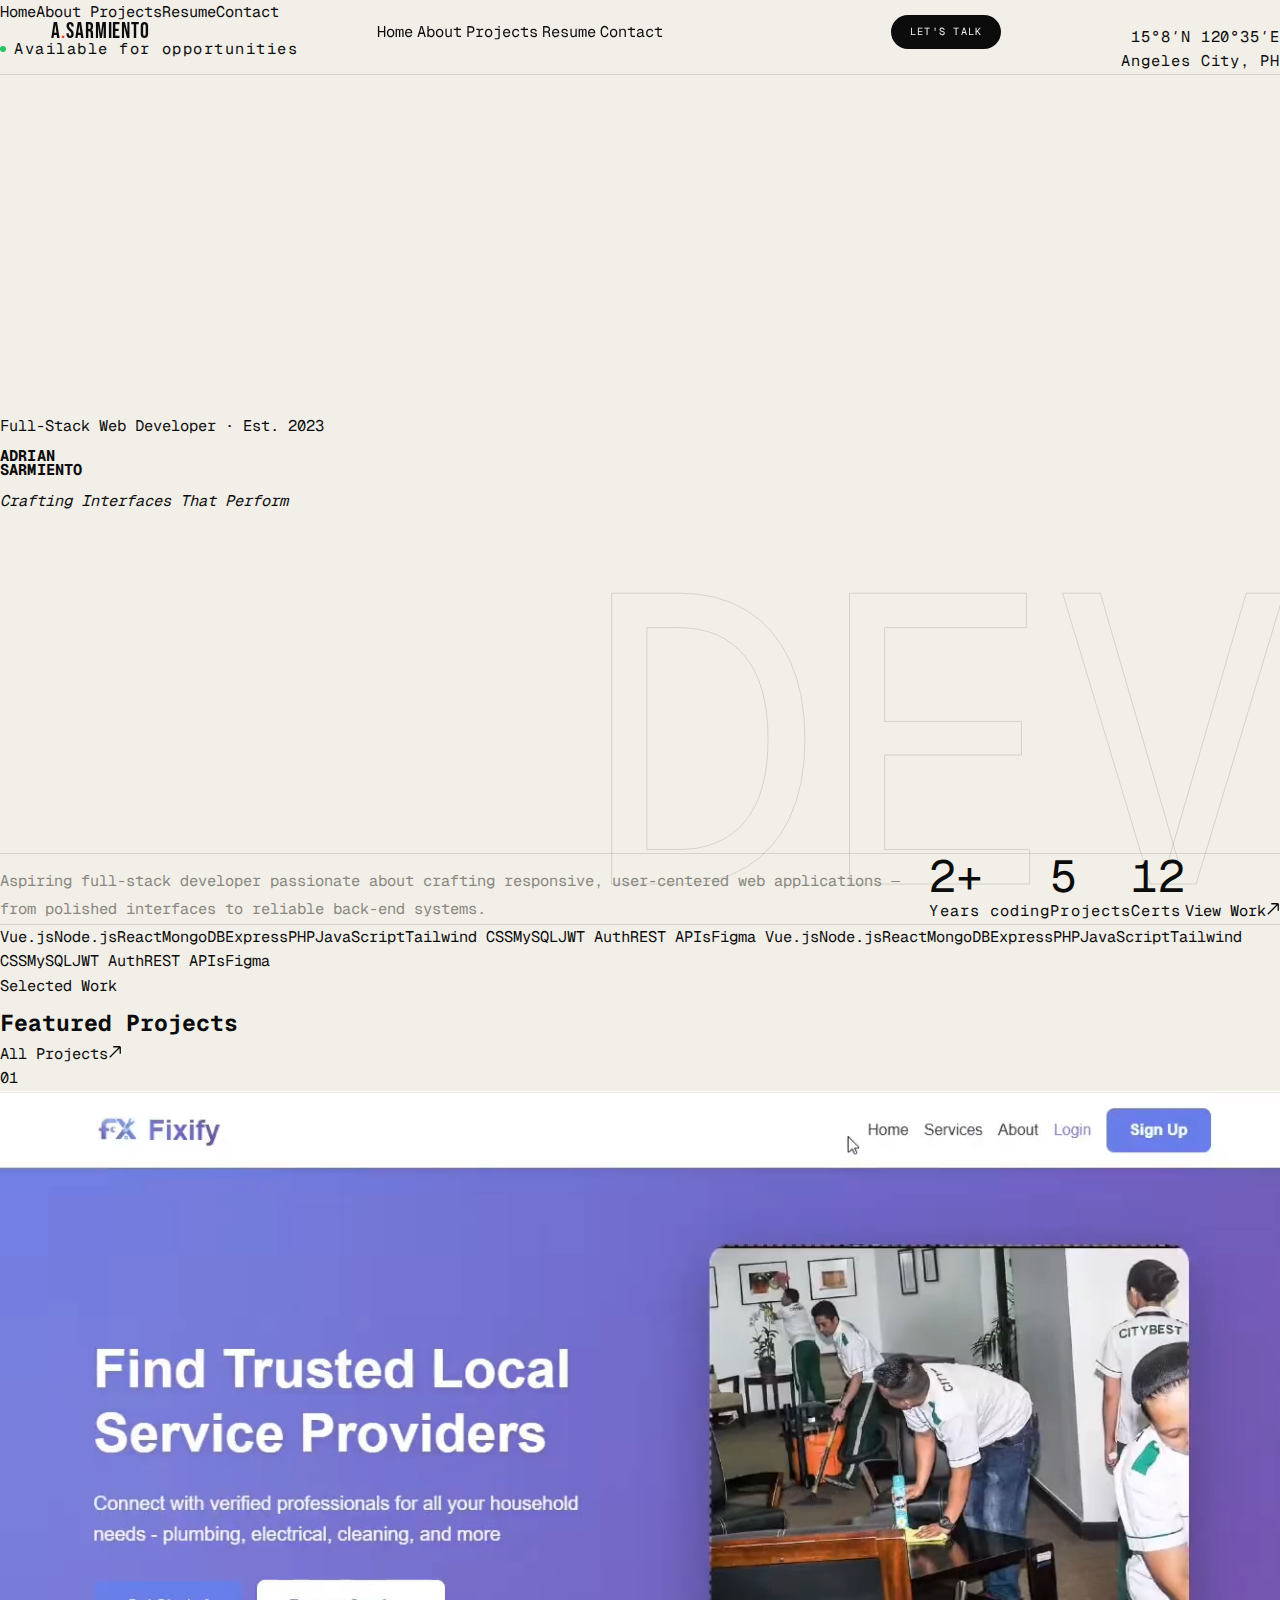
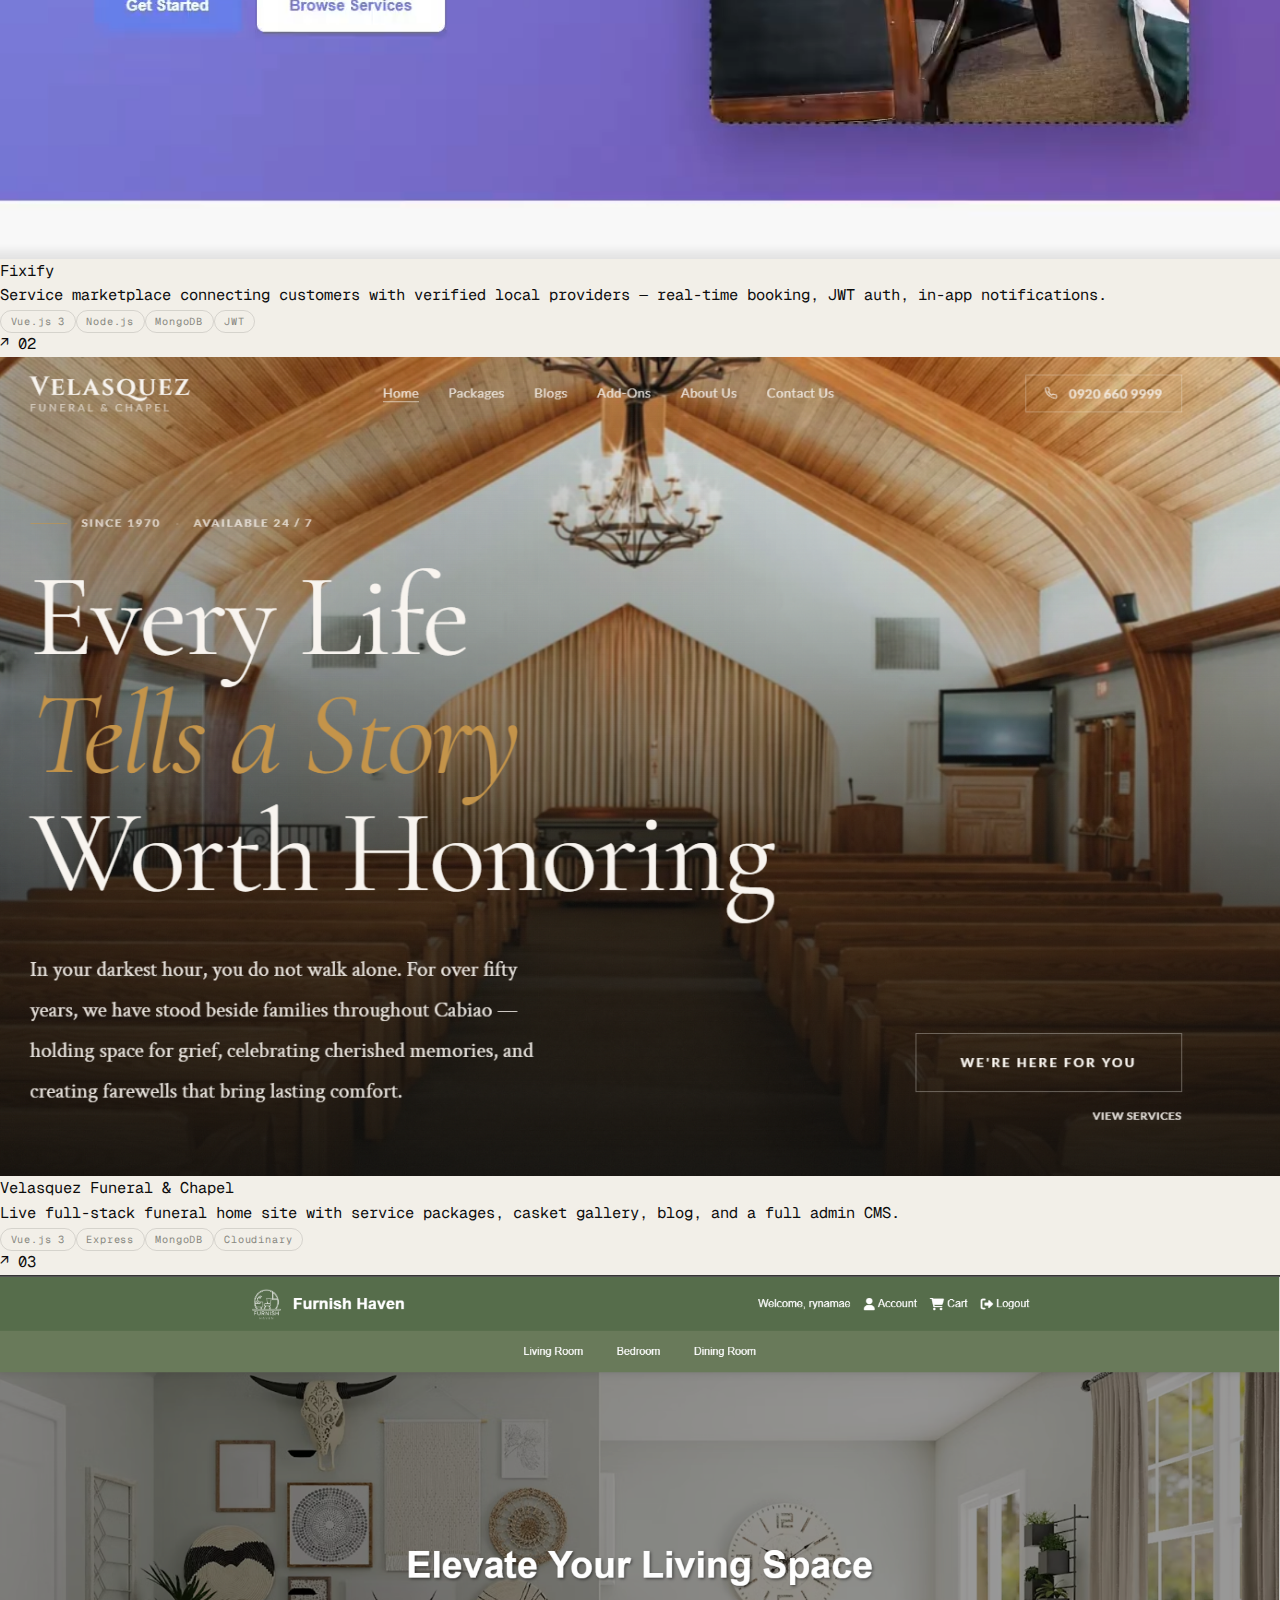
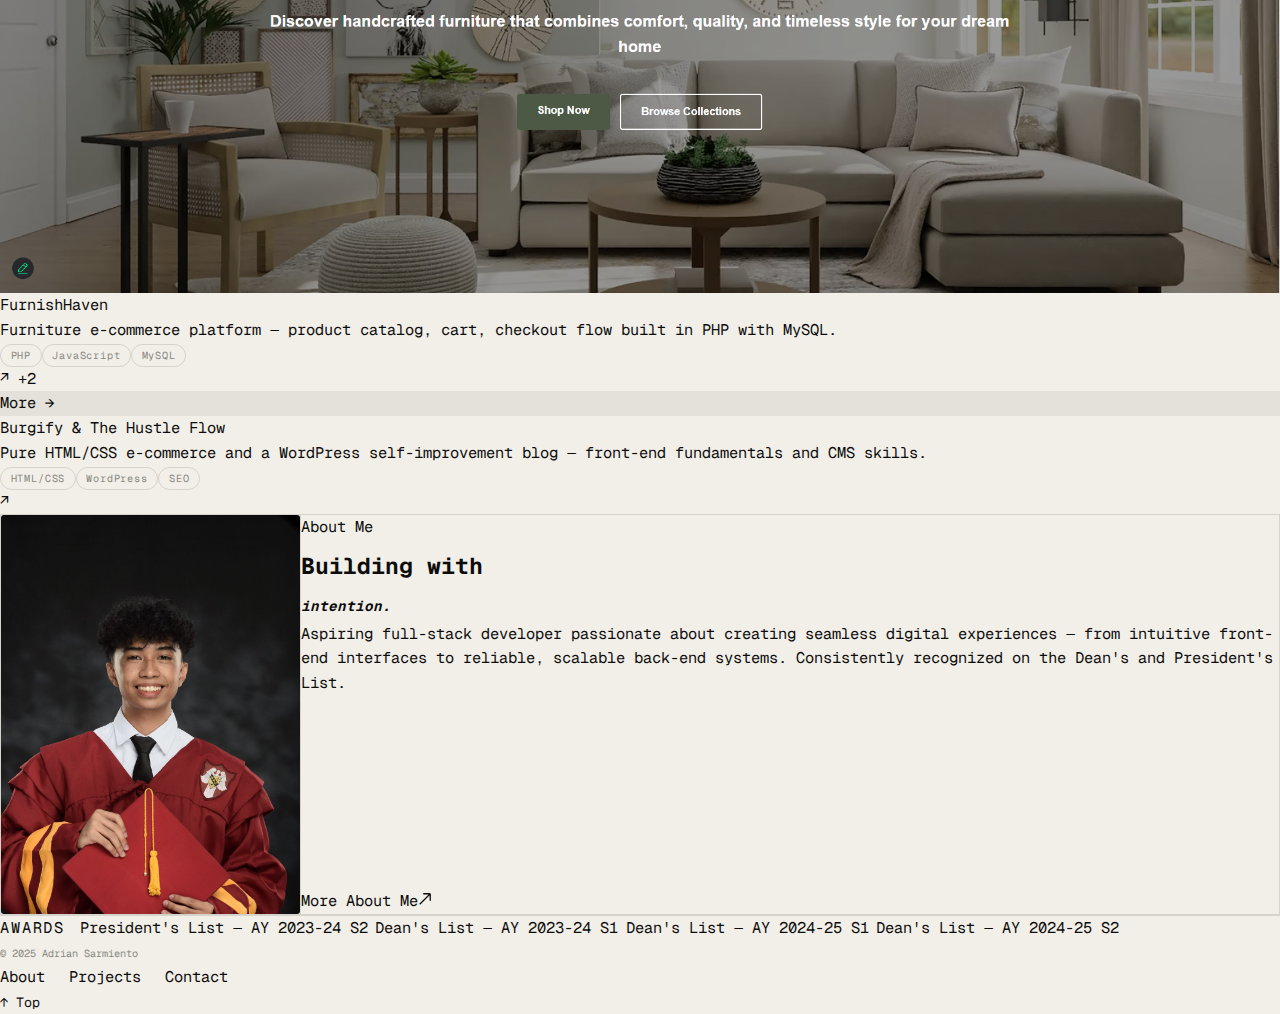
<file: index.html>
<!DOCTYPE html>
<html lang="en">
<head>
<meta charset="UTF-8"><meta name="viewport" content="width=device-width,initial-scale=1">
<title>Adrian Sarmiento — Full-Stack Web Developer</title>
<meta name="description" content="Aspiring full-stack developer from Angeles City, PH. Building responsive, user-centered web applications.">
<link rel="stylesheet" href="style.css">
<style>
/* ── Hero (home-only) ──────────────────────────────────────── */
.hero{
  min-height:100vh;
  display:flex;flex-direction:column;
  /* top padding = nav height + breathing room */
  padding-top:calc(var(--nav-h) + var(--sp-2));
  padding-bottom:var(--sp-3);
  border-bottom:1px solid var(--line);
  position:relative;overflow:hidden;
}
/* Ghost watermark — absolutely positioned, purely decorative, z-index 0 */
.hero-ghost{
  position:absolute;
  right:-.02em;bottom:-.05em;
  font-family:var(--f-display);
  font-size:clamp(25vw,32vw,38vw);
  line-height:1;letter-spacing:-.02em;
  color:transparent;
  -webkit-text-stroke:1px var(--line);
  pointer-events:none;user-select:none;
  z-index:0;
}
.hero .c{position:relative;z-index:1;flex:1;display:flex;flex-direction:column;justify-content:space-between;gap:var(--sp-3)}
/* top meta bar */
.hero-meta{display:flex;justify-content:space-between;align-items:center;padding-bottom:var(--sp-2);border-bottom:1px solid var(--line)}
.hero-status{display:flex;align-items:center;gap:.5rem;font-family:var(--f-mono);font-size:var(--t-2xs);letter-spacing:.1em;color:var(--ash2)}
.dot-live{width:6px;height:6px;background:#22c55e;border-radius:50%;animation:live 2.5s ease-in-out infinite;flex-shrink:0}
@keyframes live{0%,100%{opacity:1;transform:scale(1)}50%{opacity:.3;transform:scale(.55)}}
.hero-coords{font-family:var(--f-mono);font-size:var(--t-2xs);color:var(--ash2);text-align:right;letter-spacing:.06em;line-height:1.6}
/* name */
.hero-name{font-family:var(--f-display);font-size:var(--t-4xl);line-height:.88;letter-spacing:.01em;text-transform:uppercase}
.hero-name em{font-family:var(--f-serif);font-style:italic;font-size:.58em;color:var(--ash2);text-transform:none;letter-spacing:0;vertical-align:.06em}
/* bottom row */
.hero-foot{display:grid;grid-template-columns:1fr auto auto;gap:var(--sp-3);align-items:end;padding-top:var(--sp-2);border-top:1px solid var(--line)}
.hero-desc{font-family:var(--f-mono);font-size:var(--t-sm);color:var(--ash);line-height:1.85}
.hero-stats{display:flex;gap:var(--sp-3);flex-shrink:0}
.stat-n{font-family:var(--f-display);font-size:clamp(2rem,3.5vw,3rem);line-height:1;display:block}
.stat-l{font-family:var(--f-mono);font-size:var(--t-2xs);color:var(--ash2);letter-spacing:.07em}
/* about block (home teaser) */
.about-block{display:grid;grid-template-columns:300px 1fr;border:1px solid var(--line)}
.about-img-col{border-right:1px solid var(--line);padding:var(--sp-3)}
.about-img{width:100%;aspect-ratio:3/4;background:var(--cream);border-radius:3px;position:relative;overflow:hidden}
.about-img-lbl{position:absolute;bottom:.75rem;left:.75rem;font-family:var(--mono);font-size:var(--t-2xs);color:rgba(255,255,255,.75);letter-spacing:.06em;z-index:2;text-shadow:0 1px 4px rgba(0,0,0,.4)}
.about-txt-col{padding:var(--sp-3);display:flex;flex-direction:column;justify-content:space-between;gap:var(--sp-3)}
.awards-strip{display:flex;flex-wrap:wrap;gap:.45rem;align-items:center;padding:var(--sp-2) 0;border-top:1px solid var(--line)}
.awards-lbl{font-family:var(--f-mono);font-size:var(--t-2xs);color:var(--ash2);letter-spacing:.12em;text-transform:uppercase;margin-right:.5rem}
@media(max-width:900px){
  .hero-name{font-size:clamp(3.5rem,17vw,8rem)}
  .hero-foot{grid-template-columns:1fr;gap:var(--sp-2)}
  .about-block{grid-template-columns:1fr}
  .about-img-col{border-right:none;border-bottom:1px solid var(--line)}
  .about-img{aspect-ratio:16/9}
}
</style>
</head>
<body>
<div class="cursor" aria-hidden="true"></div>
<div class="progress" aria-hidden="true"></div>
<nav class="nav" aria-label="Main navigation">
  <div class="nav-inner">
    <a href="index.html" class="nav-logo">A<span>.</span>SARMIENTO</a>
    <ul class="nav-links" role="list">
      <li><a href="index.html"    class="nav-a">Home</a></li>
      <li><a href="about.html"    class="nav-a">About</a></li>
      <li><a href="projects.html" class="nav-a">Projects</a></li>
      <li><a href="resume.html"   class="nav-a">Resume</a></li>
      <li><a href="contact.html"  class="nav-a">Contact</a></li>
    </ul>
    <a href="contact.html" class="nav-cta">Let's Talk</a>
    <button class="hbg" id="hbg" aria-label="Toggle menu" aria-expanded="false"><span></span><span></span><span></span></button>
  </div>
</nav>
<div class="drawer" id="drw" role="dialog" aria-label="Mobile menu">
  <a href="index.html">Home</a><a href="about.html">About</a>
  <a href="projects.html">Projects</a><a href="resume.html">Resume</a><a href="contact.html">Contact</a>
</div>

<!-- ── HERO ─────────────────────────────────────────────────── -->
<section class="hero" aria-label="Introduction">
  <div class="hero-ghost" aria-hidden="true">DEV</div>
  <div class="c">

    <div class="hero-meta">
      <span class="hero-status"><span class="dot-live"></span>Available for opportunities</span>
      <span class="hero-coords">15°8′N 120°35′E<br>Angeles City, PH</span>
    </div>

    <div>
      <p class="lbl rv" style="margin-bottom:.75rem">Full-Stack Web Developer · Est. 2023</p>
      <h1 class="hero-name rv d-1">Adrian<br>Sarmiento</h1>
      <p class="rv d-2" style="font-family:var(--f-serif);font-style:italic;font-size:var(--t-lg);color:var(--ash2);margin-top:.75rem;">Crafting Interfaces That Perform</p>
    </div>

    <div class="hero-foot">
      <p class="hero-desc rv">Aspiring full-stack developer passionate about crafting responsive, user-centered web applications — from polished interfaces to reliable back-end systems.</p>
      <div class="hero-stats rv d-2">
        <div><span class="stat-n">2+</span><span class="stat-l">Years coding</span></div>
        <div><span class="stat-n">5</span><span class="stat-l">Projects</span></div>
        <div><span class="stat-n">12</span><span class="stat-l">Certs</span></div>
      </div>
      <div class="rv d-3">
        <a href="projects.html" class="btn btn-k"><span>View Work</span><svg class="ic" width="14" height="14" viewBox="0 0 16 16" fill="none" stroke="currentColor" stroke-width="1.5" aria-hidden="true"><path d="M2 14L14 2M14 2H6M14 2v8"/></svg></a>
      </div>
    </div>

  </div>
</section>

<!-- ── TICKER ───────────────────────────────────────────────── -->
<div class="ticker" aria-hidden="true"><div class="ticker-t">
  <span class="ticker-i"><span class="ticker-d"></span>Vue.js</span><span class="ticker-i"><span class="ticker-d"></span>Node.js</span><span class="ticker-i"><span class="ticker-d"></span>React</span><span class="ticker-i"><span class="ticker-d"></span>MongoDB</span><span class="ticker-i"><span class="ticker-d"></span>Express</span><span class="ticker-i"><span class="ticker-d"></span>PHP</span><span class="ticker-i"><span class="ticker-d"></span>JavaScript</span><span class="ticker-i"><span class="ticker-d"></span>Tailwind CSS</span><span class="ticker-i"><span class="ticker-d"></span>MySQL</span><span class="ticker-i"><span class="ticker-d"></span>JWT Auth</span><span class="ticker-i"><span class="ticker-d"></span>REST APIs</span><span class="ticker-i"><span class="ticker-d"></span>Figma</span>
  <span class="ticker-i"><span class="ticker-d"></span>Vue.js</span><span class="ticker-i"><span class="ticker-d"></span>Node.js</span><span class="ticker-i"><span class="ticker-d"></span>React</span><span class="ticker-i"><span class="ticker-d"></span>MongoDB</span><span class="ticker-i"><span class="ticker-d"></span>Express</span><span class="ticker-i"><span class="ticker-d"></span>PHP</span><span class="ticker-i"><span class="ticker-d"></span>JavaScript</span><span class="ticker-i"><span class="ticker-d"></span>Tailwind CSS</span><span class="ticker-i"><span class="ticker-d"></span>MySQL</span><span class="ticker-i"><span class="ticker-d"></span>JWT Auth</span><span class="ticker-i"><span class="ticker-d"></span>REST APIs</span><span class="ticker-i"><span class="ticker-d"></span>Figma</span>
</div></div>

<!-- ── FEATURED PROJECTS ────────────────────────────────────── -->
<section class="s ruled-b"><div class="c">
  <div class="sh">
    <div><p class="lbl rv" style="margin-bottom:.4rem">Selected Work</p><h2 class="d2 rv d-1">Featured Projects</h2></div>
    <a href="projects.html" class="btn btn-o rv d-1"><span>All Projects</span><svg class="ic" width="14" height="14" viewBox="0 0 16 16" fill="none" stroke="currentColor" stroke-width="1.5"><path d="M2 14L14 2M14 2H6M14 2v8"/></svg></a>
  </div>
  <a href="projects.html#fixify" class="prow rv"><span class="pn">01</span><div class="ptmb">
  <img src="images/thumb-fixify.jpg" alt="Fixify" 
       style="width:100%;height:100%;object-fit:cover;">
</div><div class="pi"><div class="ptitle">Fixify</div><p class="pdesc">Service marketplace connecting customers with verified local providers — real-time booking, JWT auth, in-app notifications.</p><div class="tags"><span class="tag">Vue.js 3</span><span class="tag">Node.js</span><span class="tag">MongoDB</span><span class="tag">JWT</span></div></div><span class="parr">↗</span></a>
  <a href="projects.html#velasquez" class="prow rv d-1"><span class="pn">02</span><div class="ptmb">
  <img src="images/thumb-velasquez.jpg" alt="Velasquez Funeral &amp; Chapel" 
       style="width:100%;height:100%;object-fit:cover;">
</div><div class="pi"><div class="ptitle">Velasquez Funeral &amp; Chapel</div><p class="pdesc">Live full-stack funeral home site with service packages, casket gallery, blog, and a full admin CMS.</p><div class="tags"><span class="tag">Vue.js 3</span><span class="tag">Express</span><span class="tag">MongoDB</span><span class="tag">Cloudinary</span></div></div><span class="parr">↗</span></a>
  <a href="projects.html#furnishhaven" class="prow rv d-2"><span class="pn">03</span><div class="ptmb">
  <img src="images/thumb-furnishhaven.jpg" alt="FurnishHaven" 
       style="width:100%;height:100%;object-fit:cover;">
</div><div class="pi"><div class="ptitle">FurnishHaven</div><p class="pdesc">Furniture e-commerce platform — product catalog, cart, checkout flow built in PHP with MySQL.</p><div class="tags"><span class="tag">PHP</span><span class="tag">JavaScript</span><span class="tag">MySQL</span></div></div><span class="parr">↗</span></a>
  <a href="projects.html" class="prow rv d-3"><span class="pn" style="font-size:var(--t-lg);color:var(--ash2)">+2</span><div class="ptmb" style="background:var(--ghost)"><div class="ph" style="background:transparent;color:var(--ash2)">More →</div></div><div class="pi"><div class="ptitle" style="color:var(--ash2)">Burgify &amp; The Hustle Flow</div><p class="pdesc" style="color:var(--ash2)">Pure HTML/CSS e-commerce and a WordPress self-improvement blog — front-end fundamentals and CMS skills.</p><div class="tags"><span class="tag">HTML/CSS</span><span class="tag">WordPress</span><span class="tag">SEO</span></div></div><span class="parr" style="color:var(--ash2)">↗</span></a>
</div></section>

<!-- ── ABOUT TEASER ─────────────────────────────────────────── -->
<section class="s"><div class="c">
  <div class="about-block">
    <div class="about-img-col">
      <div class="about-img" role="img" aria-label="Profile photo of Adrian Sarmiento">
        <!-- Replace the img tag below with your photo -->
        <img src="images/profile.png" alt="Adrian Sarmiento"
             style="position:absolute;inset:0;width:100%;height:100%;object-fit:cover;object-position:center top;"
             onerror="this.style.display='none'">
        <!-- Fallback shown only if image is missing -->
        <div class="ph" style="position:absolute;inset:0;z-index:-1">
          <svg width="36" height="36" viewBox="0 0 24 24" fill="none" stroke="currentColor" stroke-width="1" opacity="0.2"><circle cx="12" cy="8" r="5"/><path d="M3 21a9 9 0 0 1 18 0"/></svg>
          Add profile.jpg to images/
        </div>
      </div>
    </div>
    <div class="about-txt-col">
      <div>
        <p class="lbl rv" style="margin-bottom:.5rem">About Me</p>
        <h2 class="d2 rv d-1" style="margin-bottom:var(--sp-2)">Building with<br><span style="font-family:var(--f-serif);font-style:italic;text-transform:none;font-size:.62em;letter-spacing:0">intention.</span></h2>
        <p class="body rv d-2">Aspiring full-stack developer passionate about creating seamless digital experiences — from intuitive front-end interfaces to reliable, scalable back-end systems. Consistently recognized on the Dean's and President's List.</p>
      </div>
      <div class="rv d-3"><a href="about.html" class="btn btn-o"><span>More About Me</span><svg class="ic" width="14" height="14" viewBox="0 0 16 16" fill="none" stroke="currentColor" stroke-width="1.5"><path d="M2 14L14 2M14 2H6M14 2v8"/></svg></a></div>
    </div>
  </div>
  <div class="awards-strip rv">
    <span class="awards-lbl">Awards</span>
    <span class="aw aw-hi">President's List — AY 2023-24 S2</span>
    <span class="aw">Dean's List — AY 2023-24 S1</span>
    <span class="aw">Dean's List — AY 2024-25 S1</span>
    <span class="aw">Dean's List — AY 2024-25 S2</span>
  </div>
</div></section>

<footer class="footer"><div class="c"><div class="footer-r">
  <span class="footer-copy">© 2025 Adrian Sarmiento</span>
  <div class="footer-links">
    <a href="about.html"    class="footer-a">About</a>
    <a href="projects.html" class="footer-a">Projects</a>
    <a href="contact.html"  class="footer-a">Contact</a>
  </div>
</div></div></footer>
<button class="btt" id="btt" aria-label="Back to top">↑ Top</button>
<script src="main.js"></script>
</body></html>
</file>
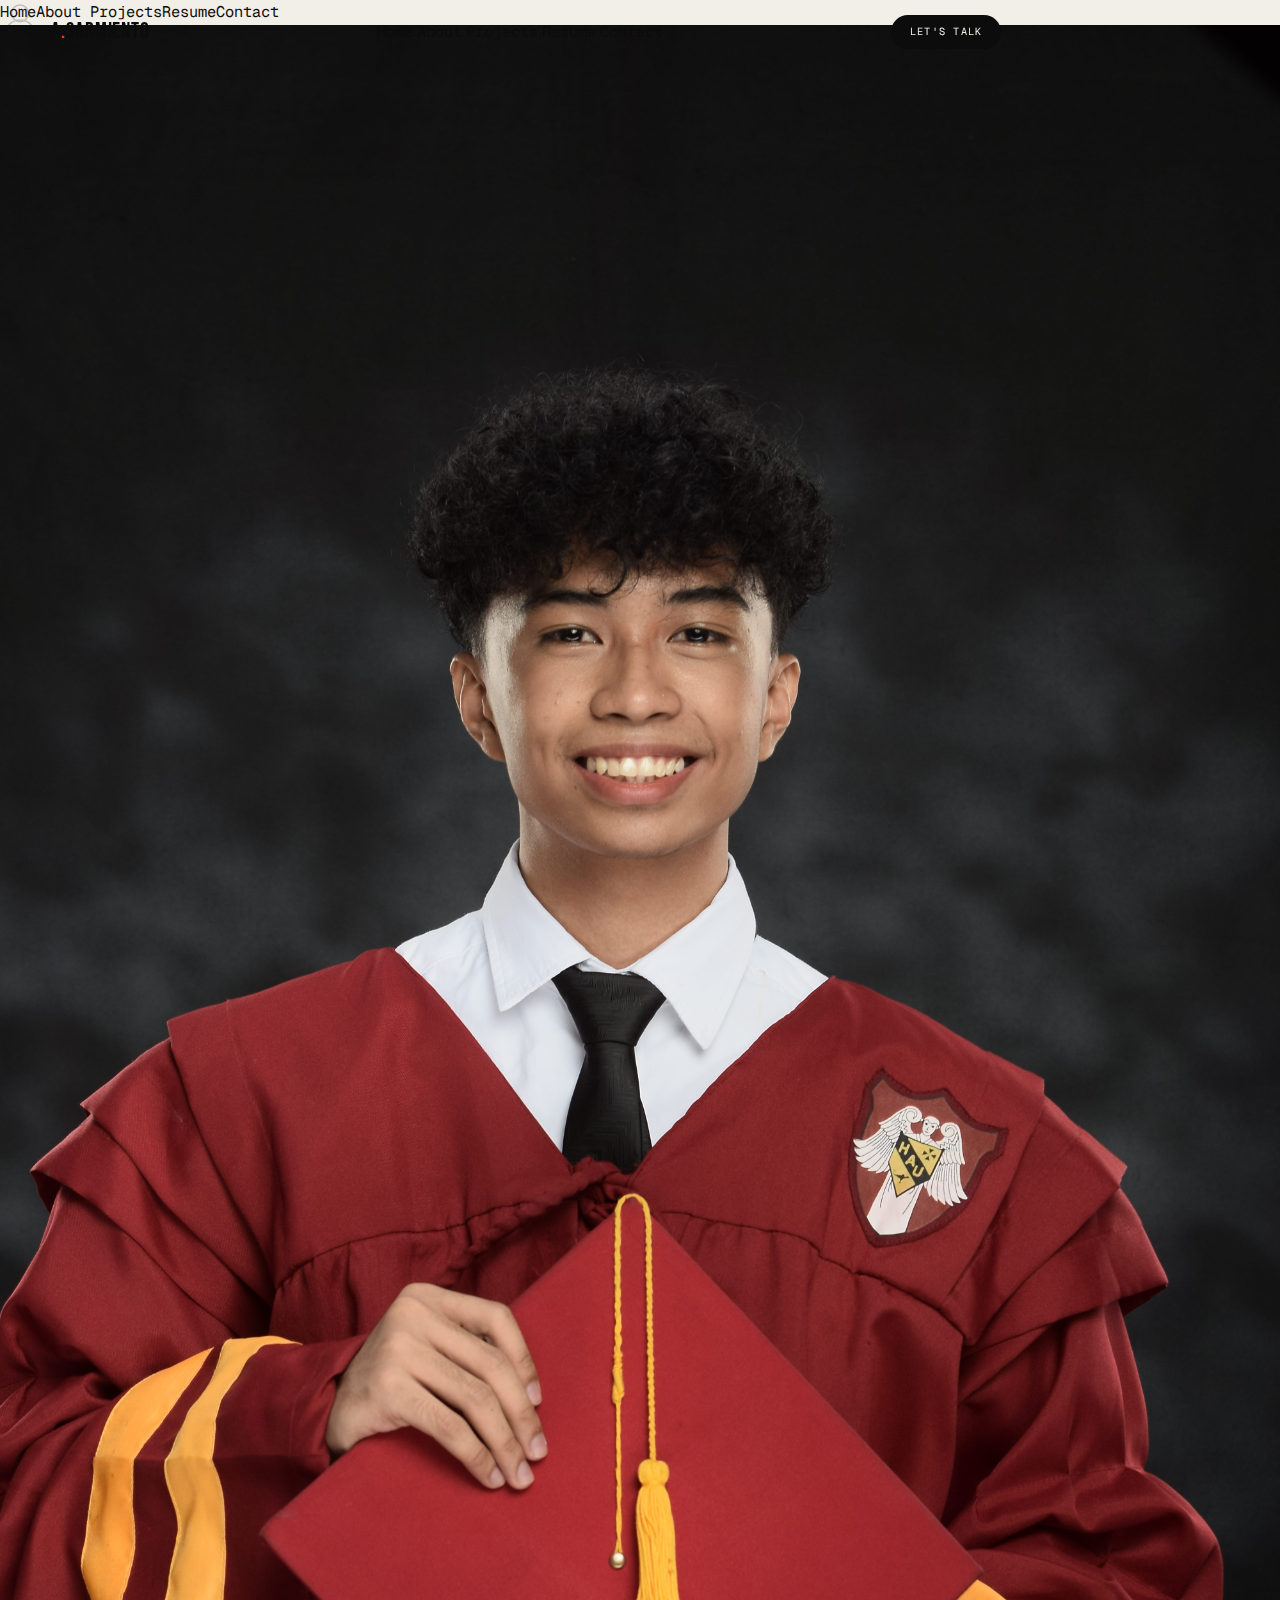
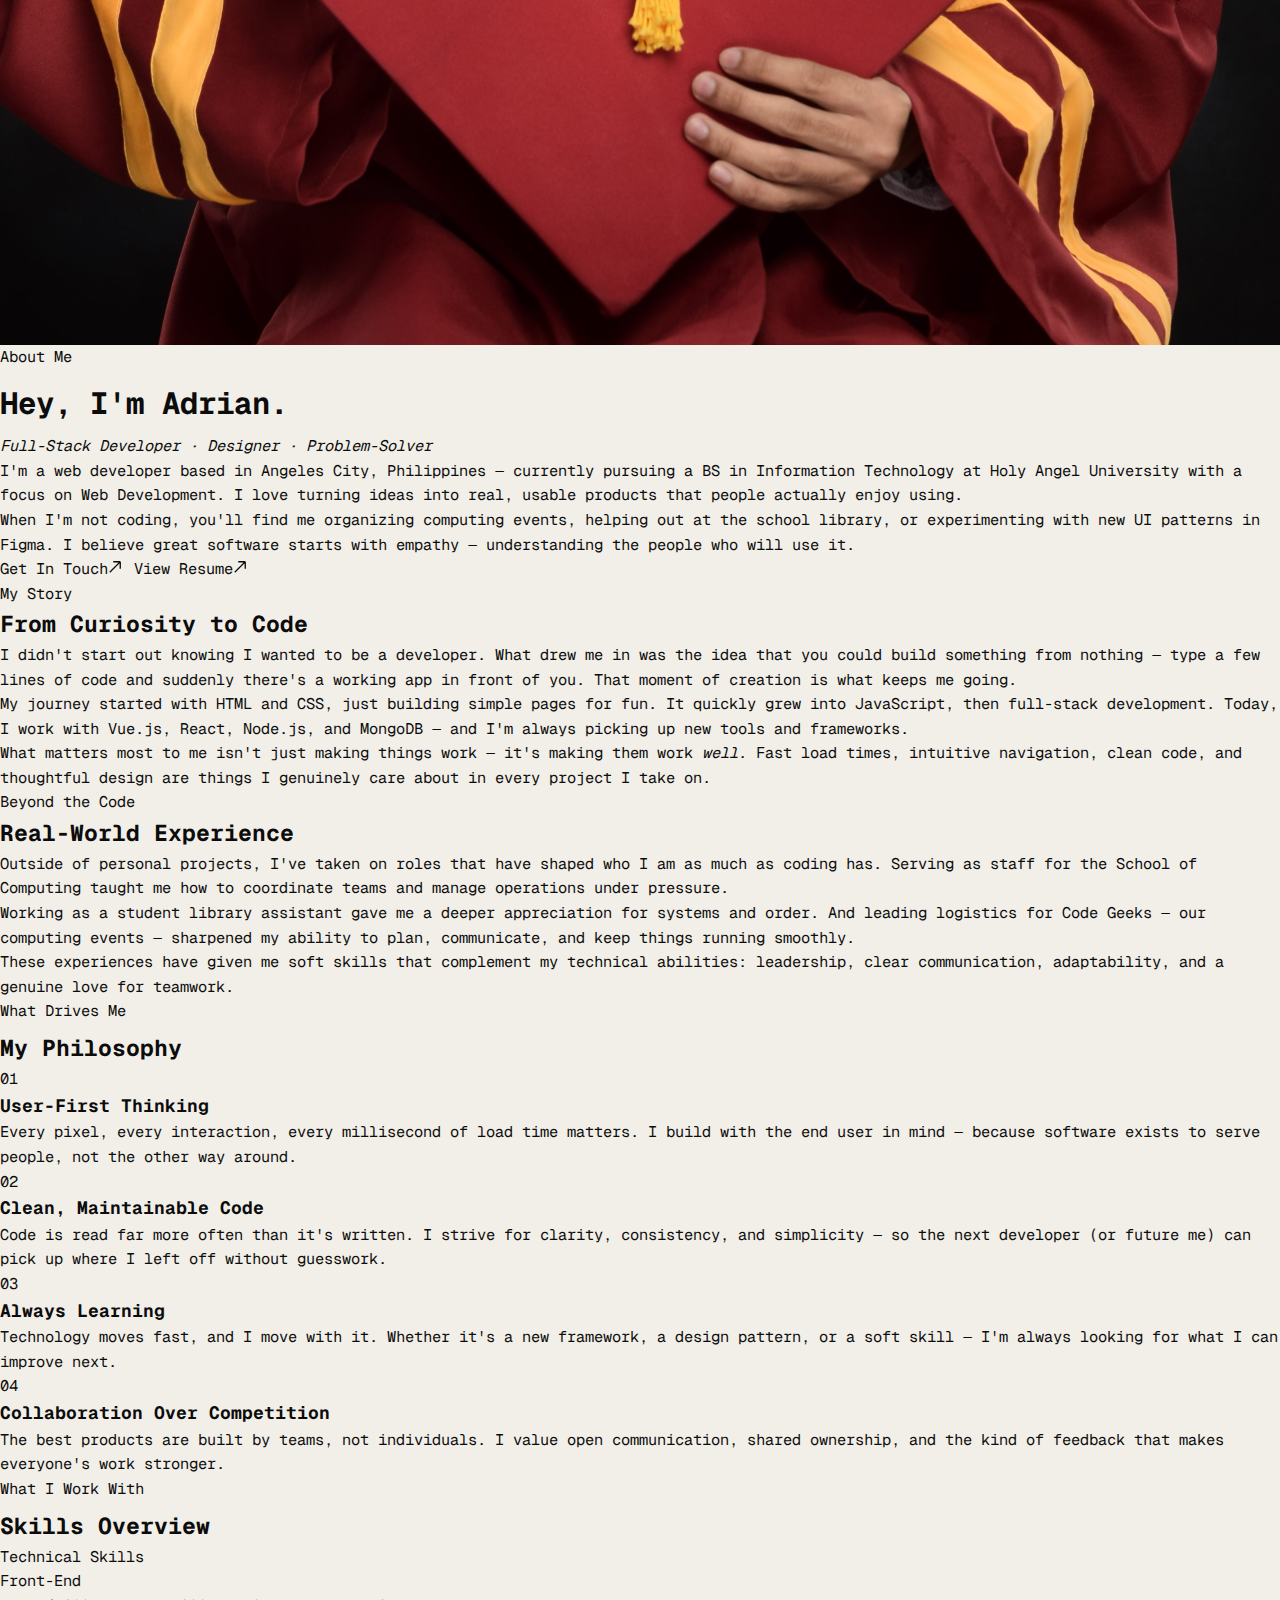
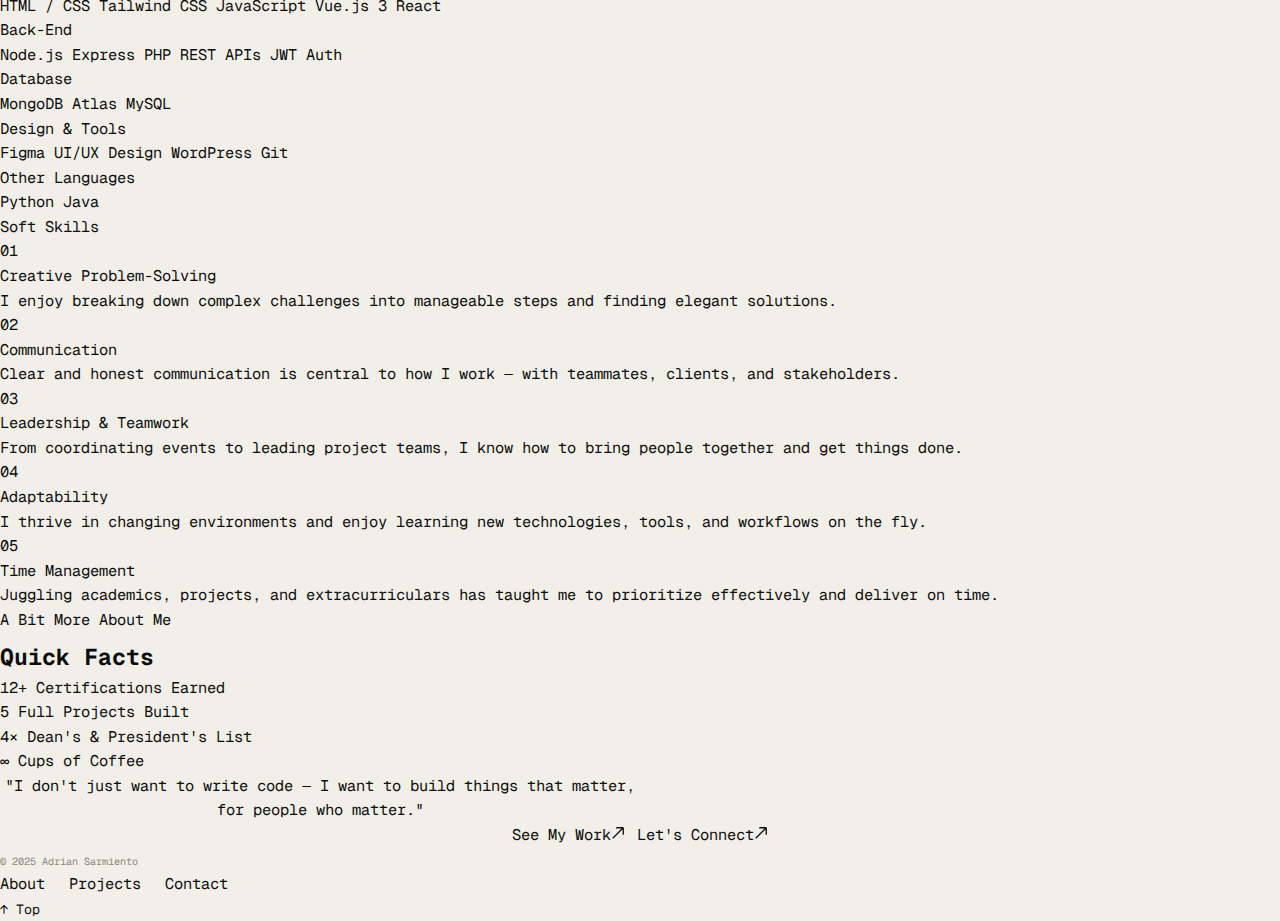
<file: about.html>
<!DOCTYPE html>
<html lang="en">
<head>
<meta charset="UTF-8"><meta name="viewport" content="width=device-width,initial-scale=1">
<title>About — Adrian Sarmiento</title>
<link rel="stylesheet" href="style.css">
</head>
<body>
<div class="cursor" aria-hidden="true"></div>
<div class="progress" aria-hidden="true"></div>
<nav class="nav" aria-label="Main navigation">
  <div class="nav-inner">
    <a href="index.html" class="nav-logo">A<span>.</span>SARMIENTO</a>
    <ul class="nav-links" role="list">
      <li><a href="index.html"    class="nav-a">Home</a></li>
      <li><a href="about.html"    class="nav-a">About</a></li>
      <li><a href="projects.html" class="nav-a">Projects</a></li>
      <li><a href="resume.html"   class="nav-a">Resume</a></li>
      <li><a href="contact.html"  class="nav-a">Contact</a></li>
    </ul>
    <a href="contact.html" class="nav-cta">Let's Talk</a>
    <button class="hbg" id="hbg" aria-label="Toggle menu" aria-expanded="false"><span></span><span></span><span></span></button>
  </div>
</nav>
<div class="drawer" id="drw" role="dialog" aria-label="Mobile menu">
  <a href="index.html">Home</a><a href="about.html">About</a>
  <a href="projects.html">Projects</a><a href="resume.html">Resume</a><a href="contact.html">Contact</a>
</div>

<!-- ── PAGE HERO ────────────────────────────────────────────── -->
<header class="s-page ruled-b">
  <div class="c">
    <div class="about-hero">
      <!-- Photo -->
      <div class="about-photo rv" role="img" aria-label="Profile photo of Adrian Sarmiento">
        <img src="images/profile.png" alt="Adrian Sarmiento">
        <div class="ph" style="position:absolute;inset:0;z-index:-1">
          <svg width="40" height="40" viewBox="0 0 24 24" fill="none" stroke="currentColor" stroke-width="1" opacity="0.2"><circle cx="12" cy="8" r="5"/><path d="M3 21a9 9 0 0 1 18 0"/></svg>
          Add profile.jpg to images/
        </div>
      </div>
      <!-- Intro text -->
      <div class="about-intro">
        <p class="lbl rv" style="margin-bottom:.6rem">About Me</p>
        <h1 class="d2 rv d-1" style="margin-bottom:.4rem">Hey, I'm Adrian.</h1>
        <p class="rv d-2" style="font-family:var(--f-serif);font-style:italic;font-size:var(--t-lg);color:var(--ash2);margin-bottom:var(--sp-2)">Full-Stack Developer · Designer · Problem-Solver</p>
        <p class="body rv d-3" style="margin-bottom:var(--sp-2)">I'm a web developer based in Angeles City, Philippines — currently pursuing a BS in Information Technology at Holy Angel University with a focus on Web Development. I love turning ideas into real, usable products that people actually enjoy using.</p>
        <p class="body rv d-4">When I'm not coding, you'll find me organizing computing events, helping out at the school library, or experimenting with new UI patterns in Figma. I believe great software starts with empathy — understanding the people who will use it.</p>
        <div class="rv d-5" style="display:flex;gap:.75rem;flex-wrap:wrap;margin-top:var(--sp-2)">
          <a href="contact.html" class="btn btn-k"><span>Get In Touch</span><svg class="ic" width="14" height="14" viewBox="0 0 16 16" fill="none" stroke="currentColor" stroke-width="1.5"><path d="M2 14L14 2M14 2H6M14 2v8"/></svg></a>
          <a href="resume.html" class="btn btn-o"><span>View Resume</span><svg class="ic" width="14" height="14" viewBox="0 0 16 16" fill="none" stroke="currentColor" stroke-width="1.5"><path d="M2 14L14 2M14 2H6M14 2v8"/></svg></a>
        </div>
      </div>
    </div>
  </div>
</header>

<!-- ── MY STORY ───────────────────────────────────────────────── -->
<section class="s ruled-b"><div class="c">
  <div class="g2">
    <div>
      <p class="lbl rv" style="margin-bottom:var(--sp-2)">My Story</p>
      <h2 class="d1 rv d-1" style="margin-bottom:var(--sp-2)">From Curiosity to Code</h2>
      <p class="body rv d-2" style="margin-bottom:var(--sp-2)">I didn't start out knowing I wanted to be a developer. What drew me in was the idea that you could build something from nothing — type a few lines of code and suddenly there's a working app in front of you. That moment of creation is what keeps me going.</p>
      <p class="body rv d-3" style="margin-bottom:var(--sp-2)">My journey started with HTML and CSS, just building simple pages for fun. It quickly grew into JavaScript, then full-stack development. Today, I work with Vue.js, React, Node.js, and MongoDB — and I'm always picking up new tools and frameworks.</p>
      <p class="body rv d-4">What matters most to me isn't just making things work — it's making them work <em>well</em>. Fast load times, intuitive navigation, clean code, and thoughtful design are things I genuinely care about in every project I take on.</p>
    </div>
    <div>
      <p class="lbl rv" style="margin-bottom:var(--sp-2)">Beyond the Code</p>
      <h2 class="d1 rv d-1" style="margin-bottom:var(--sp-2)">Real-World Experience</h2>
      <p class="body rv d-2" style="margin-bottom:var(--sp-2)">Outside of personal projects, I've taken on roles that have shaped who I am as much as coding has. Serving as staff for the School of Computing taught me how to coordinate teams and manage operations under pressure.</p>
      <p class="body rv d-3" style="margin-bottom:var(--sp-2)">Working as a student library assistant gave me a deeper appreciation for systems and order. And leading logistics for Code Geeks — our computing events — sharpened my ability to plan, communicate, and keep things running smoothly.</p>
      <p class="body rv d-4">These experiences have given me soft skills that complement my technical abilities: leadership, clear communication, adaptability, and a genuine love for teamwork.</p>
    </div>
  </div>
</div></section>

<!-- ── PHILOSOPHY ─────────────────────────────────────────────── -->
<section class="s ruled-b"><div class="c">
  <div class="sh"><div><p class="lbl rv" style="margin-bottom:.4rem">What Drives Me</p><h2 class="d2 rv d-1">My Philosophy</h2></div></div>
  <div class="about-philosophy">
    <div class="philosophy-card rv d-1">
      <span class="philosophy-icon">01</span>
      <h3 class="philosophy-title">User-First Thinking</h3>
      <p class="philosophy-text">Every pixel, every interaction, every millisecond of load time matters. I build with the end user in mind — because software exists to serve people, not the other way around.</p>
    </div>
    <div class="philosophy-card rv d-2">
      <span class="philosophy-icon">02</span>
      <h3 class="philosophy-title">Clean, Maintainable Code</h3>
      <p class="philosophy-text">Code is read far more often than it's written. I strive for clarity, consistency, and simplicity — so the next developer (or future me) can pick up where I left off without guesswork.</p>
    </div>
    <div class="philosophy-card rv d-3">
      <span class="philosophy-icon">03</span>
      <h3 class="philosophy-title">Always Learning</h3>
      <p class="philosophy-text">Technology moves fast, and I move with it. Whether it's a new framework, a design pattern, or a soft skill — I'm always looking for what I can improve next.</p>
    </div>
    <div class="philosophy-card rv d-4">
      <span class="philosophy-icon">04</span>
      <h3 class="philosophy-title">Collaboration Over Competition</h3>
      <p class="philosophy-text">The best products are built by teams, not individuals. I value open communication, shared ownership, and the kind of feedback that makes everyone's work stronger.</p>
    </div>
  </div>
</div></section>

<!-- ── SKILLS OVERVIEW ───────────────────────────────────────── -->
<section class="s ruled-b"><div class="c">
  <div class="sh"><div><p class="lbl rv" style="margin-bottom:.4rem">What I Work With</p><h2 class="d2 rv d-1">Skills Overview</h2></div></div>
  <div class="g2">
    <!-- Technical Skills -->
    <div>
      <p class="lbl rv" style="margin-bottom:var(--sp-2)">Technical Skills</p>
      <div class="about-skills-group rv d-1">
        <div class="about-skill-cat">
          <span class="about-skill-cat-label">Front-End</span>
          <div class="skill-pills">
            <span class="skill-pill">HTML / CSS</span>
            <span class="skill-pill">Tailwind CSS</span>
            <span class="skill-pill">JavaScript</span>
            <span class="skill-pill">Vue.js 3</span>
            <span class="skill-pill">React</span>
          </div>
        </div>
        <div class="about-skill-cat">
          <span class="about-skill-cat-label">Back-End</span>
          <div class="skill-pills">
            <span class="skill-pill">Node.js</span>
            <span class="skill-pill">Express</span>
            <span class="skill-pill">PHP</span>
            <span class="skill-pill">REST APIs</span>
            <span class="skill-pill">JWT Auth</span>
          </div>
        </div>
        <div class="about-skill-cat">
          <span class="about-skill-cat-label">Database</span>
          <div class="skill-pills">
            <span class="skill-pill">MongoDB Atlas</span>
            <span class="skill-pill">MySQL</span>
          </div>
        </div>
        <div class="about-skill-cat">
          <span class="about-skill-cat-label">Design &amp; Tools</span>
          <div class="skill-pills">
            <span class="skill-pill">Figma</span>
            <span class="skill-pill">UI/UX Design</span>
            <span class="skill-pill">WordPress</span>
            <span class="skill-pill">Git</span>
          </div>
        </div>
        <div class="about-skill-cat">
          <span class="about-skill-cat-label">Other Languages</span>
          <div class="skill-pills">
            <span class="skill-pill">Python</span>
            <span class="skill-pill">Java</span>
          </div>
        </div>
      </div>
    </div>
    <!-- Soft Skills -->
    <div>
      <p class="lbl rv" style="margin-bottom:var(--sp-2)">Soft Skills</p>
      <div class="about-soft-skills rv d-2">
        <div class="soft-skill-item">
          <div class="soft-skill-icon">01</div>
          <div>
            <div class="soft-skill-name">Creative Problem-Solving</div>
            <p class="soft-skill-text">I enjoy breaking down complex challenges into manageable steps and finding elegant solutions.</p>
          </div>
        </div>
        <div class="soft-skill-item">
          <div class="soft-skill-icon">02</div>
          <div>
            <div class="soft-skill-name">Communication</div>
            <p class="soft-skill-text">Clear and honest communication is central to how I work — with teammates, clients, and stakeholders.</p>
          </div>
        </div>
        <div class="soft-skill-item">
          <div class="soft-skill-icon">03</div>
          <div>
            <div class="soft-skill-name">Leadership &amp; Teamwork</div>
            <p class="soft-skill-text">From coordinating events to leading project teams, I know how to bring people together and get things done.</p>
          </div>
        </div>
        <div class="soft-skill-item">
          <div class="soft-skill-icon">04</div>
          <div>
            <div class="soft-skill-name">Adaptability</div>
            <p class="soft-skill-text">I thrive in changing environments and enjoy learning new technologies, tools, and workflows on the fly.</p>
          </div>
        </div>
        <div class="soft-skill-item">
          <div class="soft-skill-icon">05</div>
          <div>
            <div class="soft-skill-name">Time Management</div>
            <p class="soft-skill-text">Juggling academics, projects, and extracurriculars has taught me to prioritize effectively and deliver on time.</p>
          </div>
        </div>
      </div>
    </div>
  </div>
</div></section>

<!-- ── FUN FACTS / PERSONAL TOUCH ────────────────────────────── -->
<section class="s"><div class="c">
  <div class="sh"><div><p class="lbl rv" style="margin-bottom:.4rem">A Bit More About Me</p><h2 class="d2 rv d-1">Quick Facts</h2></div></div>
  <div class="about-facts rv d-2">
    <div class="about-fact">
      <span class="about-fact-num">12+</span>
      <span class="about-fact-label">Certifications Earned</span>
    </div>
    <div class="about-fact">
      <span class="about-fact-num">5</span>
      <span class="about-fact-label">Full Projects Built</span>
    </div>
    <div class="about-fact">
      <span class="about-fact-num">4×</span>
      <span class="about-fact-label">Dean's &amp; President's List</span>
    </div>
    <div class="about-fact">
      <span class="about-fact-num">∞</span>
      <span class="about-fact-label">Cups of Coffee</span>
    </div>
  </div>
  <div style="text-align:center;margin-top:var(--sp-3)">
    <p class="si rv d-3" style="max-width:640px;margin:0 auto var(--sp-2)">"I don't just want to write code — I want to build things that matter, for people who matter."</p>
    <div class="rv d-4" style="display:flex;gap:.75rem;flex-wrap:wrap;justify-content:center">
      <a href="projects.html" class="btn btn-k"><span>See My Work</span><svg class="ic" width="14" height="14" viewBox="0 0 16 16" fill="none" stroke="currentColor" stroke-width="1.5"><path d="M2 14L14 2M14 2H6M14 2v8"/></svg></a>
      <a href="contact.html" class="btn btn-o"><span>Let's Connect</span><svg class="ic" width="14" height="14" viewBox="0 0 16 16" fill="none" stroke="currentColor" stroke-width="1.5"><path d="M2 14L14 2M14 2H6M14 2v8"/></svg></a>
    </div>
  </div>
</div></section>
<footer class="footer"><div class="c"><div class="footer-r">
  <span class="footer-copy">© 2025 Adrian Sarmiento</span>
  <div class="footer-links">
    <a href="about.html"    class="footer-a">About</a>
    <a href="projects.html" class="footer-a">Projects</a>
    <a href="contact.html"  class="footer-a">Contact</a>
  </div>
</div></div></footer>
<button class="btt" id="btt" aria-label="Back to top">↑ Top</button>
<script src="main.js"></script>
</body></html>
</file>
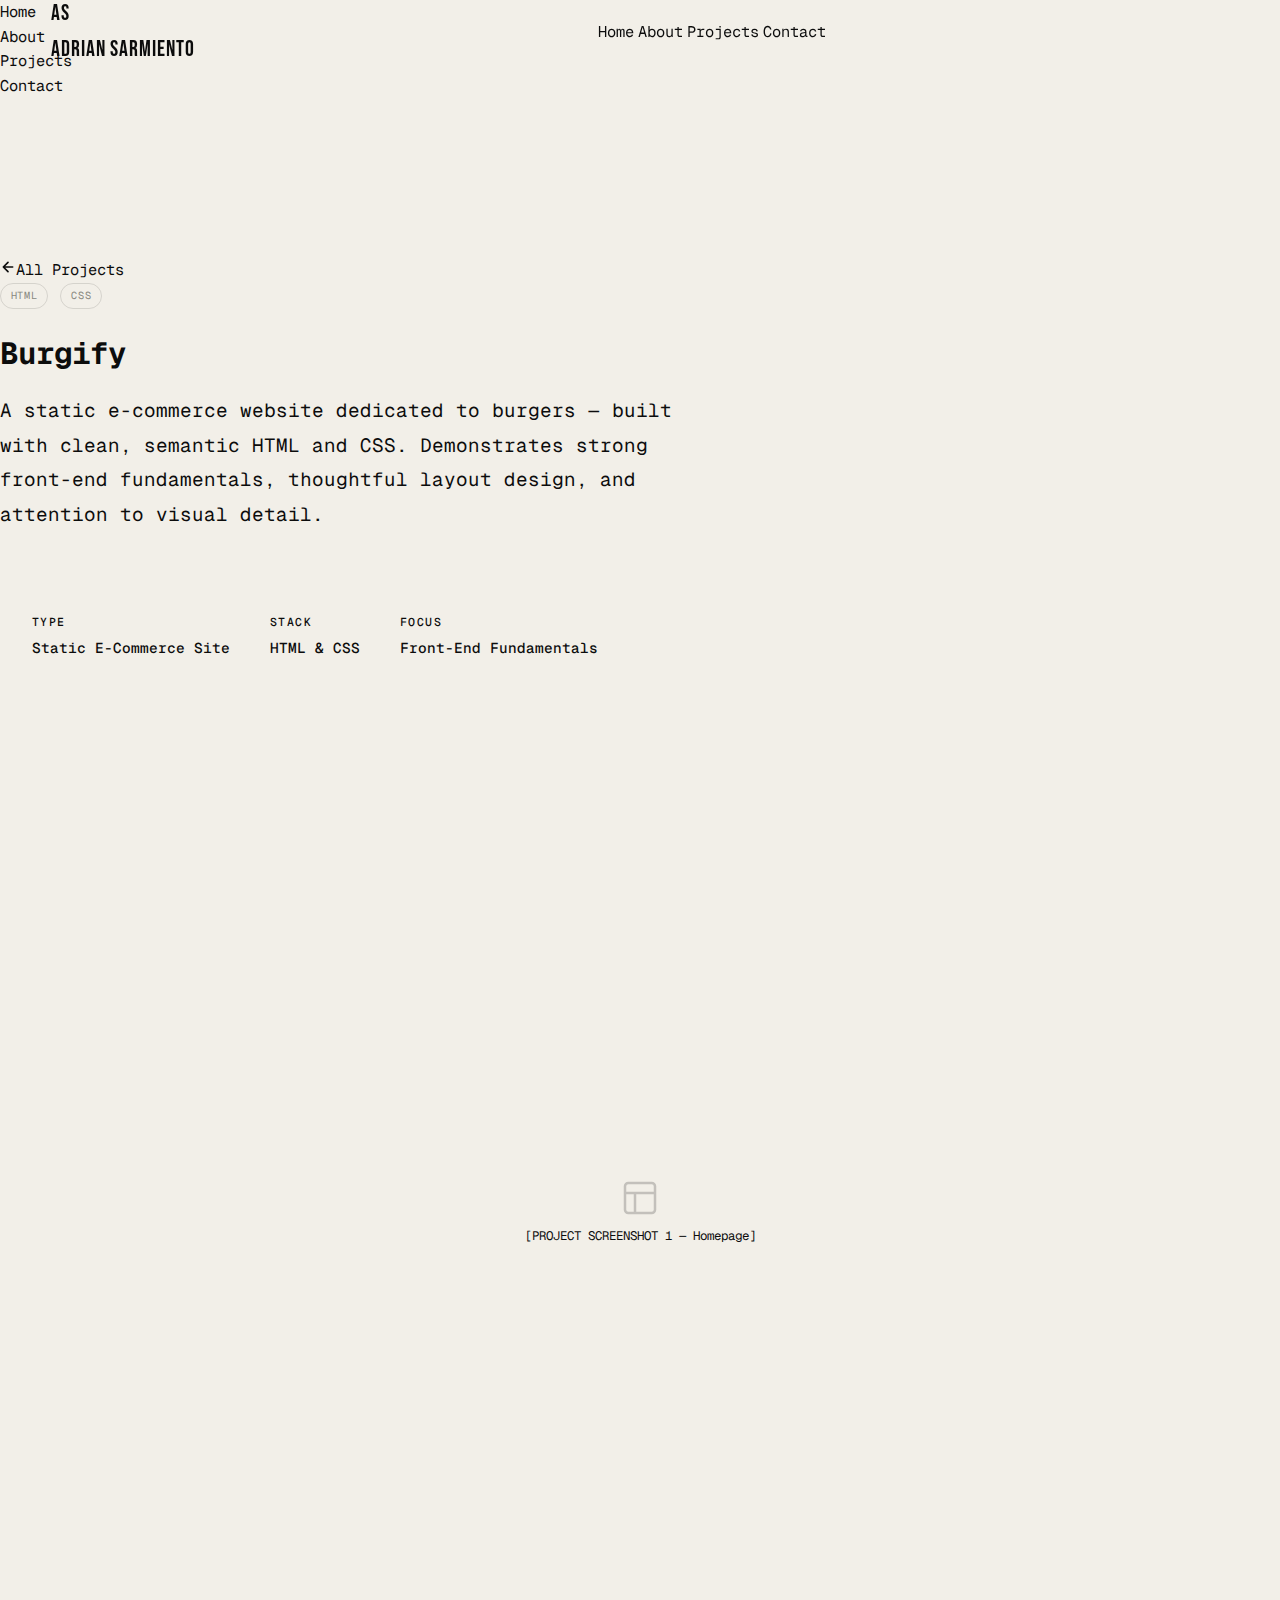
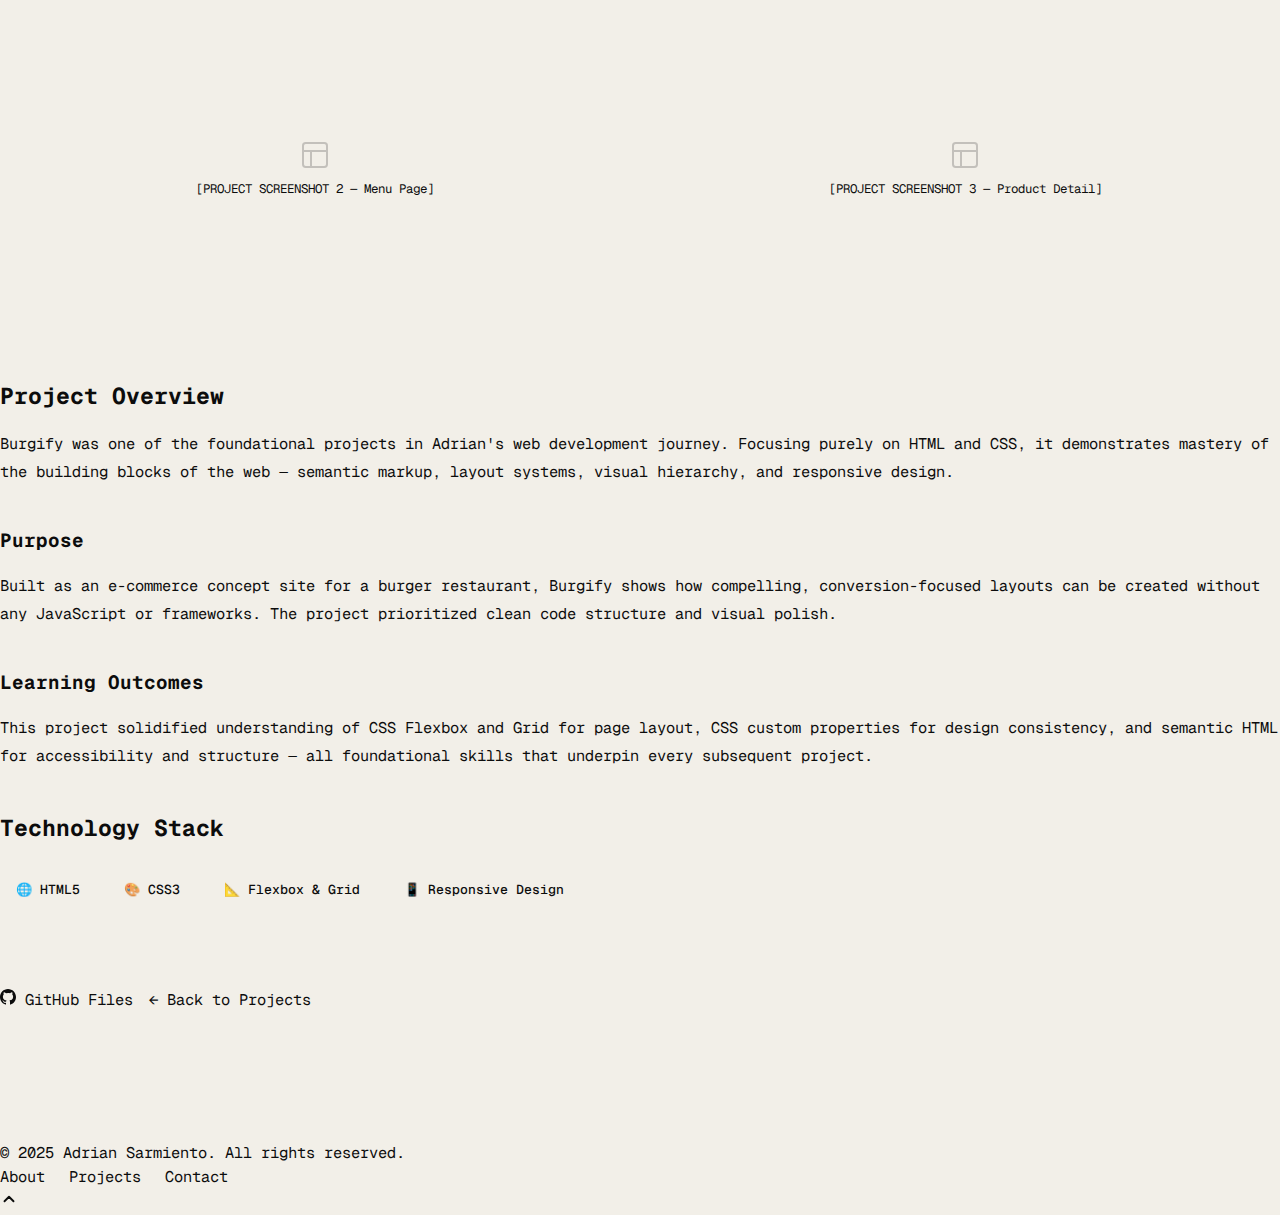
<file: project-burgify.html>
<!DOCTYPE html>
<html lang="en" data-theme="dark">
<head>
  <meta charset="UTF-8" />
  <meta name="viewport" content="width=device-width, initial-scale=1.0" />
  <title>Burgify — Adrian Sarmiento</title>
  <meta name="description" content="Burgify: A static HTML and CSS e-commerce website for burgers, showcasing front-end fundamentals and clean layout design." />
  <link rel="stylesheet" href="style.css" />
  <style>
    .project-detail-hero { padding: 10rem 0 5rem; position: relative; overflow: hidden; }
    .project-detail-hero::before { content: ''; position: absolute; top: 0; left: 0; right: 0; height: 70%; background: radial-gradient(ellipse 60% 70% at 50% 0%, var(--accent-2-glow), transparent); pointer-events: none; }
    .project-meta { display: flex; flex-wrap: wrap; gap: 2.5rem; margin: 3rem 0; padding: 2rem; background: var(--bg-card); border: 1px solid var(--border); border-radius: var(--radius-lg); }
    .meta-item-label { font-size: 0.72rem; font-weight: 500; letter-spacing: 0.12em; text-transform: uppercase; color: var(--text-muted); margin-bottom: 0.35rem; }
    .meta-item-value { font-size: 0.9rem; font-weight: 500; }
    .screenshot-grid { display: grid; grid-template-columns: 1fr 1fr; gap: 1.25rem; margin: 2rem 0; }
    .screenshot-grid .wide { grid-column: 1 / -1; }
    .screenshot { border-radius: var(--radius-md); aspect-ratio: 16/9; background: var(--bg-secondary); border: 1px solid var(--border); display: flex; flex-direction: column; align-items: center; justify-content: center; color: var(--text-muted); font-size: 0.78rem; gap: 0.5rem; }
    .tech-stack { display: flex; flex-wrap: wrap; gap: 0.75rem; margin: 1.5rem 0; }
    .tech-pill { display: inline-flex; align-items: center; gap: 0.4rem; padding: 0.5rem 1rem; background: var(--bg-card); border: 1px solid var(--border); border-radius: 100px; font-size: 0.82rem; font-weight: 500; color: var(--text-secondary); }
    .action-bar { display: flex; gap: 1rem; flex-wrap: wrap; margin-top: 3rem; padding-top: 2rem; border-top: 1px solid var(--border); }
    .prose p { color: var(--text-secondary); line-height: 1.8; margin-bottom: 1rem; }
    .prose h3 { font-size: 1.2rem; margin: 2.5rem 0 1rem; }
    @media (max-width: 768px) { .screenshot-grid { grid-template-columns: 1fr; } }
  </style>
</head>
<body>
<nav class="nav" role="navigation" aria-label="Main navigation">
  <div class="container nav-inner">
    <a href="index.html" class="nav-logo" aria-label="Adrian Sarmiento Home">
      <div class="nav-logo-mark" aria-hidden="true">AS</div>Adrian Sarmiento
    </a>
    <ul class="nav-links" role="list">
      <li><a href="index.html">Home</a></li>
      <li><a href="about.html">About</a></li>
      <li><a href="projects.html">Projects</a></li>
      <li><a href="contact.html">Contact</a></li>
    </ul>
    <div class="nav-actions">
      <button class="theme-toggle" id="themeToggle" aria-label="Toggle theme"></button>
      <button class="hamburger" id="hamburger" aria-label="Toggle mobile menu" aria-expanded="false" aria-controls="mobileMenu"><span></span><span></span><span></span></button>
    </div>
  </div>
</nav>
<div class="mobile-menu" id="mobileMenu" role="dialog" aria-label="Mobile navigation">
  <ul>
    <li><a href="index.html">Home</a></li><li><a href="about.html">About</a></li>
    <li><a href="projects.html">Projects</a></li><li><a href="contact.html">Contact</a></li>
  </ul>
</div>

<main>
  <section class="project-detail-hero">
    <div class="container">
      <a href="projects.html" class="back-btn"><svg width="16" height="16" viewBox="0 0 24 24" fill="none" stroke="currentColor" stroke-width="2.5" stroke-linecap="round" stroke-linejoin="round" aria-hidden="true"><path d="M19 12H5M12 19l-7-7 7-7"/></svg>All Projects</a>
      <div class="reveal" style="max-width:760px;">
        <div style="display:flex;gap:0.75rem;flex-wrap:wrap;margin-bottom:1.25rem;">
          <span class="tag">HTML</span><span class="tag-purple tag">CSS</span>
        </div>
        <h1 style="margin-bottom:1rem;">Burgify</h1>
        <p style="color:var(--text-secondary);font-size:clamp(1rem,1.8vw,1.2rem);max-width:60ch;line-height:1.8;">
          A static e-commerce website dedicated to burgers — built with clean, semantic HTML and CSS. Demonstrates strong front-end fundamentals, thoughtful layout design, and attention to visual detail.
        </p>
      </div>
      <div class="project-meta reveal reveal-delay-1">
        <div class="meta-item"><div class="meta-item-label">Type</div><div class="meta-item-value">Static E-Commerce Site</div></div>
        <div class="meta-item"><div class="meta-item-label">Stack</div><div class="meta-item-value">HTML &amp; CSS</div></div>
        <div class="meta-item"><div class="meta-item-label">Focus</div><div class="meta-item-value">Front-End Fundamentals</div></div>
      </div>
    </div>
  </section>

  <section class="section" style="padding-top:0;">
    <div class="container">
      <div class="screenshot-grid reveal">
        <div class="screenshot wide" role="img" aria-label="Burgify homepage screenshot placeholder">
          <svg width="40" height="40" viewBox="0 0 24 24" fill="none" stroke="currentColor" stroke-width="1.5" opacity="0.2" aria-hidden="true"><rect x="3" y="3" width="18" height="18" rx="2"/><path d="M3 9h18M9 21V9"/></svg>
          [PROJECT SCREENSHOT 1 — Homepage]
        </div>
        <div class="screenshot" role="img" aria-label="Burgify menu page screenshot placeholder">
          <svg width="32" height="32" viewBox="0 0 24 24" fill="none" stroke="currentColor" stroke-width="1.5" opacity="0.2" aria-hidden="true"><rect x="3" y="3" width="18" height="18" rx="2"/><path d="M3 9h18M9 21V9"/></svg>
          [PROJECT SCREENSHOT 2 — Menu Page]
        </div>
        <div class="screenshot" role="img" aria-label="Burgify product detail screenshot placeholder">
          <svg width="32" height="32" viewBox="0 0 24 24" fill="none" stroke="currentColor" stroke-width="1.5" opacity="0.2" aria-hidden="true"><rect x="3" y="3" width="18" height="18" rx="2"/><path d="M3 9h18M9 21V9"/></svg>
          [PROJECT SCREENSHOT 3 — Product Detail]
        </div>
      </div>

      <div class="prose reveal">
        <h2 style="margin-bottom:1rem;">Project Overview</h2>
        <p>Burgify was one of the foundational projects in Adrian's web development journey. Focusing purely on HTML and CSS, it demonstrates mastery of the building blocks of the web — semantic markup, layout systems, visual hierarchy, and responsive design.</p>
        <h3>Purpose</h3>
        <p>Built as an e-commerce concept site for a burger restaurant, Burgify shows how compelling, conversion-focused layouts can be created without any JavaScript or frameworks. The project prioritized clean code structure and visual polish.</p>
        <h3>Learning Outcomes</h3>
        <p>This project solidified understanding of CSS Flexbox and Grid for page layout, CSS custom properties for design consistency, and semantic HTML for accessibility and structure — all foundational skills that underpin every subsequent project.</p>
      </div>

      <div class="reveal">
        <h2 style="margin:2.5rem 0 1rem;">Technology Stack</h2>
        <div class="tech-stack" role="list" aria-label="Technologies used in Burgify">
          <span class="tech-pill" role="listitem">🌐 HTML5</span>
          <span class="tech-pill" role="listitem">🎨 CSS3</span>
          <span class="tech-pill" role="listitem">📐 Flexbox &amp; Grid</span>
          <span class="tech-pill" role="listitem">📱 Responsive Design</span>
        </div>
      </div>

      <div class="action-bar reveal">
        <a href="#" class="btn btn-primary" aria-label="View Burgify GitHub repository (link placeholder)">
          <svg width="16" height="16" viewBox="0 0 24 24" fill="currentColor" aria-hidden="true"><path d="M12 0C5.37 0 0 5.37 0 12c0 5.3 3.44 9.8 8.21 11.39.6.11.82-.26.82-.58v-2.02c-3.34.73-4.04-1.61-4.04-1.61-.54-1.38-1.33-1.75-1.33-1.75-1.09-.74.08-.73.08-.73 1.2.09 1.84 1.24 1.84 1.24 1.07 1.83 2.8 1.3 3.49 1 .11-.78.42-1.3.76-1.6-2.67-.3-5.47-1.33-5.47-5.93 0-1.31.47-2.38 1.24-3.22-.12-.3-.54-1.52.12-3.18 0 0 1.01-.32 3.3 1.23a11.5 11.5 0 0 1 3-.4c1.02 0 2.04.13 3 .4 2.28-1.55 3.29-1.23 3.29-1.23.66 1.66.24 2.88.12 3.18.77.84 1.24 1.91 1.24 3.22 0 4.61-2.81 5.63-5.48 5.93.43.37.81 1.1.81 2.22v3.29c0 .32.22.7.83.58C20.57 21.8 24 17.3 24 12c0-6.63-5.37-12-12-12z"/></svg>
          GitHub Files
        </a>
        <a href="projects.html" class="btn btn-ghost">← Back to Projects</a>
      </div>
    </div>
  </section>
</main>

<footer class="footer" role="contentinfo">
  <div class="container footer-inner">
    <span>© 2025 Adrian Sarmiento. All rights reserved.</span>
    <div class="footer-links"><a href="about.html">About</a><a href="projects.html">Projects</a><a href="contact.html">Contact</a></div>
  </div>
</footer>
<button class="scroll-top" id="scrollTop" aria-label="Scroll to top">
  <svg width="18" height="18" viewBox="0 0 24 24" fill="none" stroke="currentColor" stroke-width="2.5" stroke-linecap="round" stroke-linejoin="round" aria-hidden="true"><path d="M18 15l-6-6-6 6"/></svg>
</button>
<script src="main.js"></script>
</body>
</html>
</file>
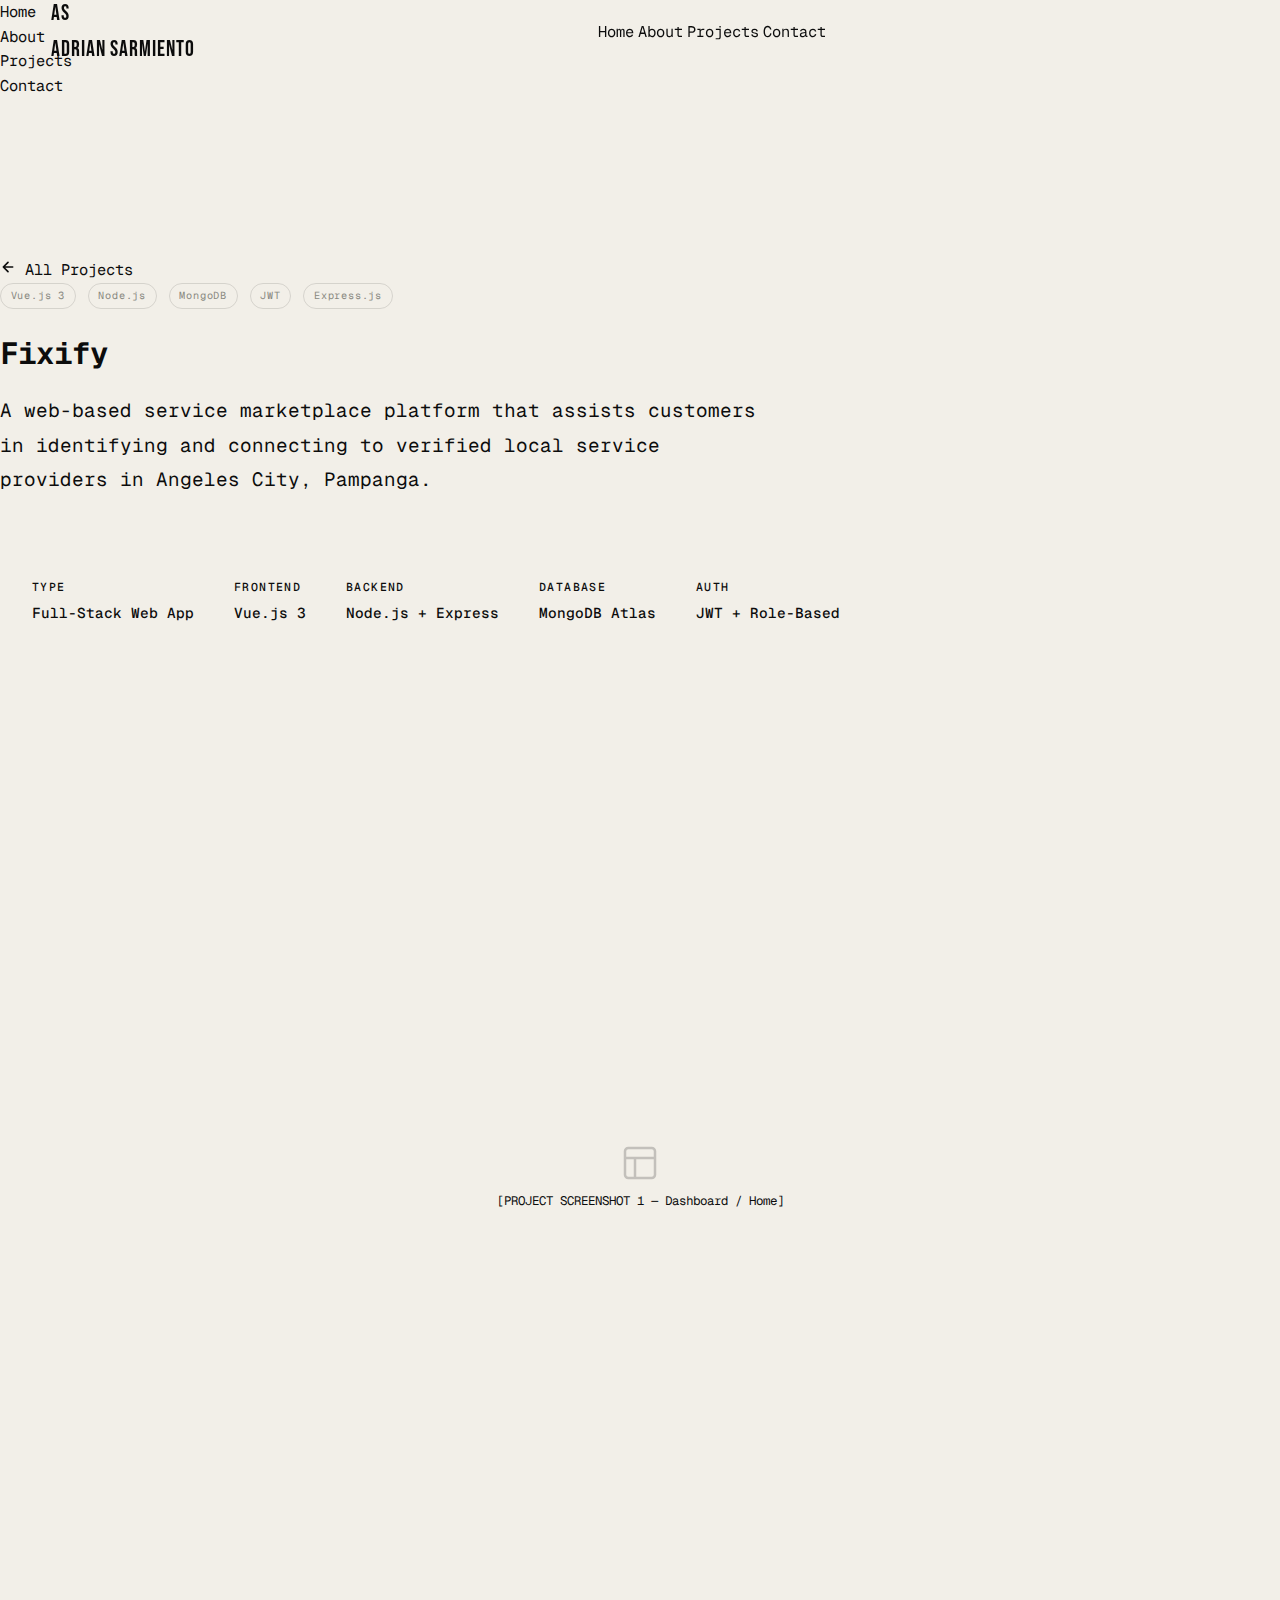
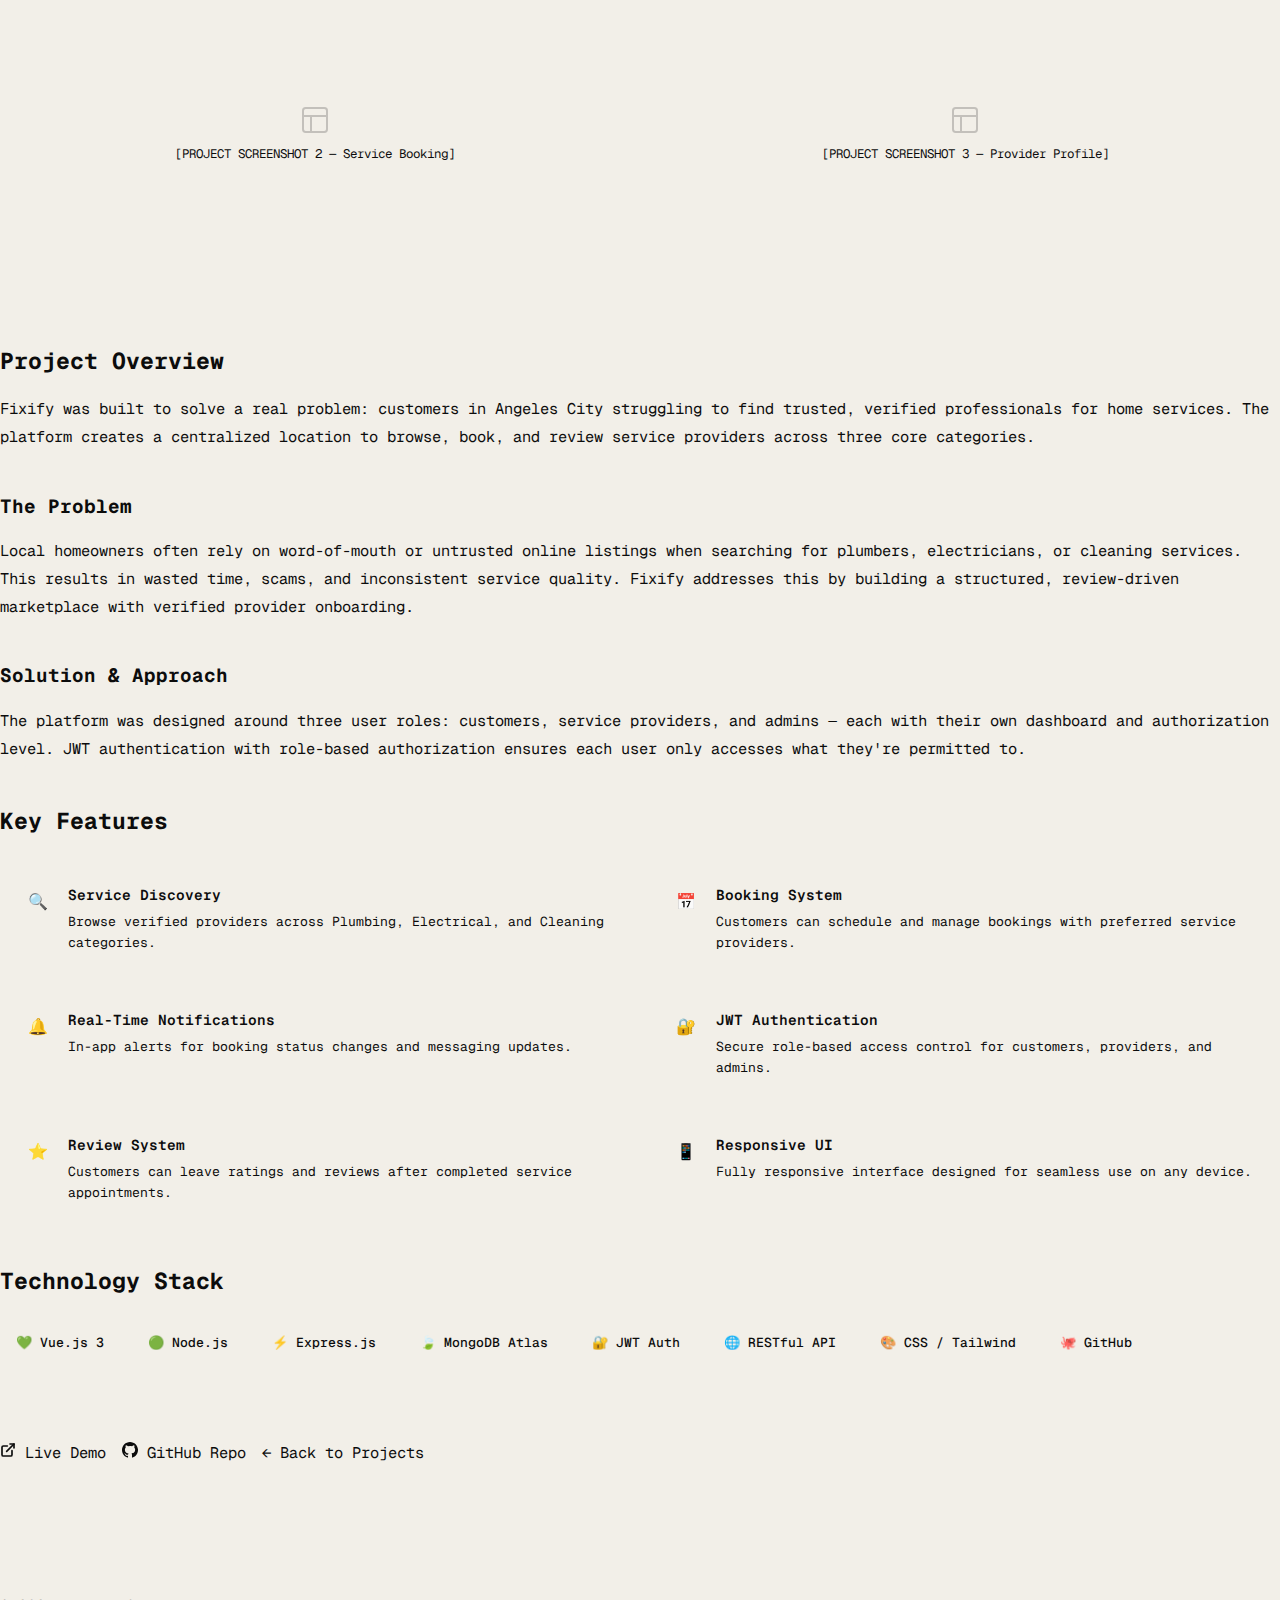
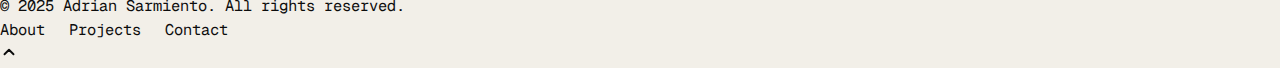
<file: project-fixify.html>
<!DOCTYPE html>
<html lang="en" data-theme="dark">
<head>
  <meta charset="UTF-8" />
  <meta name="viewport" content="width=device-width, initial-scale=1.0" />
  <title>Fixify — Adrian Sarmiento</title>
  <meta name="description" content="Fixify: A web-based service marketplace platform connecting customers with verified local service providers in Angeles City. Built with Vue.js, Node.js, and MongoDB." />
  <link rel="stylesheet" href="style.css" />
  <style>
    .project-detail-hero {
      padding: 10rem 0 5rem;
      position: relative;
      overflow: hidden;
    }
    .project-detail-hero::before {
      content: '';
      position: absolute;
      top: 0; left: 0; right: 0;
      height: 70%;
      background: radial-gradient(ellipse 60% 70% at 50% 0%, var(--accent-glow), transparent);
      pointer-events: none;
    }

    .project-header { max-width: 760px; }

    .project-meta {
      display: flex;
      flex-wrap: wrap;
      gap: 2.5rem;
      margin: 3rem 0;
      padding: 2rem;
      background: var(--bg-card);
      border: 1px solid var(--border);
      border-radius: var(--radius-lg);
    }

    .meta-item-label {
      font-size: 0.72rem;
      font-weight: 500;
      letter-spacing: 0.12em;
      text-transform: uppercase;
      color: var(--text-muted);
      margin-bottom: 0.35rem;
    }

    .meta-item-value {
      font-size: 0.9rem;
      font-weight: 500;
      color: var(--text-primary);
    }

    .screenshot-grid {
      display: grid;
      grid-template-columns: 1fr 1fr;
      gap: 1.25rem;
      margin: 2rem 0;
    }

    .screenshot-grid .wide {
      grid-column: 1 / -1;
    }

    .screenshot {
      border-radius: var(--radius-md);
      overflow: hidden;
      aspect-ratio: 16/9;
      background: var(--bg-secondary);
      border: 1px solid var(--border);
      display: flex;
      flex-direction: column;
      align-items: center;
      justify-content: center;
      color: var(--text-muted);
      font-size: 0.78rem;
      gap: 0.5rem;
    }

    .feature-list {
      display: grid;
      grid-template-columns: 1fr 1fr;
      gap: 1rem;
      margin: 1.5rem 0;
    }

    .feature-item {
      display: flex;
      align-items: flex-start;
      gap: 0.75rem;
      padding: 1.25rem;
      background: var(--bg-card);
      border: 1px solid var(--border);
      border-radius: var(--radius-md);
    }

    .feature-icon {
      width: 36px; height: 36px;
      background: var(--accent-glow);
      border: 1px solid var(--border-accent);
      border-radius: var(--radius-sm);
      display: flex;
      align-items: center;
      justify-content: center;
      flex-shrink: 0;
      font-size: 1rem;
    }

    .feature-title {
      font-weight: 600;
      font-size: 0.9rem;
      margin-bottom: 0.25rem;
    }

    .feature-desc { font-size: 0.82rem; color: var(--text-secondary); }

    .tech-stack {
      display: flex;
      flex-wrap: wrap;
      gap: 0.75rem;
      margin: 1.5rem 0;
    }

    .tech-pill {
      display: inline-flex;
      align-items: center;
      gap: 0.4rem;
      padding: 0.5rem 1rem;
      background: var(--bg-card);
      border: 1px solid var(--border);
      border-radius: 100px;
      font-size: 0.82rem;
      font-weight: 500;
      color: var(--text-secondary);
      transition: all var(--transition);
    }

    .tech-pill:hover {
      border-color: var(--border-accent);
      color: var(--accent);
    }

    .action-bar {
      display: flex;
      gap: 1rem;
      flex-wrap: wrap;
      margin-top: 3rem;
      padding-top: 2rem;
      border-top: 1px solid var(--border);
    }

    .prose h3 {
      font-size: 1.2rem;
      margin: 2.5rem 0 1rem;
    }

    .prose p {
      color: var(--text-secondary);
      line-height: 1.8;
      margin-bottom: 1rem;
    }

    @media (max-width: 768px) {
      .screenshot-grid { grid-template-columns: 1fr; }
      .feature-list { grid-template-columns: 1fr; }
    }
  </style>
</head>
<body>

<nav class="nav" role="navigation" aria-label="Main navigation">
  <div class="container nav-inner">
    <a href="index.html" class="nav-logo" aria-label="Adrian Sarmiento Home">
      <div class="nav-logo-mark" aria-hidden="true">AS</div>
      Adrian Sarmiento
    </a>
    <ul class="nav-links" role="list">
      <li><a href="index.html">Home</a></li>
      <li><a href="about.html">About</a></li>
      <li><a href="projects.html">Projects</a></li>
      <li><a href="contact.html">Contact</a></li>
    </ul>
    <div class="nav-actions">
      <button class="theme-toggle" id="themeToggle" aria-label="Toggle theme"></button>
      <button class="hamburger" id="hamburger" aria-label="Toggle mobile menu" aria-expanded="false" aria-controls="mobileMenu">
        <span></span><span></span><span></span>
      </button>
    </div>
  </div>
</nav>
<div class="mobile-menu" id="mobileMenu" role="dialog" aria-label="Mobile navigation">
  <ul>
    <li><a href="index.html">Home</a></li>
    <li><a href="about.html">About</a></li>
    <li><a href="projects.html">Projects</a></li>
    <li><a href="contact.html">Contact</a></li>
  </ul>
</div>

<main>
  <section class="project-detail-hero">
    <div class="container">

      <a href="projects.html" class="back-btn" aria-label="Back to all projects">
        <svg width="16" height="16" viewBox="0 0 24 24" fill="none" stroke="currentColor" stroke-width="2.5" stroke-linecap="round" stroke-linejoin="round" aria-hidden="true"><path d="M19 12H5M12 19l-7-7 7-7"/></svg>
        All Projects
      </a>

      <div class="project-header reveal">
        <div style="display:flex;gap:0.75rem;flex-wrap:wrap;margin-bottom:1.25rem;">
          <span class="tag">Vue.js 3</span>
          <span class="tag-purple tag">Node.js</span>
          <span class="tag">MongoDB</span>
          <span class="tag">JWT</span>
          <span class="tag-purple tag">Express.js</span>
        </div>
        <h1 style="margin-bottom:1rem;">Fixify</h1>
        <p style="color:var(--text-secondary);font-size:clamp(1rem,1.8vw,1.2rem);max-width:64ch;line-height:1.8;">
          A web-based service marketplace platform that assists customers in identifying and connecting to verified local service providers in Angeles City, Pampanga.
        </p>
      </div>

      <!-- Meta bar -->
      <div class="project-meta reveal reveal-delay-1" aria-label="Project details">
        <div class="meta-item">
          <div class="meta-item-label">Type</div>
          <div class="meta-item-value">Full-Stack Web App</div>
        </div>
        <div class="meta-item">
          <div class="meta-item-label">Frontend</div>
          <div class="meta-item-value">Vue.js 3</div>
        </div>
        <div class="meta-item">
          <div class="meta-item-label">Backend</div>
          <div class="meta-item-value">Node.js + Express</div>
        </div>
        <div class="meta-item">
          <div class="meta-item-label">Database</div>
          <div class="meta-item-value">MongoDB Atlas</div>
        </div>
        <div class="meta-item">
          <div class="meta-item-label">Auth</div>
          <div class="meta-item-value">JWT + Role-Based</div>
        </div>
      </div>
    </div>
  </section>

  <!-- Screenshots -->
  <section class="section" style="padding-top:0;">
    <div class="container">

      <div class="screenshot-grid reveal">
        <div class="screenshot wide" role="img" aria-label="Fixify main dashboard screenshot placeholder">
          <svg width="40" height="40" viewBox="0 0 24 24" fill="none" stroke="currentColor" stroke-width="1.5" opacity="0.2" aria-hidden="true"><rect x="3" y="3" width="18" height="18" rx="2"/><path d="M3 9h18M9 21V9"/></svg>
          [PROJECT SCREENSHOT 1 — Dashboard / Home]
        </div>
        <div class="screenshot" role="img" aria-label="Fixify service booking screenshot placeholder">
          <svg width="32" height="32" viewBox="0 0 24 24" fill="none" stroke="currentColor" stroke-width="1.5" opacity="0.2" aria-hidden="true"><rect x="3" y="3" width="18" height="18" rx="2"/><path d="M3 9h18M9 21V9"/></svg>
          [PROJECT SCREENSHOT 2 — Service Booking]
        </div>
        <div class="screenshot" role="img" aria-label="Fixify provider profile screenshot placeholder">
          <svg width="32" height="32" viewBox="0 0 24 24" fill="none" stroke="currentColor" stroke-width="1.5" opacity="0.2" aria-hidden="true"><rect x="3" y="3" width="18" height="18" rx="2"/><path d="M3 9h18M9 21V9"/></svg>
          [PROJECT SCREENSHOT 3 — Provider Profile]
        </div>
      </div>

      <!-- Overview -->
      <div class="prose reveal">
        <h2 style="margin-bottom:1rem;">Project Overview</h2>
        <p>Fixify was built to solve a real problem: customers in Angeles City struggling to find trusted, verified professionals for home services. The platform creates a centralized location to browse, book, and review service providers across three core categories.</p>

        <h3>The Problem</h3>
        <p>Local homeowners often rely on word-of-mouth or untrusted online listings when searching for plumbers, electricians, or cleaning services. This results in wasted time, scams, and inconsistent service quality. Fixify addresses this by building a structured, review-driven marketplace with verified provider onboarding.</p>

        <h3>Solution &amp; Approach</h3>
        <p>The platform was designed around three user roles: customers, service providers, and admins — each with their own dashboard and authorization level. JWT authentication with role-based authorization ensures each user only accesses what they're permitted to.</p>
      </div>

      <!-- Features -->
      <div class="reveal">
        <h2 style="margin:2.5rem 0 1.5rem;">Key Features</h2>
        <div class="feature-list" role="list" aria-label="Key features of Fixify">

          <div class="feature-item" role="listitem">
            <div class="feature-icon" aria-hidden="true">🔍</div>
            <div>
              <div class="feature-title">Service Discovery</div>
              <div class="feature-desc">Browse verified providers across Plumbing, Electrical, and Cleaning categories.</div>
            </div>
          </div>

          <div class="feature-item" role="listitem">
            <div class="feature-icon" aria-hidden="true">📅</div>
            <div>
              <div class="feature-title">Booking System</div>
              <div class="feature-desc">Customers can schedule and manage bookings with preferred service providers.</div>
            </div>
          </div>

          <div class="feature-item" role="listitem">
            <div class="feature-icon" aria-hidden="true">🔔</div>
            <div>
              <div class="feature-title">Real-Time Notifications</div>
              <div class="feature-desc">In-app alerts for booking status changes and messaging updates.</div>
            </div>
          </div>

          <div class="feature-item" role="listitem">
            <div class="feature-icon" aria-hidden="true">🔐</div>
            <div>
              <div class="feature-title">JWT Authentication</div>
              <div class="feature-desc">Secure role-based access control for customers, providers, and admins.</div>
            </div>
          </div>

          <div class="feature-item" role="listitem">
            <div class="feature-icon" aria-hidden="true">⭐</div>
            <div>
              <div class="feature-title">Review System</div>
              <div class="feature-desc">Customers can leave ratings and reviews after completed service appointments.</div>
            </div>
          </div>

          <div class="feature-item" role="listitem">
            <div class="feature-icon" aria-hidden="true">📱</div>
            <div>
              <div class="feature-title">Responsive UI</div>
              <div class="feature-desc">Fully responsive interface designed for seamless use on any device.</div>
            </div>
          </div>

        </div>
      </div>

      <!-- Tech Stack -->
      <div class="reveal">
        <h2 style="margin:2.5rem 0 1rem;">Technology Stack</h2>
        <div class="tech-stack" role="list" aria-label="Technologies used in Fixify">
          <span class="tech-pill" role="listitem">💚 Vue.js 3</span>
          <span class="tech-pill" role="listitem">🟢 Node.js</span>
          <span class="tech-pill" role="listitem">⚡ Express.js</span>
          <span class="tech-pill" role="listitem">🍃 MongoDB Atlas</span>
          <span class="tech-pill" role="listitem">🔐 JWT Auth</span>
          <span class="tech-pill" role="listitem">🌐 RESTful API</span>
          <span class="tech-pill" role="listitem">🎨 CSS / Tailwind</span>
          <span class="tech-pill" role="listitem">🐙 GitHub</span>
        </div>
      </div>

      <!-- Actions -->
      <div class="action-bar reveal">
        <a href="#" class="btn btn-primary" aria-label="View Fixify live demo (link placeholder)">
          <svg width="16" height="16" viewBox="0 0 24 24" fill="none" stroke="currentColor" stroke-width="2.5" stroke-linecap="round" stroke-linejoin="round" aria-hidden="true"><path d="M18 13v6a2 2 0 0 1-2 2H5a2 2 0 0 1-2-2V8a2 2 0 0 1 2-2h6"/><polyline points="15 3 21 3 21 9"/><line x1="10" y1="14" x2="21" y2="3"/></svg>
          Live Demo
        </a>
        <a href="#" class="btn btn-outline" aria-label="View Fixify GitHub repository (link placeholder)">
          <svg width="16" height="16" viewBox="0 0 24 24" fill="currentColor" aria-hidden="true"><path d="M12 0C5.37 0 0 5.37 0 12c0 5.3 3.44 9.8 8.21 11.39.6.11.82-.26.82-.58v-2.02c-3.34.73-4.04-1.61-4.04-1.61-.54-1.38-1.33-1.75-1.33-1.75-1.09-.74.08-.73.08-.73 1.2.09 1.84 1.24 1.84 1.24 1.07 1.83 2.8 1.3 3.49 1 .11-.78.42-1.3.76-1.6-2.67-.3-5.47-1.33-5.47-5.93 0-1.31.47-2.38 1.24-3.22-.12-.3-.54-1.52.12-3.18 0 0 1.01-.32 3.3 1.23a11.5 11.5 0 0 1 3-.4c1.02 0 2.04.13 3 .4 2.28-1.55 3.29-1.23 3.29-1.23.66 1.66.24 2.88.12 3.18.77.84 1.24 1.91 1.24 3.22 0 4.61-2.81 5.63-5.48 5.93.43.37.81 1.1.81 2.22v3.29c0 .32.22.7.83.58C20.57 21.8 24 17.3 24 12c0-6.63-5.37-12-12-12z"/></svg>
          GitHub Repo
        </a>
        <a href="projects.html" class="btn btn-ghost">← Back to Projects</a>
      </div>

    </div>
  </section>
</main>

<footer class="footer" role="contentinfo">
  <div class="container footer-inner">
    <span>© 2025 Adrian Sarmiento. All rights reserved.</span>
    <div class="footer-links">
      <a href="about.html">About</a>
      <a href="projects.html">Projects</a>
      <a href="contact.html">Contact</a>
    </div>
  </div>
</footer>

<button class="scroll-top" id="scrollTop" aria-label="Scroll to top">
  <svg width="18" height="18" viewBox="0 0 24 24" fill="none" stroke="currentColor" stroke-width="2.5" stroke-linecap="round" stroke-linejoin="round" aria-hidden="true"><path d="M18 15l-6-6-6 6"/></svg>
</button>

<script src="main.js"></script>
</body>
</html>
</file>
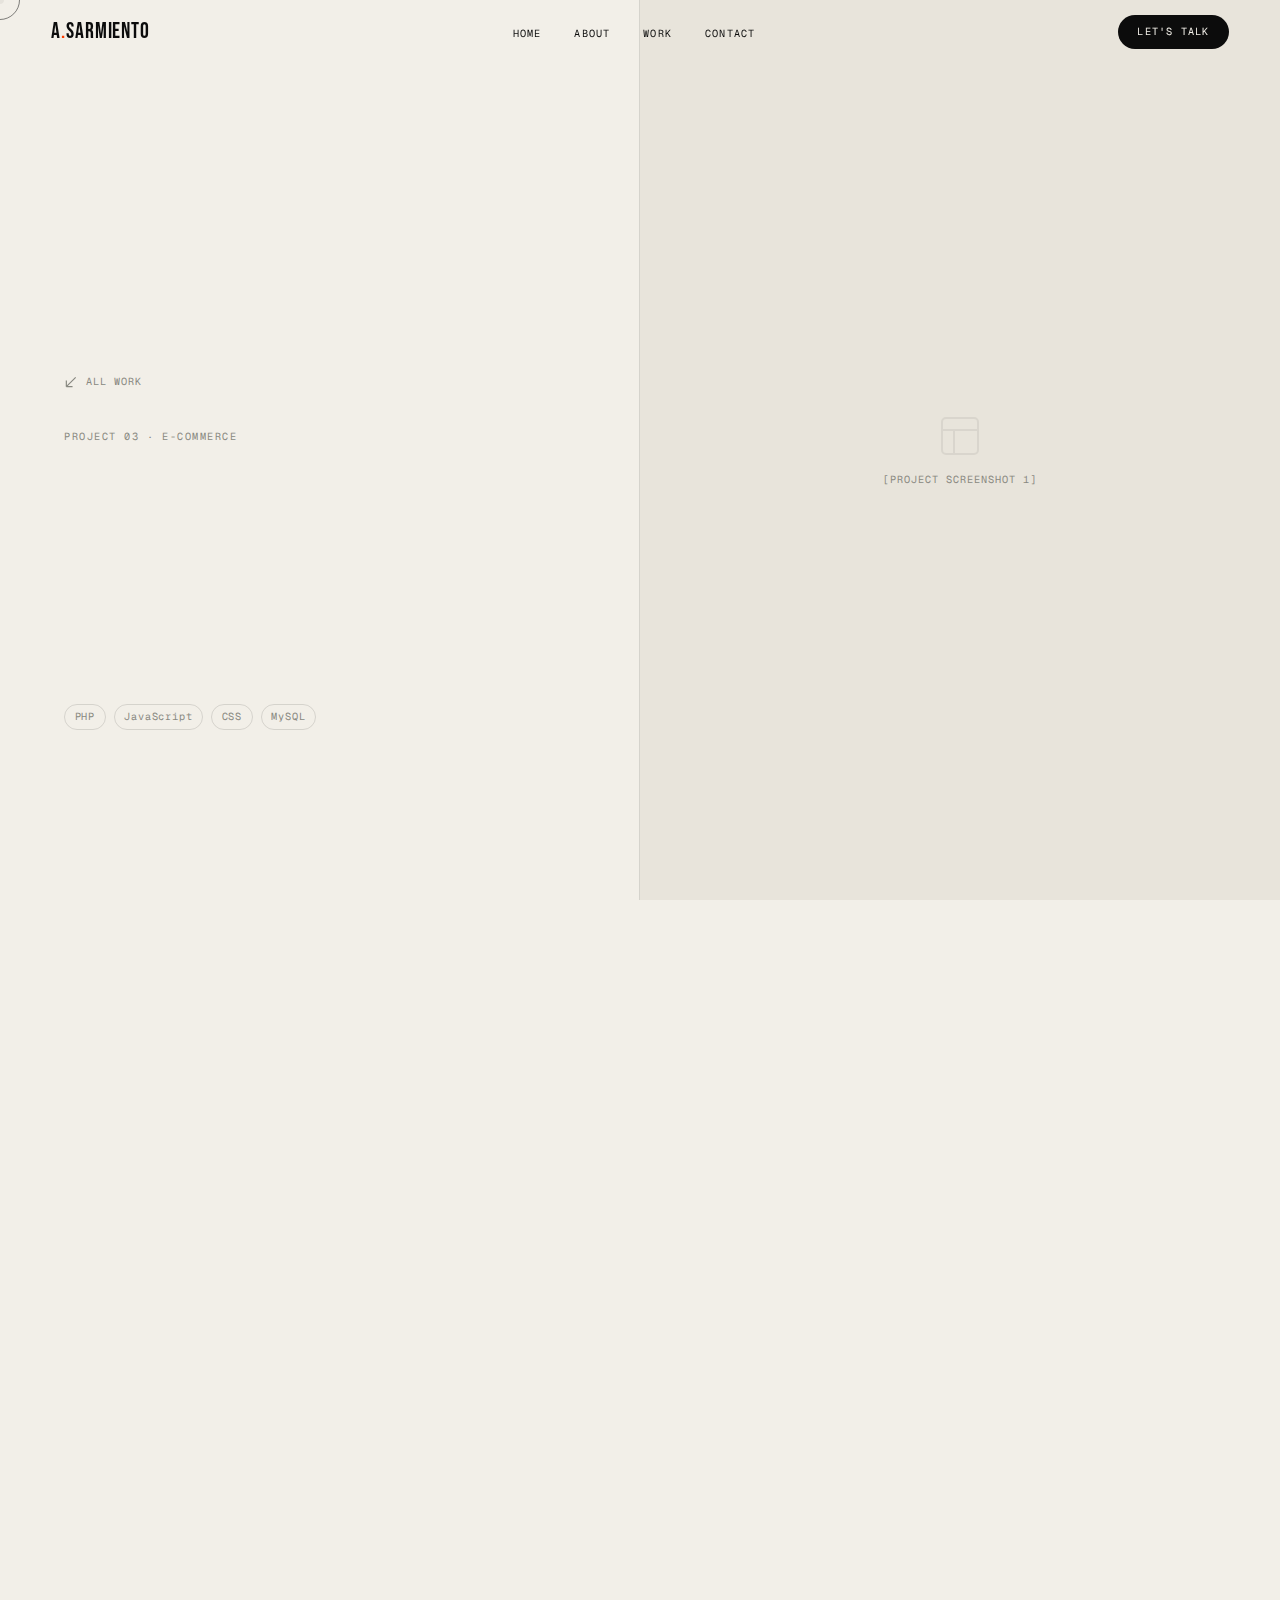
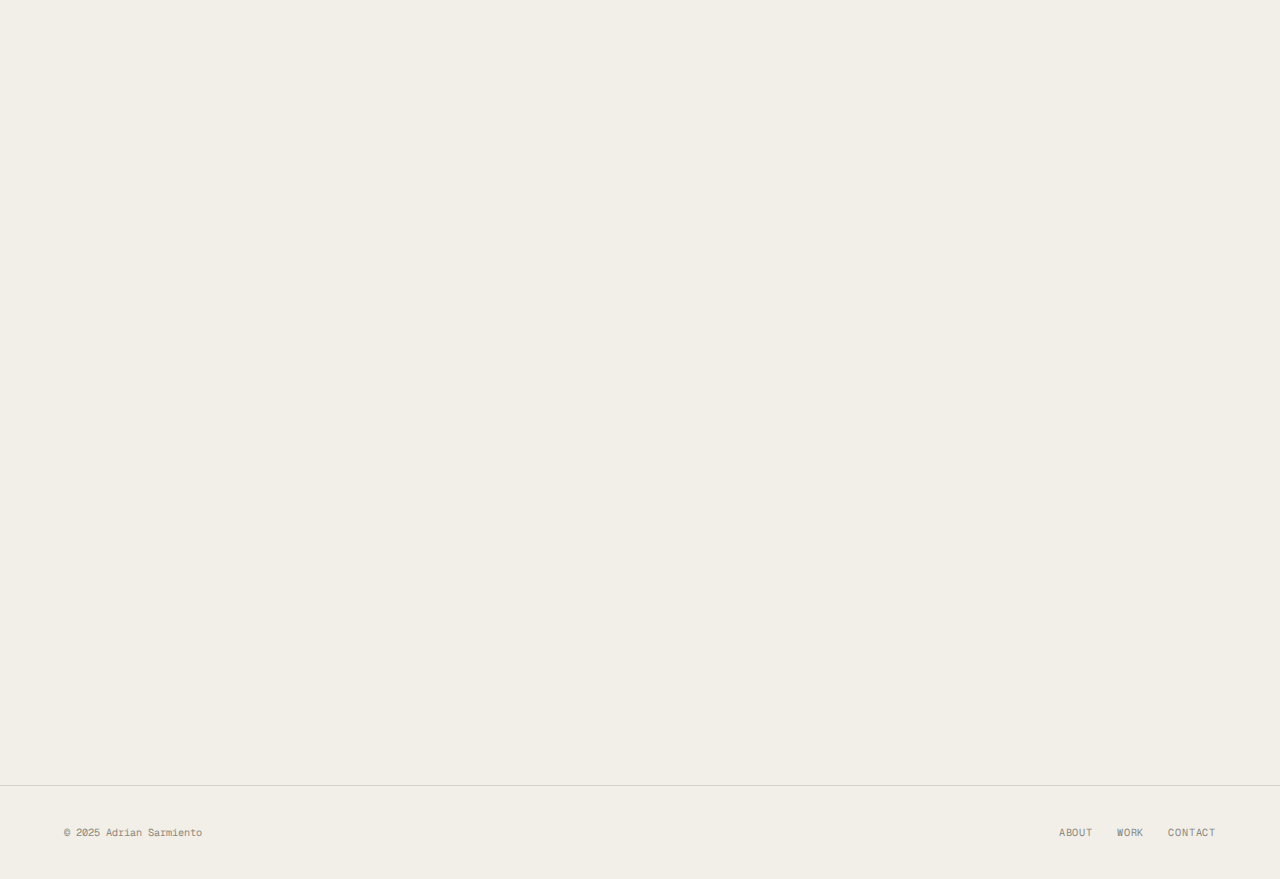
<file: project-furnishhaven.html>
<!DOCTYPE html>
<html lang="en" data-theme="light">
<head>
  <meta charset="UTF-8"/><meta name="viewport" content="width=device-width, initial-scale=1.0"/>
  <title>FurnishHaven — Adrian Sarmiento</title>
  <meta name="description" content="FurnishHaven: PHP e-commerce platform for furniture retail."/>
  <link rel="stylesheet" href="style.css"/>
</head>
<body>
<div class="cursor cursor-dot" aria-hidden="true"></div>
<div class="cursor-ring" aria-hidden="true"></div>
<div class="page-overlay" aria-hidden="true"></div>
<div class="progress-bar" aria-hidden="true"></div>
<nav class="nav" role="navigation" aria-label="Main navigation">
  <div class="nav-inner">
    <a href="index.html" class="nav-logo">A<span>.</span>SARMIENTO</a>
    <ul class="nav-links" role="list">
      <li><a href="index.html" class="nav-link">Home</a></li>
      <li><a href="about.html" class="nav-link">About</a></li>
      <li><a href="projects.html" class="nav-link">Work</a></li>
      <li><a href="contact.html" class="nav-link">Contact</a></li>
    </ul>
    <a href="contact.html" class="nav-cta">Let's Talk</a>
    <button class="hamburger" id="hamburger" aria-label="Toggle menu" aria-expanded="false" aria-controls="mobileDrawer"><span></span><span></span><span></span></button>
  </div>
</nav>
<div class="mobile-drawer" id="mobileDrawer" role="dialog" aria-label="Mobile navigation">
  <a href="index.html">Home</a><a href="about.html">About</a><a href="projects.html">Work</a><a href="contact.html">Contact</a>
</div>
<main>
  <div class="proj-hero-split">
    <div class="proj-hero-meta">
      <a href="projects.html" class="back-link"><svg width="14" height="14" viewBox="0 0 18 18" fill="none" stroke="currentColor" stroke-width="1.5" aria-hidden="true"><path d="M15 3L3 15M3 15h8M3 15V7"/></svg>All Work</a>
      <div>
        <p class="mono-label" style="margin-bottom:0.75rem;">Project 03 · E-Commerce</p>
        <h1 class="display reveal-up" style="font-size:var(--size-2xl);margin-bottom:var(--gap-xs);">FurnishHaven</h1>
        <p class="reveal-up d1" style="font-family:var(--mono);font-size:var(--size-xs);color:var(--ash);line-height:1.8;max-width:48ch;margin-bottom:var(--gap-sm);">An e-commerce platform bridging customers and furniture retailers, offering wide product range, competitive pricing, and excellent customer service.</p>
        <div class="proj-tags" style="margin-bottom:var(--gap-sm);"><span class="tag">PHP</span><span class="tag">JavaScript</span><span class="tag">CSS</span><span class="tag">MySQL</span></div>
        <div style="display:flex;gap:0.75rem;flex-wrap:wrap;" class="reveal-up d2">
          <a href="#" class="mag-btn mag-btn-dark" aria-label="View FurnishHaven GitHub files"><span>GitHub Files</span><svg class="btn-arrow" viewBox="0 0 18 18" fill="none" stroke="currentColor" stroke-width="1.5" aria-hidden="true"><path d="M3 15L15 3M15 3H7M15 3v8"/></svg></a>
        </div>
      </div>
    </div>
    <div class="proj-hero-img"><div class="img-ph" role="img" aria-label="FurnishHaven screenshot placeholder"><svg width="48" height="48" viewBox="0 0 24 24" fill="none" stroke="currentColor" stroke-width="1" opacity="0.15" aria-hidden="true"><rect x="3" y="3" width="18" height="18" rx="2"/><path d="M3 9h18M9 21V9"/></svg>[PROJECT SCREENSHOT 1]</div></div>
  </div>
  <div class="proj-content">
    <div class="proj-meta-grid reveal-up">
      <div class="proj-meta-cell"><div class="proj-meta-label">Type</div><div class="proj-meta-val">E-Commerce Platform</div></div>
      <div class="proj-meta-cell"><div class="proj-meta-label">Backend</div><div class="proj-meta-val">PHP</div></div>
      <div class="proj-meta-cell"><div class="proj-meta-label">Frontend</div><div class="proj-meta-val">HTML, CSS, JS</div></div>
      <div class="proj-meta-cell"><div class="proj-meta-label">Database</div><div class="proj-meta-val">MySQL</div></div>
    </div>
    <div class="screenshots-grid reveal-up d1">
      <div class="img-ph wide" role="img" aria-label="FurnishHaven homepage placeholder" style="aspect-ratio:16/7;">[PROJECT SCREENSHOT 2 — Homepage]</div>
      <div class="img-ph" role="img" aria-label="Product detail placeholder">[PROJECT SCREENSHOT 3 — Product]</div>
      <div class="img-ph" role="img" aria-label="Cart placeholder">[PROJECT SCREENSHOT — Cart]</div>
    </div>
    <h2 class="reveal-up">Overview</h2>
    <p class="reveal-up d1">FurnishHaven is a full-featured PHP e-commerce web application designed to connect customers with furniture retailers. The platform provides a seamless shopping experience with product browsing, cart management, and a clean checkout flow — all implemented using server-side PHP with a MySQL product catalog.</p>
    <h2 class="reveal-up">Technical Approach</h2>
    <p class="reveal-up d1">Built using PHP for server-side logic and session management, MySQL for the product and order database, and vanilla JavaScript for interactive frontend behaviors. The project demonstrates solid understanding of web fundamentals, MVC principles, and secure form handling without relying on a full framework.</p>
    <div style="display:flex;gap:0.75rem;flex-wrap:wrap;margin-top:var(--gap-md);padding-top:var(--gap-sm);border-top:1px solid var(--line);" class="reveal-up">
      <a href="#" class="mag-btn mag-btn-dark"><span>GitHub Files</span><svg class="btn-arrow" viewBox="0 0 18 18" fill="none" stroke="currentColor" stroke-width="1.5" aria-hidden="true"><path d="M3 15L15 3M15 3H7M15 3v8"/></svg></a>
      <a href="projects.html" class="mag-btn mag-btn-outline"><span>← All Work</span></a>
    </div>
  </div>
</main>
<footer class="site-footer" role="contentinfo">
  <span class="footer-copy">© 2025 Adrian Sarmiento</span>
  <div class="footer-links"><a href="about.html" class="footer-link">About</a><a href="projects.html" class="footer-link">Work</a><a href="contact.html" class="footer-link">Contact</a></div>
</footer>
<button class="back-top" id="backTop" aria-label="Scroll to top">↑ Top</button>
<script src="main.js"></script>
</body>
</html>
</file>
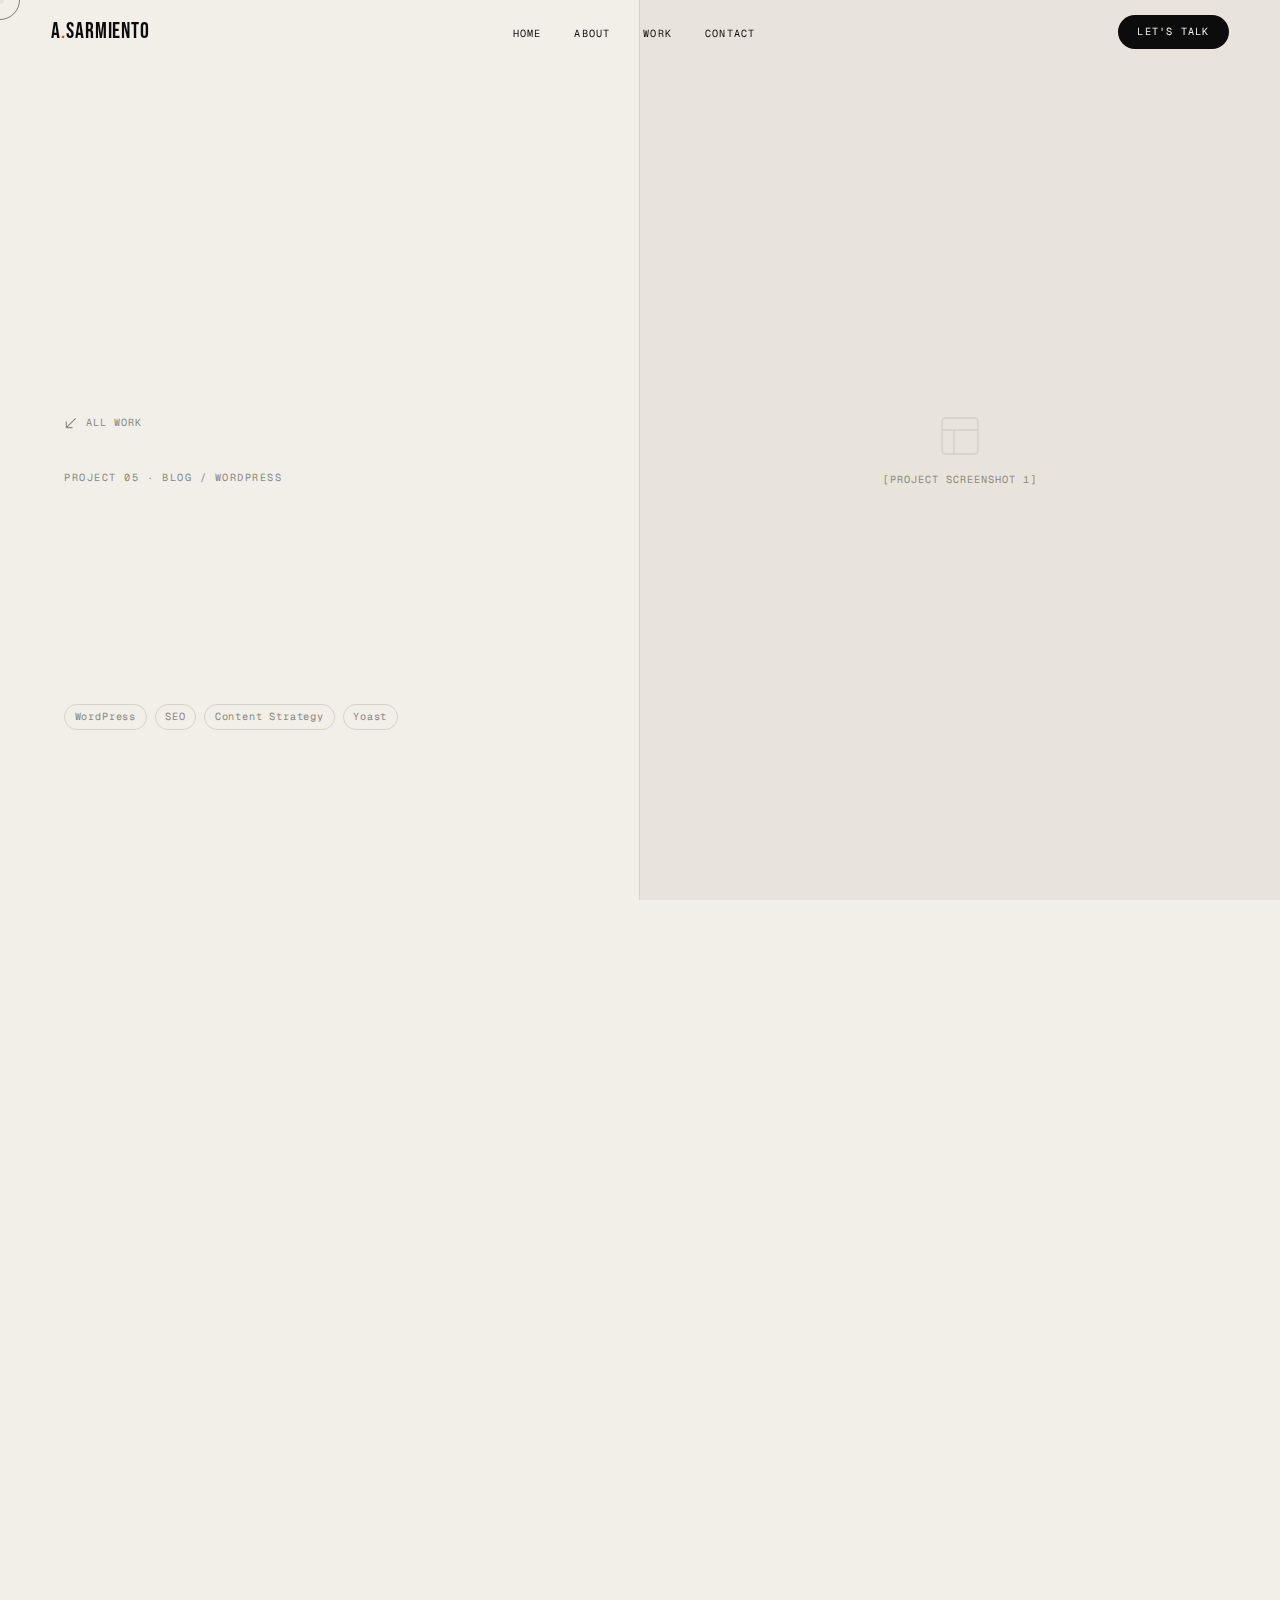
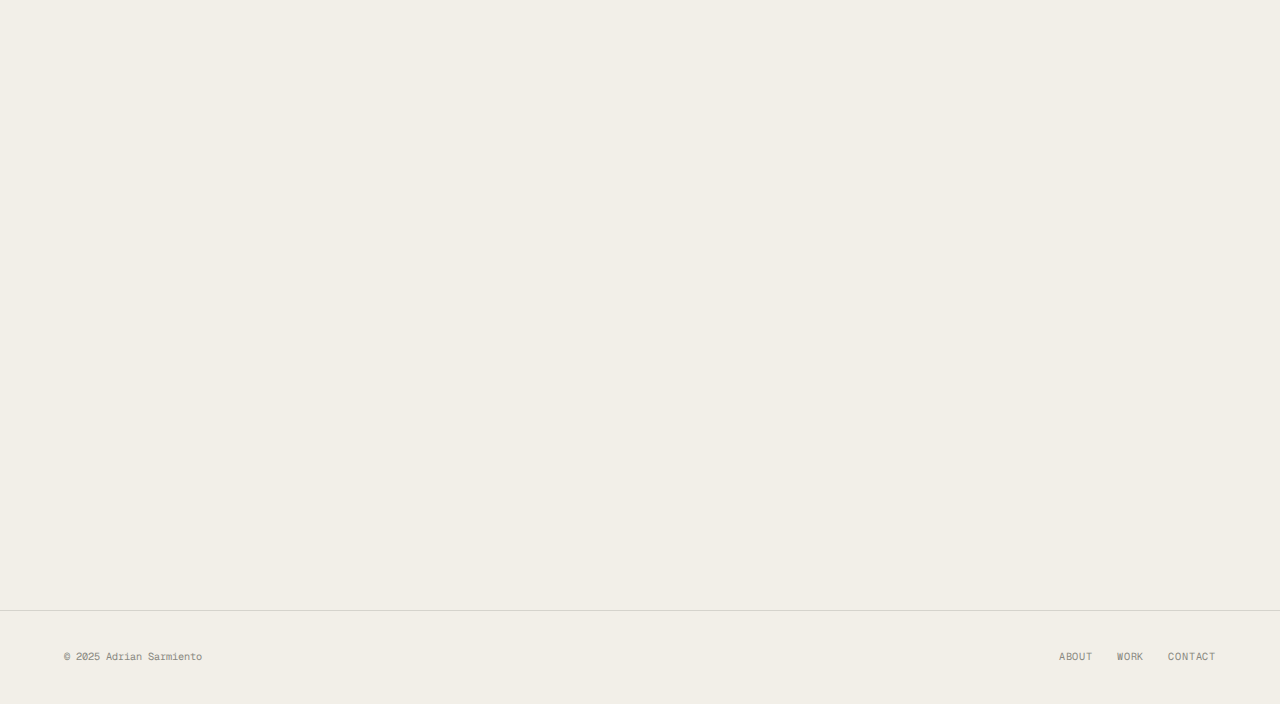
<file: project-hustleflow.html>
<!DOCTYPE html>
<html lang="en" data-theme="light">
<head>
  <meta charset="UTF-8"/><meta name="viewport" content="width=device-width, initial-scale=1.0"/>
  <title>The Hustle Flow — Adrian Sarmiento</title>
  <meta name="description" content="The Hustle Flow: A WordPress blog focused on growth, self-improvement, and motivation."/>
  <link rel="stylesheet" href="style.css"/>
</head>
<body>
<div class="cursor cursor-dot" aria-hidden="true"></div>
<div class="cursor-ring" aria-hidden="true"></div>
<div class="page-overlay" aria-hidden="true"></div>
<div class="progress-bar" aria-hidden="true"></div>
<nav class="nav" role="navigation" aria-label="Main navigation">
  <div class="nav-inner">
    <a href="index.html" class="nav-logo">A<span>.</span>SARMIENTO</a>
    <ul class="nav-links" role="list">
      <li><a href="index.html" class="nav-link">Home</a></li><li><a href="about.html" class="nav-link">About</a></li>
      <li><a href="projects.html" class="nav-link">Work</a></li><li><a href="contact.html" class="nav-link">Contact</a></li>
    </ul>
    <a href="contact.html" class="nav-cta">Let's Talk</a>
    <button class="hamburger" id="hamburger" aria-label="Toggle menu" aria-expanded="false" aria-controls="mobileDrawer"><span></span><span></span><span></span></button>
  </div>
</nav>
<div class="mobile-drawer" id="mobileDrawer" role="dialog" aria-label="Mobile navigation">
  <a href="index.html">Home</a><a href="about.html">About</a><a href="projects.html">Work</a><a href="contact.html">Contact</a>
</div>
<main>
  <div class="proj-hero-split">
    <div class="proj-hero-meta">
      <a href="projects.html" class="back-link"><svg width="14" height="14" viewBox="0 0 18 18" fill="none" stroke="currentColor" stroke-width="1.5" aria-hidden="true"><path d="M15 3L3 15M3 15h8M3 15V7"/></svg>All Work</a>
      <div>
        <p class="mono-label" style="margin-bottom:0.75rem;">Project 05 · Blog / WordPress</p>
        <h1 class="display reveal-up" style="font-size:var(--size-xl);line-height:1;margin-bottom:var(--gap-xs);">The Hustle Flow</h1>
        <p class="reveal-up d1" style="font-family:var(--mono);font-size:var(--size-xs);color:var(--ash);line-height:1.8;max-width:48ch;margin-bottom:var(--gap-sm);">A self-improvement and motivation blog built on WordPress — deep-dive articles, quick tips, and real, relatable content to help readers think bigger, do better, and live smarter.</p>
        <div class="proj-tags" style="margin-bottom:var(--gap-sm);"><span class="tag">WordPress</span><span class="tag">SEO</span><span class="tag">Content Strategy</span><span class="tag">Yoast</span></div>
        <div style="display:flex;gap:0.75rem;flex-wrap:wrap;" class="reveal-up d2">
          <a href="#" class="mag-btn mag-btn-dark" aria-label="Visit The Hustle Flow blog"><span>Visit Blog</span><svg class="btn-arrow" viewBox="0 0 18 18" fill="none" stroke="currentColor" stroke-width="1.5" aria-hidden="true"><path d="M3 15L15 3M15 3H7M15 3v8"/></svg></a>
        </div>
      </div>
    </div>
    <div class="proj-hero-img"><div class="img-ph" role="img" aria-label="The Hustle Flow screenshot placeholder"><svg width="48" height="48" viewBox="0 0 24 24" fill="none" stroke="currentColor" stroke-width="1" opacity="0.15" aria-hidden="true"><rect x="3" y="3" width="18" height="18" rx="2"/><path d="M3 9h18M9 21V9"/></svg>[PROJECT SCREENSHOT 1]</div></div>
  </div>
  <div class="proj-content">
    <div class="screenshots-grid reveal-up">
      <div class="img-ph wide" role="img" aria-label="Blog homepage placeholder" style="aspect-ratio:16/7;">[PROJECT SCREENSHOT 2 — Blog Home]</div>
      <div class="img-ph" role="img" aria-label="Article page placeholder">[PROJECT SCREENSHOT 3 — Article]</div>
      <div class="img-ph" role="img" aria-label="Category page placeholder">[PROJECT SCREENSHOT 4 — Category]</div>
    </div>
    <h2 class="reveal-up">Overview</h2>
    <p class="reveal-up d1">The Hustle Flow is a personal blog and content platform built and managed on WordPress. Beyond technical skills, this project demonstrates content strategy, CMS management, and an understanding of what drives online readership and engagement. The site covers growth mindset, productivity, career development, and motivation.</p>
    <h2 class="reveal-up">Skills Demonstrated</h2>
    <p class="reveal-up d1">WordPress theme customization, Yoast SEO configuration, category taxonomy management, plugin selection and management, page speed optimization, and content creation strategy — practical skills that complement Adrian's broader full-stack engineering expertise.</p>
    <div style="display:flex;gap:0.75rem;flex-wrap:wrap;margin-top:var(--gap-md);padding-top:var(--gap-sm);border-top:1px solid var(--line);" class="reveal-up">
      <a href="#" class="mag-btn mag-btn-dark"><span>Visit Blog</span><svg class="btn-arrow" viewBox="0 0 18 18" fill="none" stroke="currentColor" stroke-width="1.5" aria-hidden="true"><path d="M3 15L15 3M15 3H7M15 3v8"/></svg></a>
      <a href="projects.html" class="mag-btn mag-btn-outline"><span>← All Work</span></a>
    </div>
  </div>
</main>
<footer class="site-footer" role="contentinfo">
  <span class="footer-copy">© 2025 Adrian Sarmiento</span>
  <div class="footer-links"><a href="about.html" class="footer-link">About</a><a href="projects.html" class="footer-link">Work</a><a href="contact.html" class="footer-link">Contact</a></div>
</footer>
<button class="back-top" id="backTop" aria-label="Scroll to top">↑ Top</button>
<script src="main.js"></script>
</body>
</html>
</file>
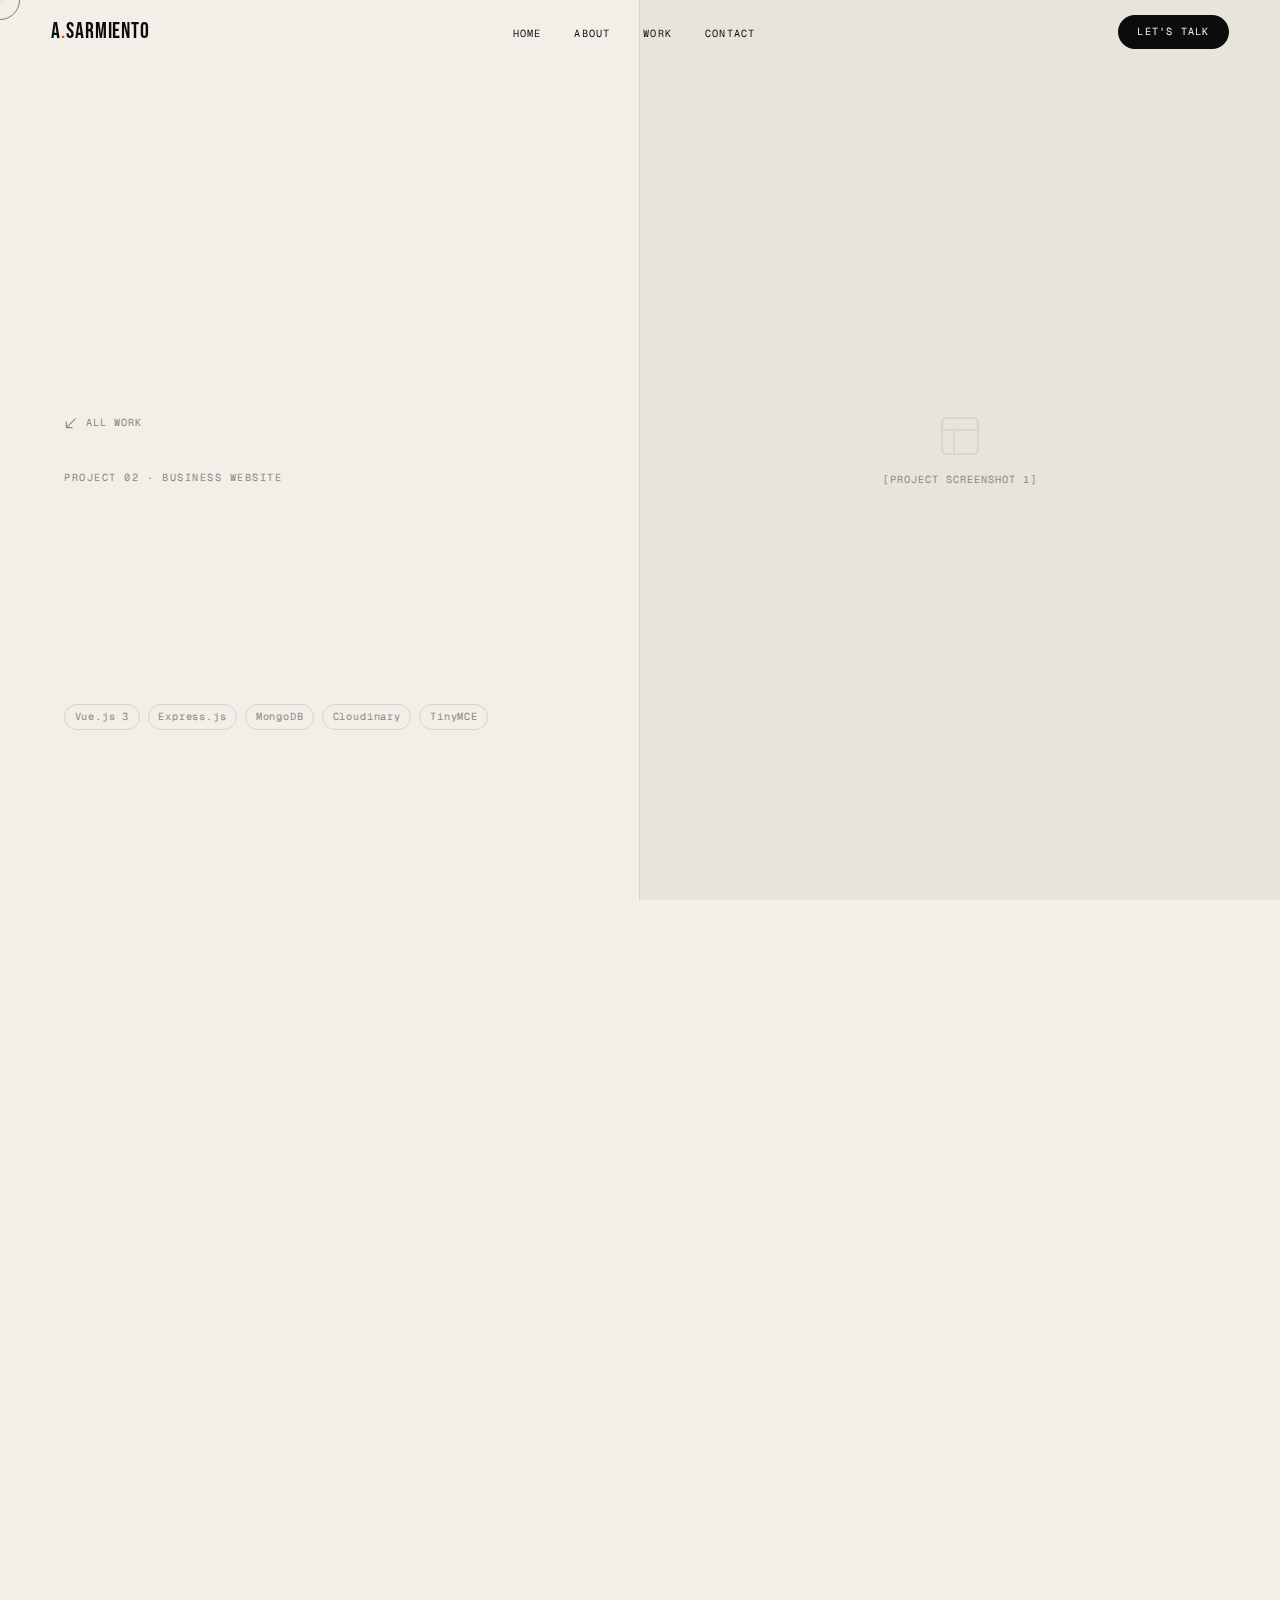
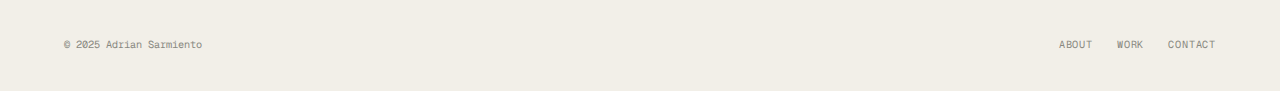
<file: project-velasquez.html>
<!DOCTYPE html>
<html lang="en" data-theme="light">
<head>
  <meta charset="UTF-8"/>
  <meta name="viewport" content="width=device-width, initial-scale=1.0"/>
  <title>Velasquez Funeral & Chapel — Adrian Sarmiento</title>
  <meta name="description" content="Velasquez Funeral & Chapel: A full-stack Vue.js funeral home website with service packages, casket gallery, admin panel. Live at velasquezfuneral.com."/>
  <link rel="stylesheet" href="style.css"/>
</head>
<body>
<div class="cursor cursor-dot" aria-hidden="true"></div>
<div class="cursor-ring" aria-hidden="true"></div>
<div class="page-overlay" aria-hidden="true"></div>
<div class="progress-bar" aria-hidden="true"></div>
<nav class="nav" role="navigation" aria-label="Main navigation">
  <div class="nav-inner">
    <a href="index.html" class="nav-logo">A<span>.</span>SARMIENTO</a>
    <ul class="nav-links" role="list">
      <li><a href="index.html" class="nav-link">Home</a></li>
      <li><a href="about.html" class="nav-link">About</a></li>
      <li><a href="projects.html" class="nav-link">Work</a></li>
      <li><a href="contact.html" class="nav-link">Contact</a></li>
    </ul>
    <a href="contact.html" class="nav-cta">Let's Talk</a>
    <button class="hamburger" id="hamburger" aria-label="Toggle menu" aria-expanded="false" aria-controls="mobileDrawer"><span></span><span></span><span></span></button>
  </div>
</nav>
<div class="mobile-drawer" id="mobileDrawer" role="dialog" aria-label="Mobile navigation">
  <a href="index.html">Home</a><a href="about.html">About</a>
  <a href="projects.html">Work</a><a href="contact.html">Contact</a>
</div>

<main>
  <div class="proj-hero-split">
    <div class="proj-hero-meta">
      <a href="projects.html" class="back-link">
        <svg width="14" height="14" viewBox="0 0 18 18" fill="none" stroke="currentColor" stroke-width="1.5" aria-hidden="true"><path d="M15 3L3 15M3 15h8M3 15V7"/></svg>
        All Work
      </a>
      <div>
        <p class="mono-label" style="margin-bottom:0.75rem;">Project 02 · Business Website</p>
        <h1 class="display reveal-up" style="font-size:var(--size-xl);line-height:1;margin-bottom:var(--gap-xs);">Velasquez Funeral &amp; Chapel</h1>
        <p class="reveal-up d1" style="font-family:var(--mono);font-size:var(--size-xs);color:var(--ash);line-height:1.8;max-width:48ch;margin-bottom:var(--gap-sm);">A comprehensive funeral home website serving families in Cabiao, Nueva Ecija since 1970 — with service packages, casket gallery, blog, and a full admin CMS panel.</p>
        <div class="proj-tags" style="margin-bottom:var(--gap-sm);">
          <span class="tag">Vue.js 3</span><span class="tag">Express.js</span>
          <span class="tag">MongoDB</span><span class="tag">Cloudinary</span><span class="tag">TinyMCE</span>
        </div>
        <div style="display:flex;gap:0.75rem;flex-wrap:wrap;" class="reveal-up d2">
          <a href="https://velasquezfuneral.com" target="_blank" rel="noopener noreferrer" class="mag-btn mag-btn-dark" aria-label="Visit Velasquez Funeral live site">
            <span>Live Site</span>
            <svg class="btn-arrow" viewBox="0 0 18 18" fill="none" stroke="currentColor" stroke-width="1.5" aria-hidden="true"><path d="M3 15L15 3M15 3H7M15 3v8"/></svg>
          </a>
          <a href="#" class="mag-btn mag-btn-outline" aria-label="View GitHub repository">
            <span>GitHub</span>
            <svg class="btn-arrow" viewBox="0 0 18 18" fill="none" stroke="currentColor" stroke-width="1.5" aria-hidden="true"><path d="M3 15L15 3M15 3H7M15 3v8"/></svg>
          </a>
        </div>
      </div>
    </div>
    <div class="proj-hero-img">
      <div class="img-ph" role="img" aria-label="Velasquez Funeral homepage screenshot placeholder">
        <svg width="48" height="48" viewBox="0 0 24 24" fill="none" stroke="currentColor" stroke-width="1" opacity="0.15" aria-hidden="true"><rect x="3" y="3" width="18" height="18" rx="2"/><path d="M3 9h18M9 21V9"/></svg>
        [PROJECT SCREENSHOT 1]
      </div>
    </div>
  </div>

  <div class="proj-content">
    <div class="proj-meta-grid reveal-up">
      <div class="proj-meta-cell"><div class="proj-meta-label">Type</div><div class="proj-meta-val">Full-Stack Business</div></div>
      <div class="proj-meta-cell"><div class="proj-meta-label">Frontend</div><div class="proj-meta-val">Vue.js 3 + Vue Router</div></div>
      <div class="proj-meta-cell"><div class="proj-meta-label">Backend</div><div class="proj-meta-val">Node.js + Express</div></div>
      <div class="proj-meta-cell"><div class="proj-meta-label">Database</div><div class="proj-meta-val">MongoDB Atlas</div></div>
      <div class="proj-meta-cell"><div class="proj-meta-label">Hosting</div><div class="proj-meta-val">Hostinger + Render</div></div>
      <div class="proj-meta-cell"><div class="proj-meta-label">Live</div><div class="proj-meta-val"><a href="https://velasquezfuneral.com" target="_blank" rel="noopener noreferrer" style="color:var(--accent2);">velasquezfuneral.com ↗</a></div></div>
    </div>

    <div class="screenshots-grid reveal-up d1">
      <div class="img-ph wide" role="img" aria-label="Velasquez Funeral homepage screenshot" style="aspect-ratio:16/7;">[PROJECT SCREENSHOT 2 — Homepage]</div>
      <div class="img-ph" role="img" aria-label="Service packages screenshot">[PROJECT SCREENSHOT 3 — Packages]</div>
      <div class="img-ph" role="img" aria-label="Admin panel screenshot">[PROJECT SCREENSHOT — Admin]</div>
    </div>

    <h2 class="reveal-up">Overview</h2>
    <p class="reveal-up d1">Velasquez Funeral & Chapel is a long-standing family business in Cabiao, Nueva Ecija. With no online presence, families were relying entirely on referrals and phone calls to understand available services and pricing. The goal was to build a professional, compassionate digital presence — and a CMS powerful enough for the owner to manage without touching code.</p>

    <h2 class="reveal-up">Key Features</h2>
    <div class="feature-list-proj reveal-up d1" role="list">
      <div class="feature-item-proj" role="listitem">
        <div class="feature-num">01</div>
        <div class="feature-text"><strong>Service Packages</strong><p>Three tiers — Basic, Semi-Elegant, Elegant — with detailed casket options and transparent pricing.</p></div>
      </div>
      <div class="feature-item-proj" role="listitem">
        <div class="feature-num">02</div>
        <div class="feature-text"><strong>Casket Gallery</strong><p>Browse wood, metal, and imported caskets with images, specifications, and payment options.</p></div>
      </div>
      <div class="feature-item-proj" role="listitem">
        <div class="feature-num">03</div>
        <div class="feature-text"><strong>Admin Panel + CMS</strong><p>Full content management for packages, caskets, blogs, and add-ons — with TinyMCE rich-text editing and Cloudinary image uploads.</p></div>
      </div>
      <div class="feature-item-proj" role="listitem">
        <div class="feature-num">04</div>
        <div class="feature-text"><strong>SEO Optimization</strong><p>Vue Meta for per-page SEO, Google Analytics tracking, and structured semantic content hierarchy.</p></div>
      </div>
      <div class="feature-item-proj" role="listitem">
        <div class="feature-num">05</div>
        <div class="feature-text"><strong>Blog / Resources</strong><p>Grief support articles, funeral planning guides, and educational content managed via admin panel.</p></div>
      </div>
      <div class="feature-item-proj" role="listitem">
        <div class="feature-num">06</div>
        <div class="feature-text"><strong>Contact + Maps</strong><p>24/7 contact info, Google Maps integration, and inquiry form with admin-side management.</p></div>
      </div>
    </div>

    <div style="display:flex;gap:0.75rem;flex-wrap:wrap;margin-top:var(--gap-md);padding-top:var(--gap-sm);border-top:1px solid var(--line);" class="reveal-up">
      <a href="https://velasquezfuneral.com" target="_blank" rel="noopener noreferrer" class="mag-btn mag-btn-dark"><span>Live Site</span><svg class="btn-arrow" viewBox="0 0 18 18" fill="none" stroke="currentColor" stroke-width="1.5" aria-hidden="true"><path d="M3 15L15 3M15 3H7M15 3v8"/></svg></a>
      <a href="#" class="mag-btn mag-btn-outline"><span>GitHub</span><svg class="btn-arrow" viewBox="0 0 18 18" fill="none" stroke="currentColor" stroke-width="1.5" aria-hidden="true"><path d="M3 15L15 3M15 3H7M15 3v8"/></svg></a>
      <a href="projects.html" class="mag-btn mag-btn-outline"><span>← All Work</span></a>
    </div>
  </div>
</main>

<footer class="site-footer" role="contentinfo">
  <span class="footer-copy">© 2025 Adrian Sarmiento</span>
  <div class="footer-links"><a href="about.html" class="footer-link">About</a><a href="projects.html" class="footer-link">Work</a><a href="contact.html" class="footer-link">Contact</a></div>
</footer>
<button class="back-top" id="backTop" aria-label="Scroll to top">↑ Top</button>
<script src="main.js"></script>
</body>
</html>
</file>
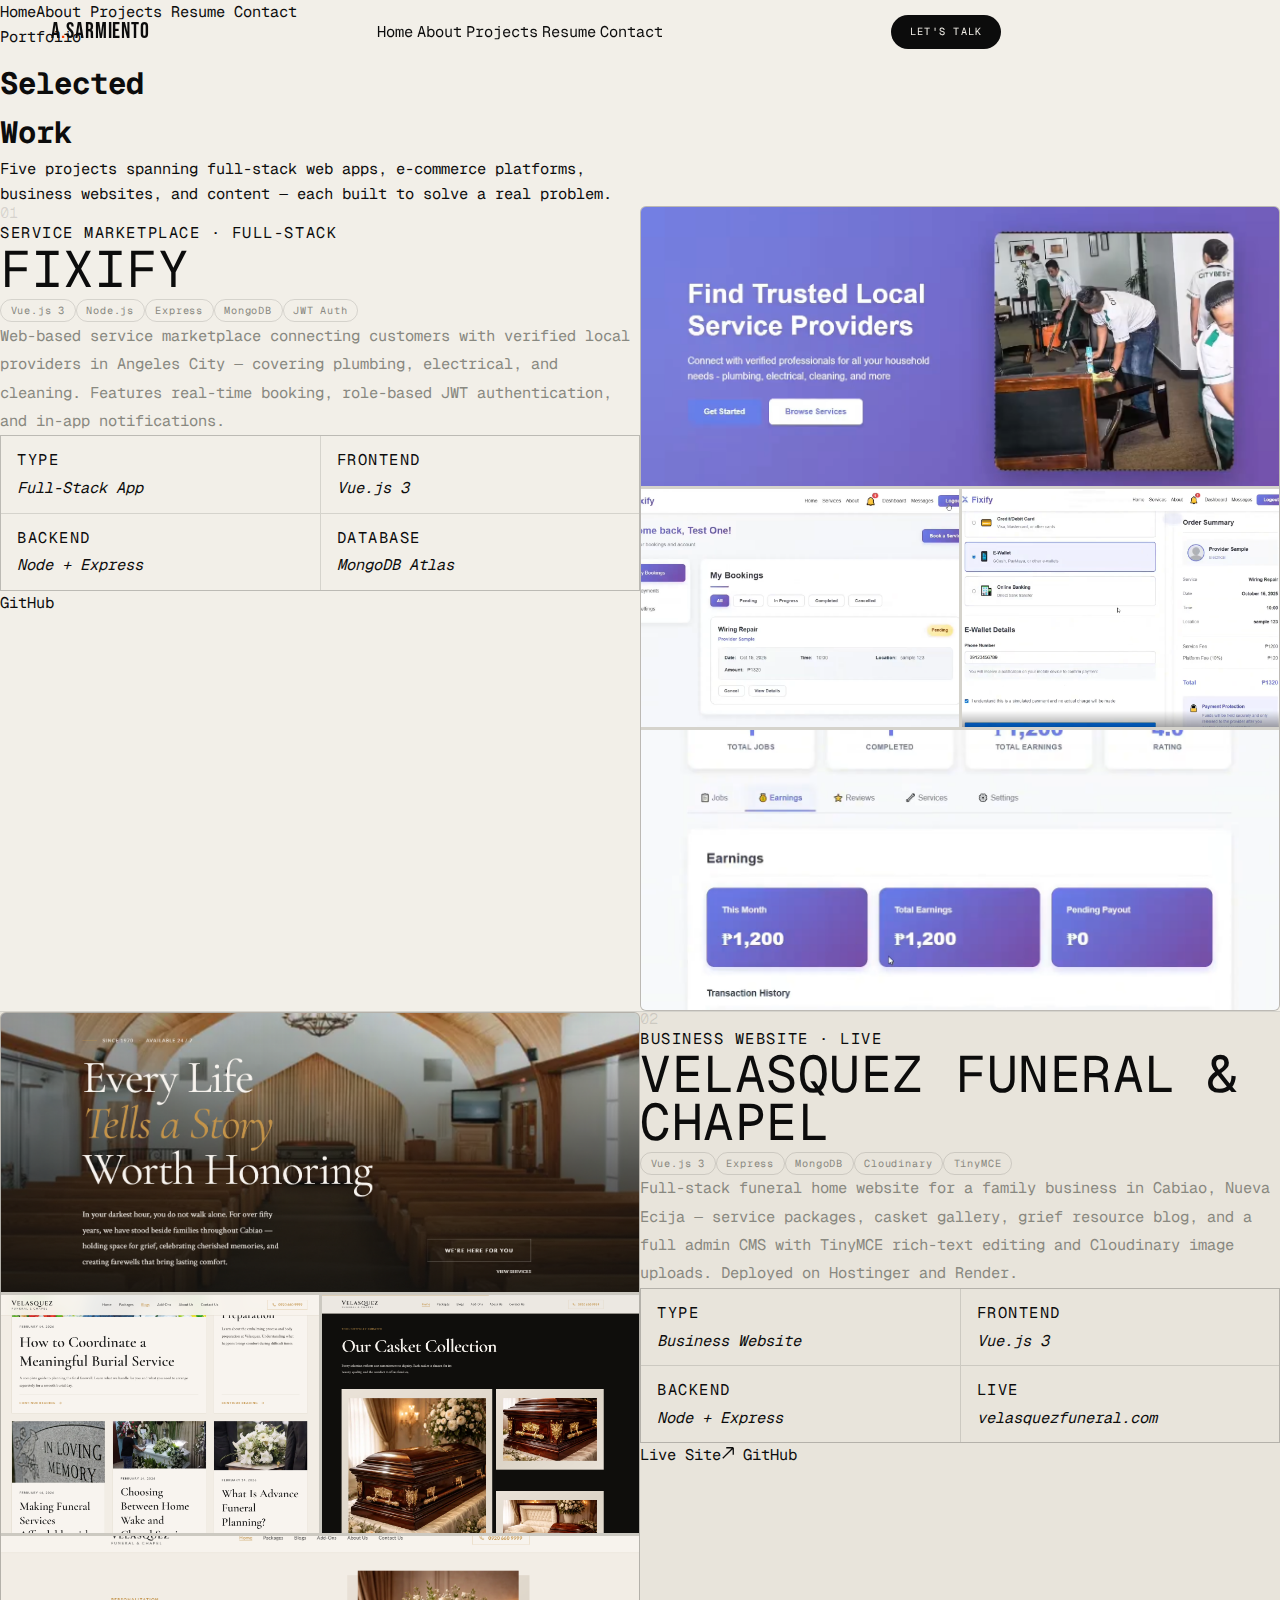
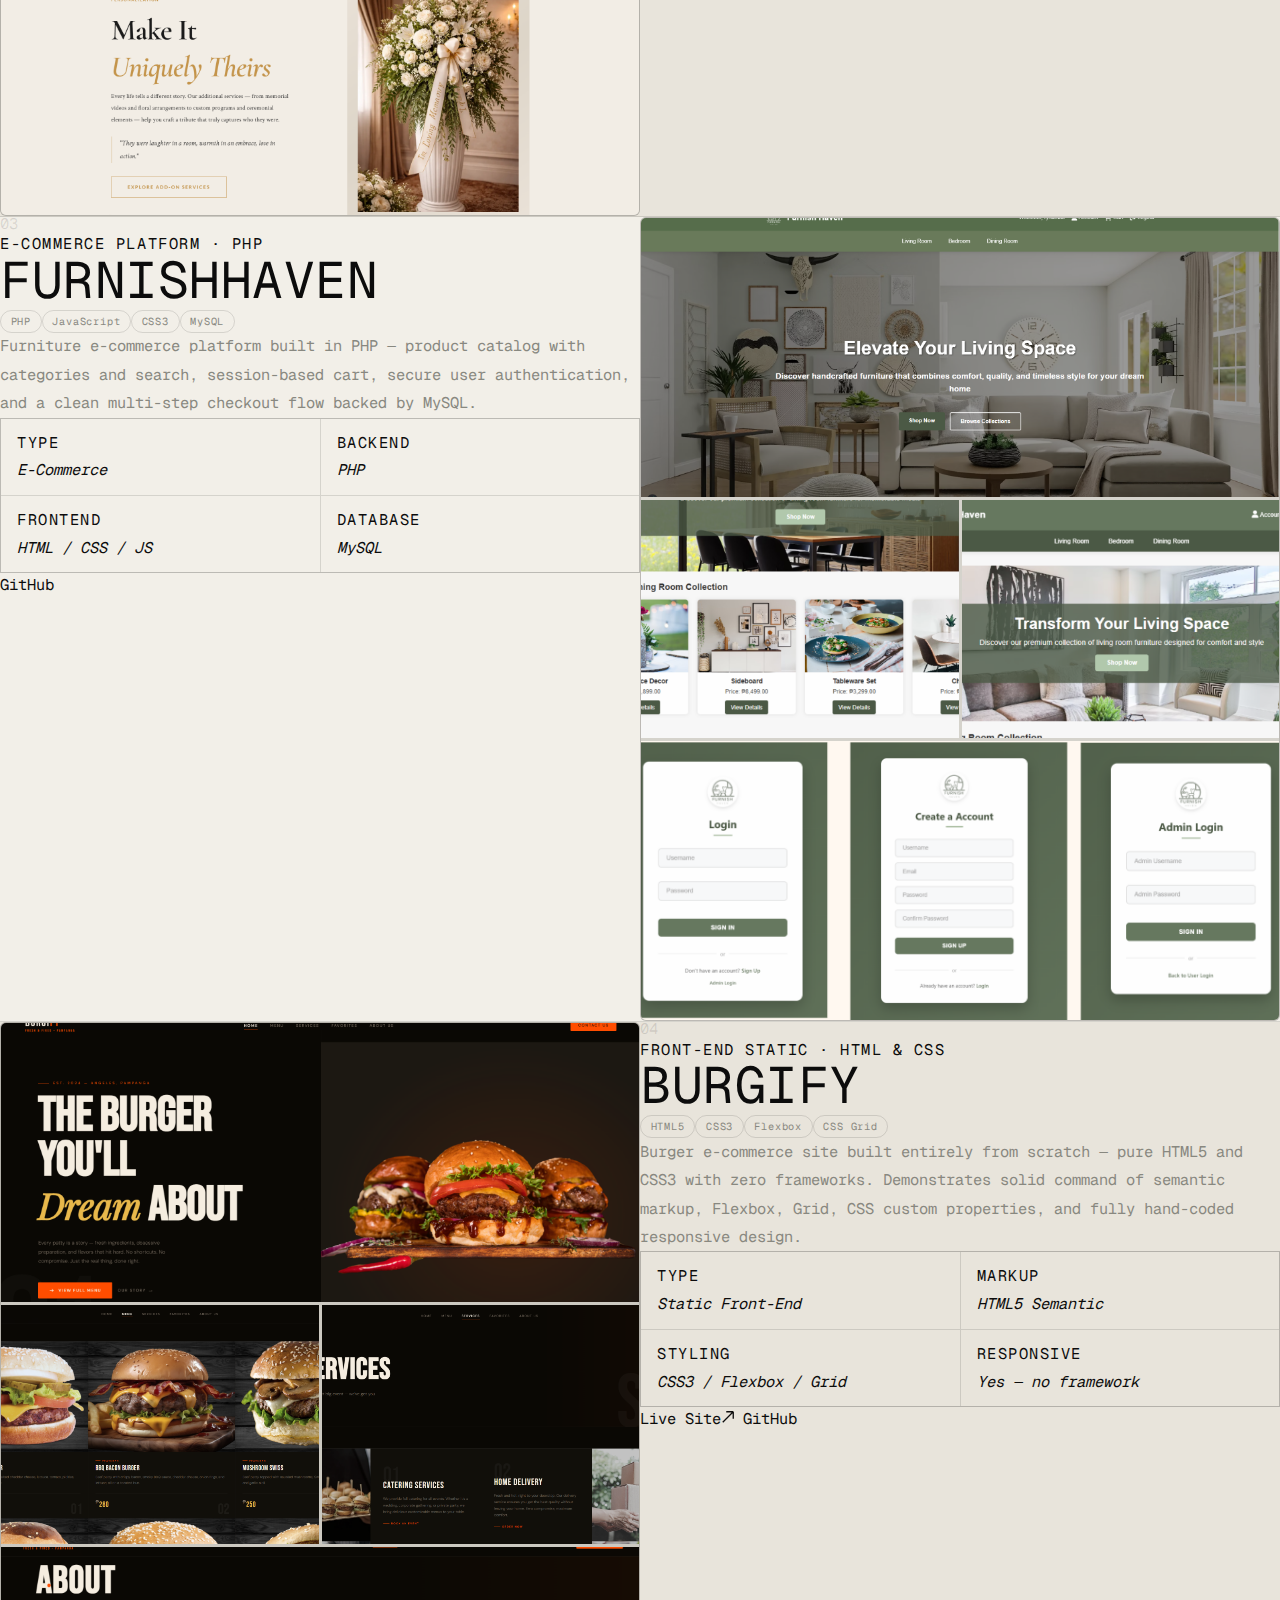
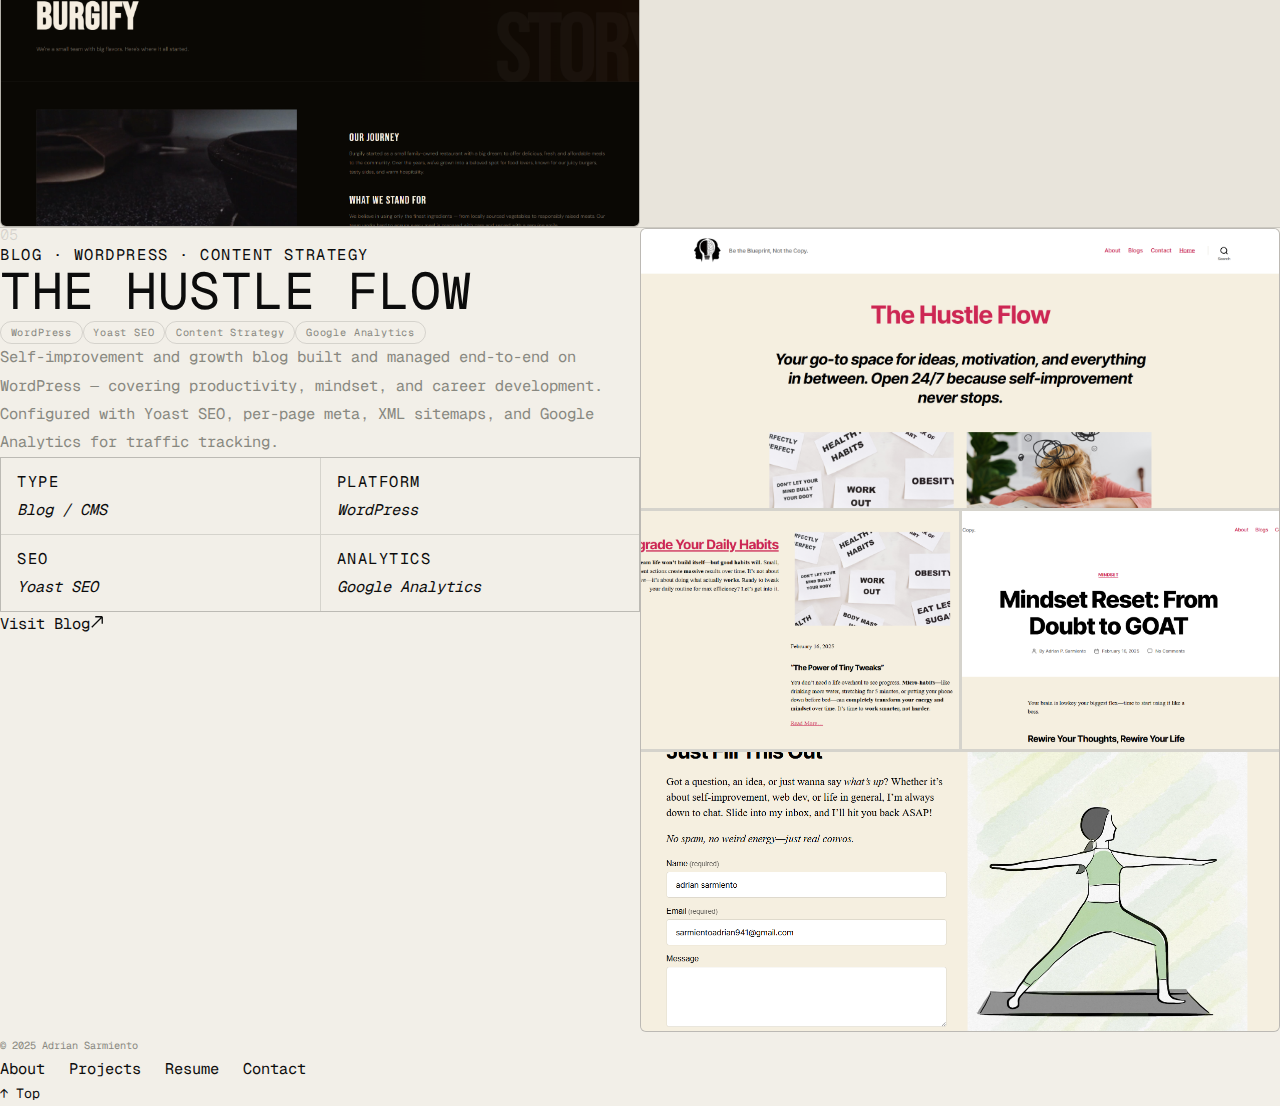
<file: projects.html>
<!DOCTYPE html>
<html lang="en">
<head>
<meta charset="UTF-8"><meta name="viewport" content="width=device-width,initial-scale=1">
<title>Work — Adrian Sarmiento</title>
<link rel="stylesheet" href="style.css">
<style>

/* ── PROJECT BLOCK ───────────────────────────────────────── */
.proj-block {
  padding: var(--sp-5) 0;
  border-bottom: 1px solid var(--line);
  scroll-margin-top: calc(var(--nav-h) + 1rem);
}
.proj-block:last-child { border-bottom: none; }

/* alternating bg */
.proj-block.alt { background: var(--cream); margin: 0 calc(-1 * var(--pad)); padding-left: var(--pad); padding-right: var(--pad); }

/* ── SPLIT LAYOUT ────────────────────────────────────────── */
.pb-split {
  display: grid;
  grid-template-columns: 1fr 1fr;
  gap: var(--sp-4);
  align-items: start;
}
/* odd = info left, shots right (default) */
/* even = shots left, info right */
.pb-split.flip { direction: rtl; }
.pb-split.flip > * { direction: ltr; }

/* ── INFO SIDE ───────────────────────────────────────────── */
.pb-info {
  display: flex;
  flex-direction: column;
  gap: var(--sp-2);
  position: sticky;
  top: calc(var(--nav-h) + var(--sp-2));
}
.pb-num {
  font-family: var(--f-display);
  font-size: var(--t-2xl); line-height: 1;
  color: var(--line);
}
.pb-cat {
  font-family: var(--f-mono); font-size: var(--t-2xs);
  color: var(--ash2); letter-spacing: .1em; text-transform: uppercase;
}
.pb-title {
  font-family: var(--f-display);
  font-size: clamp(2.4rem, 4vw, 3.8rem);
  line-height: .92; letter-spacing: .01em; text-transform: uppercase;
}
.pb-desc {
  font-family: var(--f-mono); font-size: var(--t-sm);
  color: var(--ash); line-height: 1.85;
}
.pb-btns { display: flex; gap: .5rem; flex-wrap: wrap; }

/* ── SHOTS SIDE ──────────────────────────────────────────── */
.pb-shots {
  display: grid;
  grid-template-columns: 1fr 1fr;
  gap: 3px;
  background: var(--line);
  border: 1px solid var(--line);
  border-radius: 6px;
  overflow: hidden;
}

/* Every shot cell has a FIXED aspect ratio — image fills it */
.pb-shot {
  position: relative;
  overflow: hidden;
}
/* Wide shots span both columns */
.pb-shot-wide {
  grid-column: 1 / -1;
  aspect-ratio: 16 / 7;
}
/* Regular shots */
.pb-shot-sm {
  aspect-ratio: 4 / 3;
}
/* All images fill their container */
.pb-shot img {
  position: absolute;
  inset: 0;
  width: 100%;
  height: 100%;
  object-fit: cover;
  display: block;
  transition: transform .6s var(--ease);
}
.pb-shot:hover img { transform: scale(1.03); }

/* Fallback placeholder */
.pb-shot .ph {
  position: absolute;
  inset: 0;
  display: flex;
  align-items: center;
  justify-content: center;
  font-family: var(--f-mono);
  font-size: var(--t-2xs);
  color: var(--ash2);
  background: var(--cream);
}

/* ── META GRID ───────────────────────────────────────────── */
.pb-meta {
  display: grid;
  grid-template-columns: 1fr 1fr;
  gap: 1px;
  background: var(--line);
  border: 1px solid var(--line);
}
.pb-meta-c { background: var(--paper); padding: .75rem 1rem; }
.alt .pb-meta-c { background: var(--cream); }
.pb-meta-l {
  font-family: var(--f-mono); font-size: var(--t-2xs);
  letter-spacing: .1em; text-transform: uppercase;
  color: var(--ash2); margin-bottom: .2rem;
}
.pb-meta-v {
  font-family: var(--f-serif); font-style: italic;
  font-size: var(--t-sm);
}

/* ── RESPONSIVE ──────────────────────────────────────────── */
@media(max-width:1024px){
  .pb-info { position: static; }
}
@media(max-width:900px){
  .pb-split, .pb-split.flip {
    grid-template-columns: 1fr;
    direction: ltr;
  }
  /* on mobile always show info first, then shots */
  .pb-split.flip { display: flex; flex-direction: column; }
  .pb-split.flip .pb-shots { order: 2; }
  .pb-split.flip .pb-info  { order: 1; }
  .pb-shot-wide { aspect-ratio: 16/9; }
  .pb-shot-sm   { aspect-ratio: 16/9; }
  .pb-shots { grid-template-columns: 1fr 1fr; }
}
@media(max-width:600px){
  .pb-shots { grid-template-columns: 1fr; }
  .pb-shot-wide { grid-column: 1; }
}
</style>
</head>
<body>
<div class="cursor" aria-hidden="true"></div>
<div class="progress" aria-hidden="true"></div>

<nav class="nav" aria-label="Main navigation">
  <div class="nav-inner">
    <a href="index.html" class="nav-logo">A<span>.</span>SARMIENTO</a>
    <ul class="nav-links" role="list">
      <li><a href="index.html"    class="nav-a">Home</a></li>
      <li><a href="about.html"    class="nav-a">About</a></li>
      <li><a href="projects.html" class="nav-a">Projects</a></li>
      <li><a href="resume.html"   class="nav-a">Resume</a></li>
      <li><a href="contact.html"  class="nav-a">Contact</a></li>
    </ul>
    <a href="contact.html" class="nav-cta">Let's Talk</a>
    <button class="hbg" id="hbg" aria-label="Toggle menu" aria-expanded="false"><span></span><span></span><span></span></button>
  </div>
</nav>
<div class="drawer" id="drw" role="dialog" aria-label="Mobile menu">
  <a href="index.html">Home</a><a href="about.html">About</a>
  <a href="projects.html">Projects</a>
  <a href="resume.html">Resume</a>
  <a href="contact.html">Contact</a>
</div>

<!-- PAGE HEADER -->
<header class="s-page ruled-b"><div class="c">
  <p class="lbl rv" style="margin-bottom:.6rem">Portfolio</p>
  <h1 class="d3 rv d-1" style="margin-bottom:var(--sp-2)">Selected<br>Work</h1>
  <p class="body rv d-2" style="max-width:68ch">Five projects spanning full-stack web apps, e-commerce platforms, business websites, and content — each built to solve a real problem.</p>
</div></header>

<section style="padding-bottom:var(--sp-5)"><div class="c">

  <!-- ── 01 FIXIFY · info LEFT, shots RIGHT ───────────────── -->
  <div class="proj-block" id="fixify">
    <div class="pb-split rv">

      <div class="pb-info">
        <span class="pb-num">01</span>
        <p class="pb-cat">Service Marketplace · Full-Stack</p>
        <div class="pb-title">Fixify</div>
        <div class="tags" style="margin-top:.25rem">
          <span class="tag">Vue.js 3</span><span class="tag">Node.js</span><span class="tag">Express</span><span class="tag">MongoDB</span><span class="tag">JWT Auth</span>
        </div>
        <p class="pb-desc">Web-based service marketplace connecting customers with verified local providers in Angeles City — covering plumbing, electrical, and cleaning. Features real-time booking, role-based JWT authentication, and in-app notifications.</p>
        <div class="pb-meta">
          <div class="pb-meta-c"><div class="pb-meta-l">Type</div><div class="pb-meta-v">Full-Stack App</div></div>
          <div class="pb-meta-c"><div class="pb-meta-l">Frontend</div><div class="pb-meta-v">Vue.js 3</div></div>
          <div class="pb-meta-c"><div class="pb-meta-l">Backend</div><div class="pb-meta-v">Node + Express</div></div>
          <div class="pb-meta-c"><div class="pb-meta-l">Database</div><div class="pb-meta-v">MongoDB Atlas</div></div>
        </div>
        <div class="pb-btns">
          <a href="https://github.com/adriansarmiento-code/6WCSERVER-Final-Project.git" target="_blank" rel="noopener" class="btn btn-o"><span>GitHub</span></a>
        </div>
      </div>

      <div class="pb-shots">
        <div class="pb-shot pb-shot-wide">
          <img src="images/fixify-banner.jpg" alt="Fixify main view">
        </div>
        <div class="pb-shot pb-shot-sm">
          <img src="images/fixify-1.jpg" alt="Fixify view 2">
        </div>
        <div class="pb-shot pb-shot-sm">
          <img src="images/fixify-2.jpg" alt="Fixify view 3">
        </div>
        <div class="pb-shot pb-shot-wide">
          <img src="images/fixify-3.jpg" alt="Fixify view 4">
        </div>
      </div>

    </div>
  </div>

  <!-- ── 02 VELASQUEZ · shots LEFT, info RIGHT ────────────── -->
  <div class="proj-block alt" id="velasquez">
    <div class="pb-split flip rv">

      <div class="pb-info">
        <span class="pb-num">02</span>
        <p class="pb-cat">Business Website · Live</p>
        <div class="pb-title">Velasquez Funeral &amp; Chapel</div>
        <div class="tags" style="margin-top:.25rem">
          <span class="tag">Vue.js 3</span><span class="tag">Express</span><span class="tag">MongoDB</span><span class="tag">Cloudinary</span><span class="tag">TinyMCE</span>
        </div>
        <p class="pb-desc">Full-stack funeral home website for a family business in Cabiao, Nueva Ecija — service packages, casket gallery, grief resource blog, and a full admin CMS with TinyMCE rich-text editing and Cloudinary image uploads. Deployed on Hostinger and Render.</p>
        <div class="pb-meta">
          <div class="pb-meta-c"><div class="pb-meta-l">Type</div><div class="pb-meta-v">Business Website</div></div>
          <div class="pb-meta-c"><div class="pb-meta-l">Frontend</div><div class="pb-meta-v">Vue.js 3</div></div>
          <div class="pb-meta-c"><div class="pb-meta-l">Backend</div><div class="pb-meta-v">Node + Express</div></div>
          <div class="pb-meta-c"><div class="pb-meta-l">Live</div><div class="pb-meta-v">velasquezfuneral.com</div></div>
        </div>
        <div class="pb-btns">
          <a href="https://velasquezfuneral.com" target="_blank" rel="noopener" class="btn btn-k"><span>Live Site</span><svg class="ic" width="14" height="14" viewBox="0 0 16 16" fill="none" stroke="currentColor" stroke-width="1.5"><path d="M2 14L14 2M14 2H6M14 2v8"/></svg></a>
          <a href="https://github.com/adriansarmiento-code/velasquezfuneral.git" target="_blank" rel="noopener" class="btn btn-o"><span>GitHub</span></a>
        </div>
      </div>

      <div class="pb-shots">
        <div class="pb-shot pb-shot-wide">
          <img src="images/velasquez-banner.png" alt="Velasquez main view">
        </div>
        <div class="pb-shot pb-shot-sm">
          <img src="images/velasquez-1.png" alt="Velasquez view 2">
        </div>
        <div class="pb-shot pb-shot-sm">
          <img src="images/velasquez-2.png" alt="Velasquez view 3">
        </div>
        <div class="pb-shot pb-shot-wide">
          <img src="images/velasquez-3.png" alt="Velasquez view 4">
        </div>
      </div>

    </div>
  </div>

  <!-- ── 03 FURNISHHAVEN · info LEFT, shots RIGHT ─────────── -->
  <div class="proj-block" id="furnishhaven">
    <div class="pb-split rv">

      <div class="pb-info">
        <span class="pb-num">03</span>
        <p class="pb-cat">E-Commerce Platform · PHP</p>
        <div class="pb-title">FurnishHaven</div>
        <div class="tags" style="margin-top:.25rem">
          <span class="tag">PHP</span><span class="tag">JavaScript</span><span class="tag">CSS3</span><span class="tag">MySQL</span>
        </div>
        <p class="pb-desc">Furniture e-commerce platform built in PHP — product catalog with categories and search, session-based cart, secure user authentication, and a clean multi-step checkout flow backed by MySQL.</p>
        <div class="pb-meta">
          <div class="pb-meta-c"><div class="pb-meta-l">Type</div><div class="pb-meta-v">E-Commerce</div></div>
          <div class="pb-meta-c"><div class="pb-meta-l">Backend</div><div class="pb-meta-v">PHP</div></div>
          <div class="pb-meta-c"><div class="pb-meta-l">Frontend</div><div class="pb-meta-v">HTML / CSS / JS</div></div>
          <div class="pb-meta-c"><div class="pb-meta-l">Database</div><div class="pb-meta-v">MySQL</div></div>
        </div>
        <div class="pb-btns">
          <a href="https://github.com/adriansarmiento-code/furnishhaven.git" target="_blank" rel="noopener" class="btn btn-o"><span>GitHub</span></a>
        </div>
      </div>

      <div class="pb-shots">
        <div class="pb-shot pb-shot-wide">
          <img src="images/furnishhaven-banner.jpg" alt="FurnishHaven main view">
        </div>
        <div class="pb-shot pb-shot-sm">
          <img src="images/furnishhaven-1.png" alt="FurnishHaven view 2">
        </div>
        <div class="pb-shot pb-shot-sm">
          <img src="images/furnishhaven-2.png" alt="FurnishHaven view 3">
        </div>
        <div class="pb-shot pb-shot-wide">
          <img src="images/furnishhaven-3.png" alt="FurnishHaven view 4">
        </div>
      </div>

    </div>
  </div>

  <!-- ── 04 BURGIFY · shots LEFT, info RIGHT ──────────────── -->
  <div class="proj-block alt" id="burgify">
    <div class="pb-split flip rv">

      <div class="pb-info">
        <span class="pb-num">04</span>
        <p class="pb-cat">Front-End Static · HTML &amp; CSS</p>
        <div class="pb-title">Burgify</div>
        <div class="tags" style="margin-top:.25rem">
          <span class="tag">HTML5</span><span class="tag">CSS3</span><span class="tag">Flexbox</span><span class="tag">CSS Grid</span>
        </div>
        <p class="pb-desc">Burger e-commerce site built entirely from scratch — pure HTML5 and CSS3 with zero frameworks. Demonstrates solid command of semantic markup, Flexbox, Grid, CSS custom properties, and fully hand-coded responsive design.</p>
        <div class="pb-meta">
          <div class="pb-meta-c"><div class="pb-meta-l">Type</div><div class="pb-meta-v">Static Front-End</div></div>
          <div class="pb-meta-c"><div class="pb-meta-l">Markup</div><div class="pb-meta-v">HTML5 Semantic</div></div>
          <div class="pb-meta-c"><div class="pb-meta-l">Styling</div><div class="pb-meta-v">CSS3 / Flexbox / Grid</div></div>
          <div class="pb-meta-c"><div class="pb-meta-l">Responsive</div><div class="pb-meta-v">Yes — no framework</div></div>
        </div>
        <div class="pb-btns">
          <a href="https://burgifybusiness.netlify.app/" target="_blank" rel="noopener" class="btn btn-k"><span>Live Site</span><svg class="ic" width="14" height="14" viewBox="0 0 16 16" fill="none" stroke="currentColor" stroke-width="1.5"><path d="M2 14L14 2M14 2H6M14 2v8"/></svg></a>
          <a href="https://github.com/adriansarmiento-code/Burger-Business-Website.git" target="_blank" rel="noopener" class="btn btn-o"><span>GitHub</span></a>
        </div>
      </div>

      <div class="pb-shots">
        <div class="pb-shot pb-shot-wide">
          <img src="images/burgify-banner.png" alt="Burgify main view">
        </div>
        <div class="pb-shot pb-shot-sm">
          <img src="images/burgify-1.png" alt="Burgify view 2">
        </div>
        <div class="pb-shot pb-shot-sm">
          <img src="images/burgify-2.png" alt="Burgify view 3">
        </div>
        <div class="pb-shot pb-shot-wide">
          <img src="images/burgify-3.png" alt="Burgify view 4">
        </div>
      </div>

    </div>
  </div>

  <!-- ── 05 THE HUSTLE FLOW · info LEFT, shots RIGHT ──────── -->
  <div class="proj-block" id="hustleflow">
    <div class="pb-split rv">

      <div class="pb-info">
        <span class="pb-num">05</span>
        <p class="pb-cat">Blog · WordPress · Content Strategy</p>
        <div class="pb-title">The Hustle Flow</div>
        <div class="tags" style="margin-top:.25rem">
          <span class="tag">WordPress</span><span class="tag">Yoast SEO</span><span class="tag">Content Strategy</span><span class="tag">Google Analytics</span>
        </div>
        <p class="pb-desc">Self-improvement and growth blog built and managed end-to-end on WordPress — covering productivity, mindset, and career development. Configured with Yoast SEO, per-page meta, XML sitemaps, and Google Analytics for traffic tracking.</p>
        <div class="pb-meta">
          <div class="pb-meta-c"><div class="pb-meta-l">Type</div><div class="pb-meta-v">Blog / CMS</div></div>
          <div class="pb-meta-c"><div class="pb-meta-l">Platform</div><div class="pb-meta-v">WordPress</div></div>
          <div class="pb-meta-c"><div class="pb-meta-l">SEO</div><div class="pb-meta-v">Yoast SEO</div></div>
          <div class="pb-meta-c"><div class="pb-meta-l">Analytics</div><div class="pb-meta-v">Google Analytics</div></div>
        </div>
        <div class="pb-btns">
          <a href="https://thehustleflow.wordpress.com/" target="_blank" rel="noopener" class="btn btn-k"><span>Visit Blog</span><svg class="ic" width="14" height="14" viewBox="0 0 16 16" fill="none" stroke="currentColor" stroke-width="1.5"><path d="M2 14L14 2M14 2H6M14 2v8"/></svg></a>
        </div>
      </div>

      <div class="pb-shots">
        <div class="pb-shot pb-shot-wide">
          <img src="images/hustleflow-banner.png" alt="The Hustle Flow main view">
        </div>
        <div class="pb-shot pb-shot-sm">
          <img src="images/hustleflow-1.jpg" alt="The Hustle Flow view 2">
        </div>
        <div class="pb-shot pb-shot-sm">
          <img src="images/hustleflow-2.jpg" alt="The Hustle Flow view 3">
        </div>
        <div class="pb-shot pb-shot-wide">
          <img src="images/hustleflow-3.jpg" alt="The Hustle Flow view 4">
        </div>
      </div>

    </div>
  </div>

</div></section>

<footer class="footer"><div class="c"><div class="footer-r">
  <span class="footer-copy">© 2025 Adrian Sarmiento</span>
  <div class="footer-links">
    <a href="about.html"    class="footer-a">About</a>
    <a href="projects.html" class="footer-a">Projects</a>
    <a href="resume.html"   class="footer-a">Resume</a>
    <a href="contact.html"  class="footer-a">Contact</a>
  </div>
</div></div></footer>
<button class="btt" id="btt" aria-label="Back to top">↑ Top</button>
<script src="main.js"></script>
</body></html>
</file>
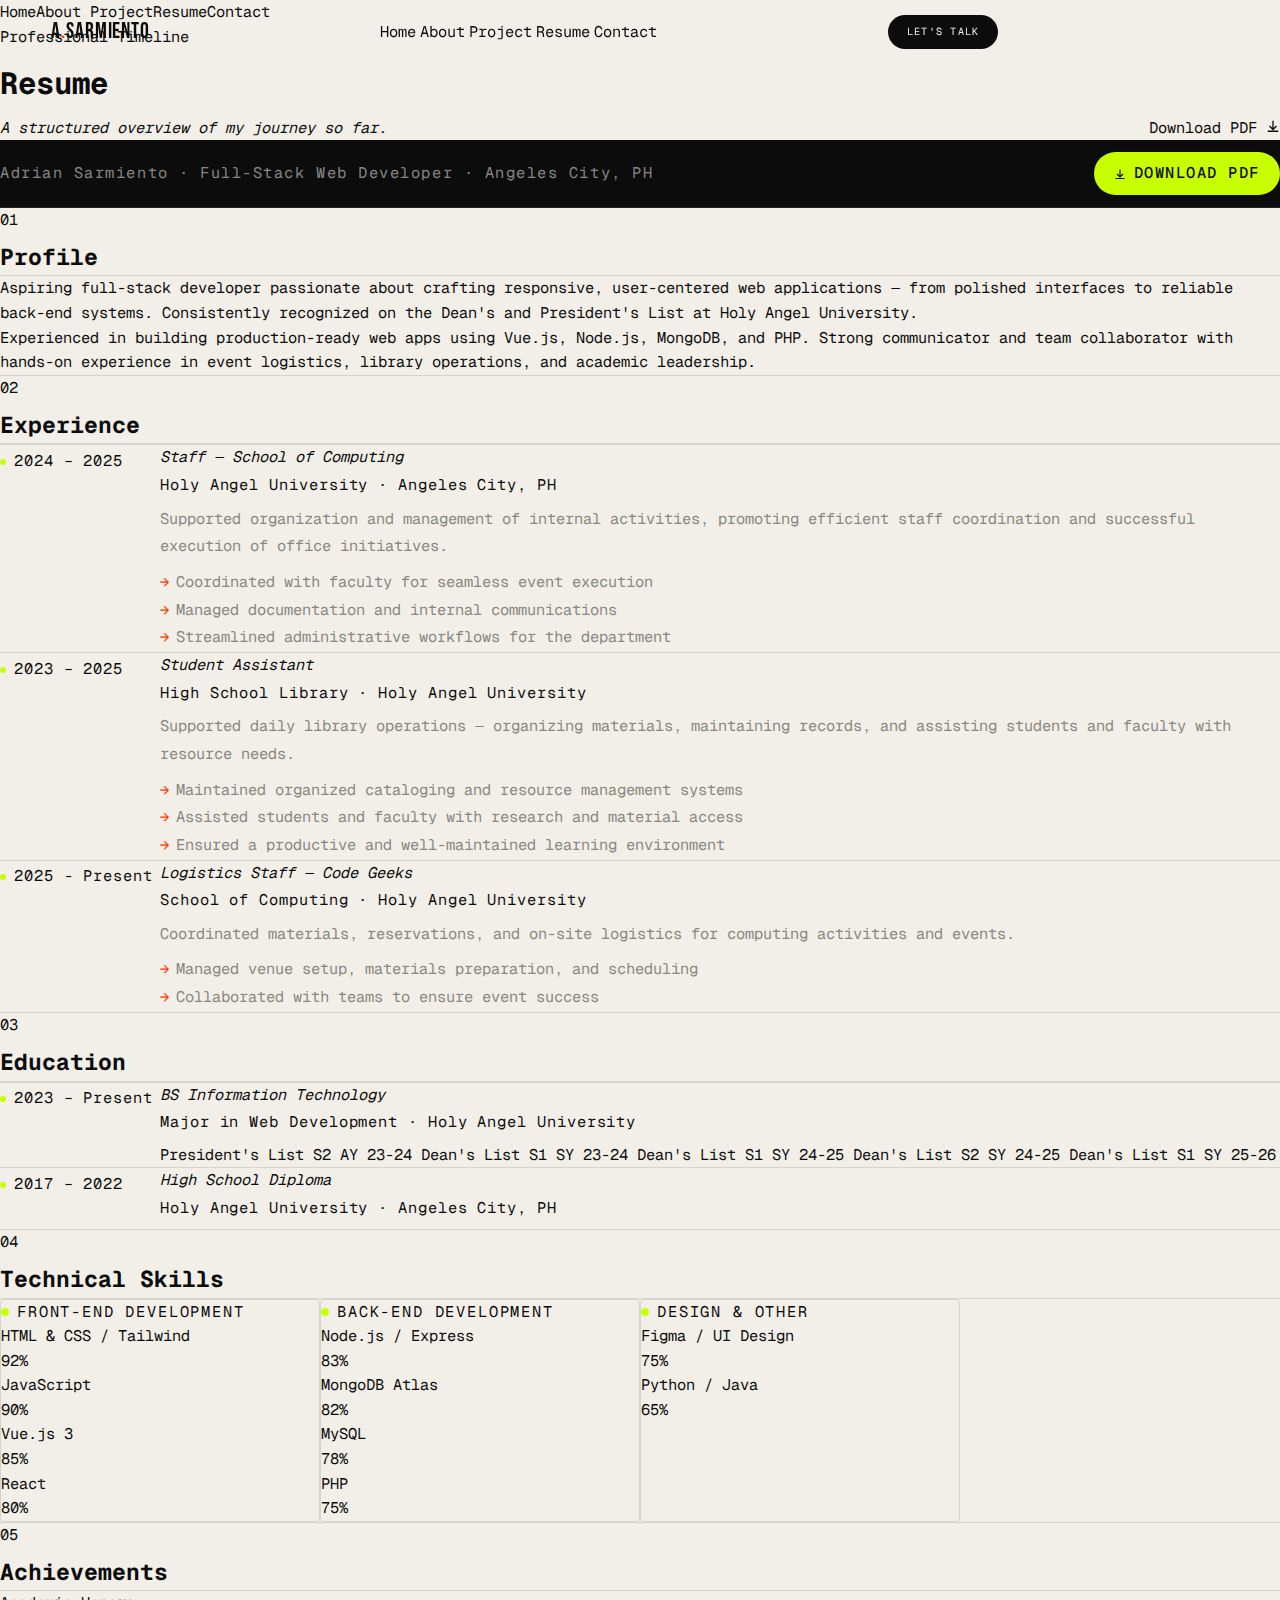
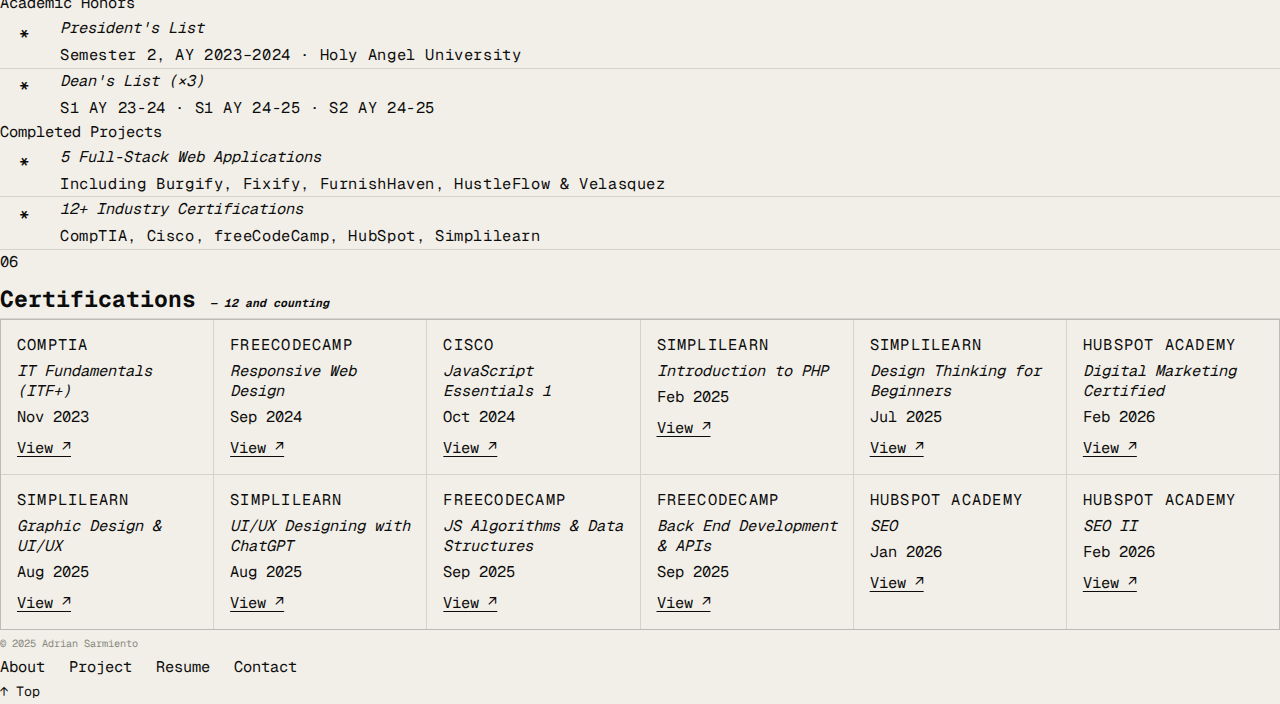
<file: resume.html>
<!DOCTYPE html>
<html lang="en">
<head>
<meta charset="UTF-8"><meta name="viewport" content="width=device-width,initial-scale=1">
<title>Resume — Adrian Sarmiento</title>
<link rel="stylesheet" href="style.css">
<style>

/* ── Resume-specific layout ──────────────────────────────────── */

/* Sticky download bar at top of content */
.dl-bar {
  position: sticky;
  top: var(--nav-h);
  z-index: 100;
  background: var(--ink);
  color: var(--paper);
  padding: .75rem 0;
  border-bottom: 1px solid rgba(255,255,255,.1);
}
.dl-bar-inner {
  display: flex;
  align-items: center;
  justify-content: space-between;
  gap: var(--sp-2);
}
.dl-bar-note {
  font-family: var(--f-mono);
  font-size: var(--t-2xs);
  letter-spacing: .1em;
  color: rgba(255,255,255,.5);
}
.dl-btn {
  display: inline-flex;
  align-items: center;
  gap: .5rem;
  padding: .55rem 1.25rem;
  background: var(--accent);
  color: var(--ink);
  font-family: var(--f-mono);
  font-size: var(--t-2xs);
  letter-spacing: .1em;
  text-transform: uppercase;
  border-radius: 100px;
  font-weight: 500;
  transition: opacity var(--t1);
  cursor: crosshair;
}
.dl-btn:hover { opacity: .85; }
.dl-btn svg { flex-shrink: 0; }

/* Resume section block */
.resume-section {
  padding: var(--sp-3) 0;
  border-bottom: 1px solid var(--line);
}
.resume-section:last-child { border-bottom: none; }
.resume-section-header {
  display: flex;
  align-items: flex-end;
  justify-content: space-between;
  margin-bottom: var(--sp-2);
  padding-bottom: var(--sp-1);
  border-bottom: 1px solid var(--line);
}

/* Experience timeline card */
.exp-card {
  display: grid;
  grid-template-columns: 160px 1fr;
  gap: var(--sp-1) var(--sp-2);
  padding: var(--sp-2) 0;
  border-top: 1px solid var(--line);
  align-items: start;
}
.exp-card:first-of-type { border-top: none; }
.exp-date {
  font-family: var(--f-mono);
  font-size: var(--t-2xs);
  color: var(--ash2);
  letter-spacing: .06em;
  padding-top: .3em;
  line-height: 1.5;
}
.exp-dot {
  display: inline-block;
  width: 6px;
  height: 6px;
  background: var(--accent);
  border-radius: 50%;
  margin-right: .5rem;
  vertical-align: middle;
}
.exp-role {
  font-family: var(--f-serif);
  font-style: italic;
  font-size: var(--t-lg);
  margin-bottom: .2rem;
}
.exp-org {
  font-family: var(--f-mono);
  font-size: var(--t-2xs);
  color: var(--ash2);
  letter-spacing: .06em;
  margin-bottom: .5rem;
}
.exp-desc {
  font-family: var(--f-mono);
  font-size: var(--t-sm);
  color: var(--ash);
  line-height: 1.8;
}
.exp-highlights {
  list-style: none;
  padding: 0;
  margin-top: .5rem;
}
.exp-highlights li {
  font-family: var(--f-mono);
  font-size: var(--t-sm);
  color: var(--ash);
  line-height: 1.8;
  padding-left: 1rem;
  position: relative;
}
.exp-highlights li::before {
  content: '→';
  position: absolute;
  left: 0;
  color: var(--accent2);
}

/* Education card */
.edu-card {
  display: grid;
  grid-template-columns: 160px 1fr;
  gap: var(--sp-1) var(--sp-2);
  padding: var(--sp-2) 0;
  border-top: 1px solid var(--line);
  align-items: start;
}
.edu-card:first-of-type { border-top: none; }
.edu-degree {
  font-family: var(--f-serif);
  font-style: italic;
  font-size: var(--t-lg);
  margin-bottom: .2rem;
}
.edu-school {
  font-family: var(--f-mono);
  font-size: var(--t-2xs);
  color: var(--ash2);
  letter-spacing: .06em;
  margin-bottom: .5rem;
}

/* Skills section in resume */
.resume-skills-grid {
  display: grid;
  grid-template-columns: repeat(auto-fill, minmax(280px, 1fr));
  gap: var(--sp-2);
}
.resume-skill-group {
  padding: var(--sp-2);
  border: 1px solid var(--line);
  border-radius: 4px;
  transition: background var(--t2);
}
.resume-skill-group:hover {
  background: var(--cream);
}
.resume-skill-group-label {
  font-family: var(--f-mono);
  font-size: var(--t-2xs);
  letter-spacing: .12em;
  text-transform: uppercase;
  color: var(--ash2);
  margin-bottom: var(--sp-1);
  display: flex;
  align-items: center;
  gap: .5rem;
}
.resume-skill-group-label::before {
  content: '';
  width: 8px;
  height: 8px;
  background: var(--accent);
  border-radius: 50%;
  flex-shrink: 0;
}

/* Achievement items */
.achievement-item {
  display: grid;
  grid-template-columns: 3rem 1fr;
  gap: .75rem;
  padding: var(--sp-1) 0;
  border-top: 1px solid var(--line);
  align-items: start;
}
.achievement-item:first-of-type { border-top: none; }
.achievement-icon {
  font-size: 1.5rem;
  text-align: center;
  padding-top: .15em;
}
.achievement-title {
  font-family: var(--f-serif);
  font-style: italic;
  font-size: var(--t-md);
  margin-bottom: .15rem;
}
.achievement-detail {
  font-family: var(--f-mono);
  font-size: var(--t-2xs);
  color: var(--ash2);
  letter-spacing: .04em;
}

/* Cert grid in resume */
.r-cert-grid {
  display: grid;
  grid-template-columns: repeat(auto-fill, minmax(200px, 1fr));
  gap: 1px;
  background: var(--line);
  border: 1px solid var(--line);
}
.r-cert {
  background: var(--paper);
  padding: .85rem 1rem;
  transition: background var(--t2), color var(--t2);
}
.r-cert:hover { background: var(--ink); color: var(--paper); }
.r-cert:hover .r-cert-by, .r-cert:hover .r-cert-lnk { color: var(--accent); }
.r-cert-by  { font-family: var(--f-mono); font-size: var(--t-2xs); letter-spacing: .08em; text-transform: uppercase; color: var(--ash2); margin-bottom: .25rem; transition: color var(--t2); }
.r-cert-nm  { font-family: var(--f-serif); font-style: italic; font-size: var(--t-sm); line-height: 1.3; margin-bottom: .2rem; }
.r-cert-dt  { font-family: var(--f-mono); font-size: var(--t-2xs); color: var(--ash2); margin-bottom: .4rem; }
.r-cert-lnk { font-family: var(--f-mono); font-size: var(--t-2xs); color: var(--ash2); text-decoration: underline; text-underline-offset: 3px; transition: color var(--t2); }

@media(max-width:900px){
  .exp-card, .edu-card { grid-template-columns: 120px 1fr; }
  .resume-skills-grid { grid-template-columns: 1fr 1fr; }
}
@media(max-width:600px){
  .dl-bar-note { display: none; }
  .exp-card, .edu-card { grid-template-columns: 1fr; }
  .exp-date { padding-top: 0; padding-bottom: .2rem; }
  .resume-skills-grid { grid-template-columns: 1fr; }
  .r-cert-grid { grid-template-columns: 1fr 1fr; }
}
</style>
</head>
<body>
<div class="cursor" aria-hidden="true"></div>
<div class="progress" aria-hidden="true"></div>

<nav class="nav" aria-label="Main navigation">
  <div class="nav-inner">
    <a href="index.html" class="nav-logo">A<span>.</span>SARMIENTO</a>
    <ul class="nav-links" role="list">
      <li><a href="index.html"    class="nav-a">Home</a></li>
      <li><a href="about.html"    class="nav-a">About</a></li>
      <li><a href="projects.html" class="nav-a">Project</a></li>
      <li><a href="resume.html"   class="nav-a">Resume</a></li>
      <li><a href="contact.html"  class="nav-a">Contact</a></li>
    </ul>
    <a href="contact.html" class="nav-cta">Let's Talk</a>
    <button class="hbg" id="hbg" aria-label="Toggle menu" aria-expanded="false"><span></span><span></span><span></span></button>
  </div>
</nav>
<div class="drawer" id="drw" role="dialog" aria-label="Mobile menu">
  <a href="index.html">Home</a><a href="about.html">About</a>
  <a href="projects.html">Project</a><a href="resume.html">Resume</a><a href="contact.html">Contact</a>
</div>

<!-- ── PAGE HEADER ──────────────────────────────────────────── -->
<header class="s-page ruled-b">
  <div class="c">
    <div style="display:flex;align-items:flex-end;justify-content:space-between;flex-wrap:wrap;gap:var(--sp-2)">
      <div>
        <p class="lbl rv" style="margin-bottom:.6rem">Professional Timeline</p>
        <h1 class="d3 rv d-1">Resume</h1>
        <p class="rv d-2" style="font-family:var(--f-serif);font-style:italic;font-size:var(--t-lg);color:var(--ash2);margin-top:.5rem">A structured overview of my journey so far.</p>
      </div>
      <!-- Download button -->
      <a href="resume.pdf" download="Adrian_Sarmiento_Resume.pdf" class="btn btn-k rv d-2">
        <span>Download PDF</span>
        <svg class="ic" width="14" height="14" viewBox="0 0 16 16" fill="none" stroke="currentColor" stroke-width="1.5">
          <path d="M8 2v9M4 8l4 4 4-4M2 14h12"/>
        </svg>
      </a>
    </div>
  </div>
</header>

<!-- ── STICKY DOWNLOAD BAR ───────────────────────────────────── -->
<div class="dl-bar">
  <div class="c">
    <div class="dl-bar-inner">
      <span class="dl-bar-note">Adrian Sarmiento · Full-Stack Web Developer · Angeles City, PH</span>
      <a href="resume.pdf" download="Adrian_Sarmiento_Resume.pdf" class="dl-btn">
        <svg width="12" height="12" viewBox="0 0 16 16" fill="none" stroke="currentColor" stroke-width="1.5"><path d="M8 2v9M4 8l4 4 4-4M2 14h12"/></svg>
        Download PDF
      </a>
    </div>
  </div>
</div>

<!-- ── PROFILE SUMMARY ───────────────────────────────────────── -->
<div class="c">
  <div class="resume-section rv">
    <div class="resume-section-header">
      <div><p class="lbl" style="margin-bottom:.4rem">01</p><h2 class="d1">Profile</h2></div>
    </div>
    <div class="g2">
      <p class="body rv d-1">Aspiring full-stack developer passionate about crafting responsive, user-centered web applications — from polished interfaces to reliable back-end systems. Consistently recognized on the Dean's and President's List at Holy Angel University.</p>
      <p class="body rv d-2">Experienced in building production-ready web apps using Vue.js, Node.js, MongoDB, and PHP. Strong communicator and team collaborator with hands-on experience in event logistics, library operations, and academic leadership.</p>
    </div>
  </div>

  <!-- ── EXPERIENCE ────────────────────────────────────────────── -->
  <div class="resume-section">
    <div class="resume-section-header rv">
      <div><p class="lbl" style="margin-bottom:.4rem">02</p><h2 class="d1">Experience</h2></div>
    </div>
    <div class="exp-card rv d-1">
      <span class="exp-date"><span class="exp-dot"></span>2024 – 2025</span>
      <div>
        <div class="exp-role">Staff — School of Computing</div>
        <div class="exp-org">Holy Angel University · Angeles City, PH</div>
        <p class="exp-desc">Supported organization and management of internal activities, promoting efficient staff coordination and successful execution of office initiatives.</p>
        <ul class="exp-highlights">
          <li>Coordinated with faculty for seamless event execution</li>
          <li>Managed documentation and internal communications</li>
          <li>Streamlined administrative workflows for the department</li>
        </ul>
      </div>
    </div>

    <div class="exp-card rv d-2">
      <span class="exp-date"><span class="exp-dot"></span>2023 – 2025</span>
      <div>
        <div class="exp-role">Student Assistant</div>
        <div class="exp-org">High School Library · Holy Angel University</div>
        <p class="exp-desc">Supported daily library operations — organizing materials, maintaining records, and assisting students and faculty with resource needs.</p>
        <ul class="exp-highlights">
          <li>Maintained organized cataloging and resource management systems</li>
          <li>Assisted students and faculty with research and material access</li>
          <li>Ensured a productive and well-maintained learning environment</li>
        </ul>
      </div>
    </div>

    <div class="exp-card rv d-3">
      <span class="exp-date"><span class="exp-dot"></span>2025 - Present</span>
      <div>
        <div class="exp-role">Logistics Staff — Code Geeks</div>
        <div class="exp-org">School of Computing · Holy Angel University</div>
        <p class="exp-desc">Coordinated materials, reservations, and on-site logistics for computing activities and events.</p>
        <ul class="exp-highlights">
          <li>Managed venue setup, materials preparation, and scheduling</li>
          <li>Collaborated with teams to ensure event success</li>
        </ul>
      </div>
    </div>
  </div>

  <!-- ── EDUCATION ──────────────────────────────────────────────── -->
  <div class="resume-section">
    <div class="resume-section-header rv">
      <div><p class="lbl" style="margin-bottom:.4rem">03</p><h2 class="d1">Education</h2></div>
    </div>
    <div class="edu-card rv d-1">
      <span class="exp-date"><span class="exp-dot"></span>2023 – Present</span>
      <div>
        <div class="edu-degree">BS Information Technology</div>
        <div class="edu-school">Major in Web Development · Holy Angel University</div>
        <div class="awards" style="margin-top:.5rem">
          <span class="aw aw-hi">President's List S2 AY 23-24</span>
          <span class="aw">Dean's List S1 SY 23-24</span>
          <span class="aw">Dean's List S1 SY 24-25</span>
          <span class="aw">Dean's List S2 SY 24-25</span>
          <span class="aw">Dean's List S1 SY 25-26</span>
        </div>
      </div>
    </div>

    <div class="edu-card rv d-2">
      <span class="exp-date"><span class="exp-dot"></span>2017 – 2022</span>
      <div>
        <div class="edu-degree">High School Diploma</div>
        <div class="edu-school">Holy Angel University · Angeles City, PH</div>
      </div>
    </div>
  </div>

  <!-- ── TECHNICAL SKILLS ──────────────────────────────────────── -->
  <div class="resume-section">
    <div class="resume-section-header rv">
      <div><p class="lbl" style="margin-bottom:.4rem">04</p><h2 class="d1">Technical Skills</h2></div>
    </div>
    <div class="resume-skills-grid">
      <div class="resume-skill-group rv d-1">
        <div class="resume-skill-group-label">Front-End Development</div>
        <div class="skills-wrap" style="border:none">
          <div class="skill"><span class="skill-n">HTML &amp; CSS / Tailwind</span><div class="skill-t"><div class="skill-f" data-w="92"></div></div><span class="skill-p">92%</span></div>
          <div class="skill"><span class="skill-n">JavaScript</span><div class="skill-t"><div class="skill-f" data-w="90"></div></div><span class="skill-p">90%</span></div>
          <div class="skill"><span class="skill-n">Vue.js 3</span><div class="skill-t"><div class="skill-f" data-w="85"></div></div><span class="skill-p">85%</span></div>
          <div class="skill"><span class="skill-n">React</span><div class="skill-t"><div class="skill-f" data-w="80"></div></div><span class="skill-p">80%</span></div>
        </div>
      </div>
      <div class="resume-skill-group rv d-2">
        <div class="resume-skill-group-label">Back-End Development</div>
        <div class="skills-wrap" style="border:none">
          <div class="skill"><span class="skill-n">Node.js / Express</span><div class="skill-t"><div class="skill-f" data-w="83"></div></div><span class="skill-p">83%</span></div>
          <div class="skill"><span class="skill-n">MongoDB Atlas</span><div class="skill-t"><div class="skill-f" data-w="82"></div></div><span class="skill-p">82%</span></div>
          <div class="skill"><span class="skill-n">MySQL</span><div class="skill-t"><div class="skill-f" data-w="78"></div></div><span class="skill-p">78%</span></div>
          <div class="skill"><span class="skill-n">PHP</span><div class="skill-t"><div class="skill-f" data-w="75"></div></div><span class="skill-p">75%</span></div>
        </div>
      </div>
      <div class="resume-skill-group rv d-3">
        <div class="resume-skill-group-label">Design &amp; Other</div>
        <div class="skills-wrap" style="border:none">
          <div class="skill"><span class="skill-n">Figma / UI Design</span><div class="skill-t"><div class="skill-f" data-w="75"></div></div><span class="skill-p">75%</span></div>
          <div class="skill"><span class="skill-n">Python / Java</span><div class="skill-t"><div class="skill-f" data-w="65"></div></div><span class="skill-p">65%</span></div>
        </div>
      </div>
    </div>
  </div>

  <!-- ── ACHIEVEMENTS ──────────────────────────────────────────── -->
  <div class="resume-section">
    <div class="resume-section-header rv">
      <div><p class="lbl" style="margin-bottom:.4rem">05</p><h2 class="d1">Achievements</h2></div>
    </div>
    <div class="g2">
      <div>
        <p class="lbl rv" style="margin-bottom:var(--sp-1)">Academic Honors</p>
        <div class="achievement-item rv d-1">
          <div class="achievement-icon">*</div>
          <div>
            <div class="achievement-title">President's List</div>
            <div class="achievement-detail">Semester 2, AY 2023–2024 · Holy Angel University</div>
          </div>
        </div>
        <div class="achievement-item rv d-2">
          <div class="achievement-icon">*</div>
          <div>
            <div class="achievement-title">Dean's List (×3)</div>
            <div class="achievement-detail">S1 AY 23-24 · S1 AY 24-25 · S2 AY 24-25</div>
          </div>
        </div>
      </div>
      <div>
        <p class="lbl rv" style="margin-bottom:var(--sp-1)">Completed Projects</p>
        <div class="achievement-item rv d-1">
          <div class="achievement-icon">*</div>
          <div>
            <div class="achievement-title">5 Full-Stack Web Applications</div>
            <div class="achievement-detail">Including Burgify, Fixify, FurnishHaven, HustleFlow &amp; Velasquez</div>
          </div>
        </div>
        <div class="achievement-item rv d-2">
          <div class="achievement-icon">*</div>
          <div>
            <div class="achievement-title">12+ Industry Certifications</div>
            <div class="achievement-detail">CompTIA, Cisco, freeCodeCamp, HubSpot, Simplilearn</div>
          </div>
        </div>
      </div>
    </div>
  </div>

  <!-- ── CERTIFICATIONS ─────────────────────────────────────────── -->
  <div class="resume-section" style="border-bottom:none">
    <div class="resume-section-header rv">
      <div><p class="lbl" style="margin-bottom:.4rem">06</p><h2 class="d1">Certifications <span style="font-family:var(--f-serif);font-style:italic;text-transform:none;font-size:.5em;color:var(--ash2);letter-spacing:0">— 12 and counting</span></h2></div>
    </div>
    <div class="r-cert-grid rv d-1">
      <div class="r-cert"><div class="r-cert-by">CompTIA</div><div class="r-cert-nm">IT Fundamentals (ITF+)</div><div class="r-cert-dt">Nov 2023</div><a href="https://www.credly.com/badges/c2936a01-9c4c-4c45-a500-fea7def320b3/linked_in_profile" target="_blank" rel="noopener" class="r-cert-lnk">View ↗</a></div>
      <div class="r-cert"><div class="r-cert-by">freeCodeCamp</div><div class="r-cert-nm">Responsive Web Design</div><div class="r-cert-dt">Sep 2024</div><a href="https://www.freecodecamp.org/certification/sarmientoadrian/responsive-web-design" target="_blank" rel="noopener" class="r-cert-lnk">View ↗</a></div>
      <div class="r-cert"><div class="r-cert-by">Cisco</div><div class="r-cert-nm">JavaScript Essentials 1</div><div class="r-cert-dt">Oct 2024</div><a href="https://www.credly.com/badges/a8ba36a8-8bf2-4f9b-9793-1a59a035a5bb/linked_in_profile" target="_blank" rel="noopener" class="r-cert-lnk">View ↗</a></div>
      <div class="r-cert"><div class="r-cert-by">Simplilearn</div><div class="r-cert-nm">Introduction to PHP</div><div class="r-cert-dt">Feb 2025</div><a href="https://simpli-web.app.link/e/qxMBG6KPV0b" target="_blank" rel="noopener" class="r-cert-lnk">View ↗</a></div>
      <div class="r-cert"><div class="r-cert-by">Simplilearn</div><div class="r-cert-nm">Design Thinking for Beginners</div><div class="r-cert-dt">Jul 2025</div><a href="https://simpli-web.app.link/e/HqZeXRwPV0b" target="_blank" rel="noopener" class="r-cert-lnk">View ↗</a></div>
      <div class="r-cert"><div class="r-cert-by">HubSpot Academy</div><div class="r-cert-nm">Digital Marketing Certified</div><div class="r-cert-dt">Feb 2026</div><a href="https://app-na2.hubspot.com/academy/achievements/7bgwhykz/en/1/adrian-sarmiento/digital-marketing" target="_blank" rel="noopener" class="r-cert-lnk">View ↗</a></div>
      <div class="r-cert"><div class="r-cert-by">Simplilearn</div><div class="r-cert-nm">Graphic Design &amp; UI/UX</div><div class="r-cert-dt">Aug 2025</div><a href="https://simpli-web.app.link/e/tNCEBeuPV0b" target="_blank" rel="noopener" class="r-cert-lnk">View ↗</a></div>
      <div class="r-cert"><div class="r-cert-by">Simplilearn</div><div class="r-cert-nm">UI/UX Designing with ChatGPT</div><div class="r-cert-dt">Aug 2025</div><a href="https://simpli-web.app.link/e/NwKjfcsPV0b" target="_blank" rel="noopener" class="r-cert-lnk">View ↗</a></div>
      <div class="r-cert"><div class="r-cert-by">freeCodeCamp</div><div class="r-cert-nm">JS Algorithms &amp; Data Structures</div><div class="r-cert-dt">Sep 2025</div><a href="https://www.freecodecamp.org/certification/sarmientoadrian/javascript-algorithms-and-data-structures" target="_blank" rel="noopener" class="r-cert-lnk">View ↗</a></div>
      <div class="r-cert"><div class="r-cert-by">freeCodeCamp</div><div class="r-cert-nm">Back End Development &amp; APIs</div><div class="r-cert-dt">Sep 2025</div><a href="https://www.freecodecamp.org/certification/sarmientoadrian/back-end-development-and-apis" target="_blank" rel="noopener" class="r-cert-lnk">View ↗</a></div>
      <div class="r-cert"><div class="r-cert-by">HubSpot Academy</div><div class="r-cert-nm">SEO</div><div class="r-cert-dt">Jan 2026</div><a href="https://app-na2.hubspot.com/academy/achievements/gbr6sh0r/en/1/adrian-sarmiento/seo" target="_blank" rel="noopener" class="r-cert-lnk">View ↗</a></div>
      <div class="r-cert"><div class="r-cert-by">HubSpot Academy</div><div class="r-cert-nm">SEO II</div><div class="r-cert-dt">Feb 2026</div><a href="https://app-na2.hubspot.com/academy/achievements/h3d6v7dn/en/1/adrian-sarmiento/seo-ii" target="_blank" rel="noopener" class="r-cert-lnk">View ↗</a></div>
    </div>
  </div>
</div>

<div style="padding:var(--sp-3) 0"></div>

<footer class="footer"><div class="c"><div class="footer-r">
  <span class="footer-copy">© 2025 Adrian Sarmiento</span>
  <div class="footer-links">
    <a href="about.html"    class="footer-a">About</a>
    <a href="projects.html" class="footer-a">Project</a>
    <a href="resume.html"   class="footer-a">Resume</a>
    <a href="contact.html"  class="footer-a">Contact</a>
  </div>
</div></div></footer>

<button class="btt" id="btt" aria-label="Back to top">↑ Top</button>
<script src="main.js"></script>
</body>
</html>
</file>
<file: style.css>
/* ═══════════════════════════════════════════════════════════════
   ADRIAN SARMIENTO — FLAGSHIP PORTFOLIO v2
   Aesthetic: Editorial Dark / Typographic Brutalism
   ═══════════════════════════════════════════════════════════════ */

@import url('https://fonts.googleapis.com/css2?family=Bebas+Neue&family=Instrument+Serif:ital@0;1&family=Geist+Mono:wght@300;400;500&display=swap');

/* ── Variables ──────────────────────────────────────────────── */
:root {
  --ink:     #0c0c0c;
  --paper:   #f2efe8;
  --cream:   #e8e4db;
  --ash:     #888880;
  --ghost:   rgba(12,12,12,0.06);
  --line:    rgba(12,12,12,0.12);

  --accent:  #c8ff00;          /* electric chartreuse */
  --accent2: #ff3c00;          /* burn orange */

  --display: 'Bebas Neue', sans-serif;
  --serif:   'Instrument Serif', Georgia, serif;
  --mono:    'Geist Mono', 'Courier New', monospace;

  --size-2xs: clamp(0.6rem,  0.8vw, 0.75rem);
  --size-xs:  clamp(0.75rem, 1vw,   0.875rem);
  --size-sm:  clamp(0.875rem,1.2vw, 1rem);
  --size-md:  clamp(1rem,    1.5vw, 1.125rem);
  --size-lg:  clamp(1.25rem, 2vw,   1.5rem);
  --size-xl:  clamp(2rem,    4vw,   3.5rem);
  --size-2xl: clamp(3.5rem,  8vw,   7rem);
  --size-3xl: clamp(5rem,    13vw,  12rem);
  --size-4xl: clamp(6rem,    18vw,  17rem);

  --gap-xs:   clamp(0.75rem, 2vw,  1.5rem);
  --gap-sm:   clamp(1.5rem,  3vw,  3rem);
  --gap-md:   clamp(3rem,    6vw,  6rem);
  --gap-lg:   clamp(5rem,    10vw, 10rem);
  --gap-xl:   clamp(8rem,    15vw, 16rem);

  --ease-out:   cubic-bezier(0.16, 1, 0.3, 1);
  --ease-inout: cubic-bezier(0.87, 0, 0.13, 1);
  --ease-spring:cubic-bezier(0.34, 1.56, 0.64, 1);

  --dur-fast:   0.25s;
  --dur-mid:    0.5s;
  --dur-slow:   0.9s;
  --dur-xslow:  1.4s;

  --nav-h: 64px;
}

[data-theme="light"] {
  --ink:   #0c0c0c;
  --paper: #f2efe8;
  --cream: #e8e4db;
  --ash:   #888880;
  --ghost: rgba(12,12,12,0.06);
  --line:  rgba(12,12,12,0.12);
}

/* ── Reset ──────────────────────────────────────────────────── */
*, *::before, *::after { box-sizing: border-box; margin: 0; padding: 0; }
html { scroll-behavior: smooth; overflow-x: hidden; }

body {
  background: var(--paper);
  color: var(--ink);
  font-family: var(--mono);
  font-size: var(--size-sm);
  line-height: 1.6;
  overflow-x: hidden;
  cursor: none;           /* custom cursor */
}

::selection { background: var(--accent); color: var(--ink); }

img { display: block; max-width: 100%; }
a { color: inherit; text-decoration: none; }
button { cursor: none; border: none; background: none; font-family: inherit; color: inherit; }

/* ── Custom Cursor ──────────────────────────────────────────── */
.cursor {
  position: fixed;
  pointer-events: none;
  z-index: 9999;
  mix-blend-mode: difference;
}

.cursor-dot {
  width: 8px; height: 8px;
  background: var(--ink);
  border-radius: 50%;
  transform: translate(-50%, -50%);
  transition: transform var(--dur-fast) var(--ease-out),
              width var(--dur-fast) var(--ease-out),
              height var(--dur-fast) var(--ease-out);
}

.cursor-ring {
  position: fixed;
  width: 40px; height: 40px;
  border: 1px solid var(--ink);
  border-radius: 50%;
  transform: translate(-50%, -50%);
  pointer-events: none;
  z-index: 9998;
  transition: transform 0.12s var(--ease-out),
              width var(--dur-fast) var(--ease-out),
              height var(--dur-fast) var(--ease-out),
              opacity var(--dur-fast);
  opacity: 0.5;
}

body.cursor-hover .cursor-dot {
  width: 14px; height: 14px;
  background: var(--accent);
}

body.cursor-hover .cursor-ring {
  width: 70px; height: 70px;
  opacity: 0.3;
  border-color: var(--accent);
}

body.cursor-text .cursor-ring {
  width: 80px; height: 80px;
  border-color: var(--accent);
  background: rgba(200,255,0,0.06);
}

/* ── Scroll Progress Bar ────────────────────────────────────── */
.progress-bar {
  position: fixed;
  top: 0; left: 0;
  height: 2px;
  background: var(--accent);
  z-index: 10000;
  width: 0%;
  transform-origin: left;
  transition: width 0.1s linear;
}

/* ── Navigation ─────────────────────────────────────────────── */
.nav {
  position: fixed;
  top: 0; left: 0; right: 0;
  z-index: 1000;
  height: var(--nav-h);
  display: flex;
  align-items: center;
  padding: 0 clamp(1.5rem, 4vw, 4rem);
  mix-blend-mode: normal;
}

/* Nav background pill on scroll */
.nav::before {
  content: '';
  position: absolute;
  inset: 8px;
  background: rgba(12,12,12,0.85);
  backdrop-filter: blur(20px);
  border-radius: 100px;
  border: 1px solid rgba(255,255,255,0.06);
  opacity: 0;
  transition: opacity var(--dur-mid) var(--ease-out);
  z-index: -1;
}

.nav.scrolled::before { opacity: 1; }
.nav.scrolled .nav-logo,
.nav.scrolled .nav-link { color: #f2efe8; }
.nav.scrolled .nav-cta { background: var(--accent); color: var(--ink); }

.nav-inner {
  width: 100%;
  display: flex;
  align-items: center;
  justify-content: space-between;
}

.nav-logo {
  font-family: var(--display);
  font-size: 1.4rem;
  letter-spacing: 0.04em;
  color: var(--ink);
  transition: color var(--dur-mid);
}

.nav-logo span { color: var(--accent2); }

.nav-links {
  display: flex;
  align-items: center;
  gap: 0.25rem;
  list-style: none;
}

.nav-link {
  font-family: var(--mono);
  font-size: var(--size-2xs);
  letter-spacing: 0.12em;
  text-transform: uppercase;
  color: var(--ink);
  padding: 0.5rem 0.9rem;
  position: relative;
  transition: color var(--dur-mid);
}

.nav-link::after {
  content: '';
  position: absolute;
  bottom: 4px; left: 0.9rem; right: 0.9rem;
  height: 1px;
  background: currentColor;
  transform: scaleX(0);
  transform-origin: left;
  transition: transform var(--dur-mid) var(--ease-out);
}

.nav-link:hover::after,
.nav-link.active::after { transform: scaleX(1); }

.nav-cta {
  font-family: var(--mono);
  font-size: var(--size-2xs);
  letter-spacing: 0.12em;
  text-transform: uppercase;
  padding: 0.55rem 1.2rem;
  background: var(--ink);
  color: var(--paper);
  border-radius: 100px;
  transition: all var(--dur-mid) var(--ease-out);
}

.nav-cta:hover {
  background: var(--accent);
  color: var(--ink);
}

/* Hamburger */
.hamburger {
  display: none;
  flex-direction: column;
  gap: 5px;
  padding: 0.5rem;
  cursor: none;
}

.hamburger span {
  display: block;
  width: 22px;
  height: 1px;
  background: currentColor;
  transition: all var(--dur-mid) var(--ease-out);
}

.hamburger.open span:nth-child(1) { transform: translateY(6px) rotate(45deg); }
.hamburger.open span:nth-child(2) { opacity: 0; }
.hamburger.open span:nth-child(3) { transform: translateY(-6px) rotate(-45deg); }

/* Mobile drawer */
.mobile-drawer {
  position: fixed;
  inset: 0;
  background: var(--ink);
  z-index: 999;
  display: flex;
  flex-direction: column;
  align-items: center;
  justify-content: center;
  gap: var(--gap-sm);
  clip-path: inset(0 0 100% 0);
  transition: clip-path var(--dur-slow) var(--ease-inout);
}

.mobile-drawer.open {
  clip-path: inset(0 0 0% 0);
}

.mobile-drawer a {
  font-family: var(--display);
  font-size: clamp(2.5rem, 10vw, 5rem);
  color: var(--paper);
  letter-spacing: 0.04em;
  transition: color var(--dur-fast);
}

.mobile-drawer a:hover { color: var(--accent); }

/* ── Page Transition Overlay ────────────────────────────────── */
.page-overlay {
  position: fixed;
  inset: 0;
  background: var(--ink);
  z-index: 9000;
  clip-path: inset(100% 0 0 0);
  pointer-events: none;
}

.page-overlay.entering {
  clip-path: inset(0% 0 0 0);
  transition: clip-path var(--dur-slow) var(--ease-inout);
}

.page-overlay.leaving {
  clip-path: inset(0 0 100% 0);
  transition: clip-path var(--dur-slow) 0.1s var(--ease-inout);
}

/* ── Typography Base ────────────────────────────────────────── */
.display {
  font-family: var(--display);
  letter-spacing: 0.02em;
  line-height: 0.9;
  text-transform: uppercase;
}

.serif-italic {
  font-family: var(--serif);
  font-style: italic;
  font-weight: 400;
}

.mono-label {
  font-family: var(--mono);
  font-size: var(--size-2xs);
  letter-spacing: 0.15em;
  text-transform: uppercase;
  color: var(--ash);
}

/* ── Char-split text animation ──────────────────────────────── */
.split-text .char {
  display: inline-block;
  overflow: hidden;
}

.split-text .char-inner {
  display: inline-block;
  transform: translateY(110%);
  transition: transform var(--dur-slow) var(--ease-out);
}

.split-text.revealed .char-inner { transform: translateY(0); }

/* ── Reveal system ──────────────────────────────────────────── */
.reveal-up {
  opacity: 0;
  transform: translateY(40px);
  transition: opacity var(--dur-slow) var(--ease-out),
              transform var(--dur-slow) var(--ease-out);
}

.reveal-up.visible { opacity: 1; transform: translateY(0); }

.reveal-clip {
  clip-path: inset(0 100% 0 0);
  transition: clip-path var(--dur-xslow) var(--ease-out);
}

.reveal-clip.visible { clip-path: inset(0 0% 0 0); }

/* Stagger delays */
.d1 { transition-delay: 0.05s; }
.d2 { transition-delay: 0.12s; }
.d3 { transition-delay: 0.20s; }
.d4 { transition-delay: 0.28s; }
.d5 { transition-delay: 0.36s; }
.d6 { transition-delay: 0.44s; }

/* ── Section structure ──────────────────────────────────────── */
.section { padding: var(--gap-lg) 0; position: relative; }
.section-inner { padding: 0 clamp(1.5rem, 5vw, 5rem); }

.section-number {
  font-family: var(--mono);
  font-size: var(--size-2xs);
  color: var(--ash);
  letter-spacing: 0.1em;
}

.section-line {
  width: 100%;
  height: 1px;
  background: var(--line);
  margin: var(--gap-sm) 0;
}

/* ── Magnetic Button ────────────────────────────────────────── */
.mag-btn {
  position: relative;
  display: inline-flex;
  align-items: center;
  gap: 0.75rem;
  padding: 1rem 2rem;
  font-family: var(--mono);
  font-size: var(--size-xs);
  letter-spacing: 0.1em;
  text-transform: uppercase;
  overflow: hidden;
  transition: transform var(--dur-fast) var(--ease-spring);
}

.mag-btn::before {
  content: '';
  position: absolute;
  inset: 0;
  transform: scaleX(0) skewX(-5deg);
  transform-origin: left;
  transition: transform var(--dur-mid) var(--ease-out);
}

.mag-btn:hover::before { transform: scaleX(1) skewX(0); }

.mag-btn-dark {
  background: var(--ink);
  color: var(--paper);
  border: 1px solid var(--ink);
}
.mag-btn-dark::before { background: var(--accent); }
.mag-btn-dark:hover { color: var(--ink); }

.mag-btn-outline {
  background: transparent;
  color: var(--ink);
  border: 1px solid var(--ink);
}
.mag-btn-outline::before { background: var(--ink); }
.mag-btn-outline:hover { color: var(--paper); }

.mag-btn span { position: relative; z-index: 1; }

/* Arrow icon */
.btn-arrow {
  width: 18px; height: 18px;
  position: relative; z-index: 1;
  transition: transform var(--dur-mid) var(--ease-spring);
}

.mag-btn:hover .btn-arrow { transform: translate(4px, -4px); }

/* ── Ticker tape ────────────────────────────────────────────── */
.ticker-wrap {
  overflow: hidden;
  border-top: 1px solid var(--line);
  border-bottom: 1px solid var(--line);
  padding: 1rem 0;
  background: var(--ink);
  color: var(--paper);
}

.ticker-track {
  display: flex;
  gap: 3rem;
  animation: ticker 30s linear infinite;
  width: max-content;
}

.ticker-item {
  font-family: var(--display);
  font-size: clamp(1.5rem, 3vw, 2.5rem);
  letter-spacing: 0.04em;
  white-space: nowrap;
  display: flex;
  align-items: center;
  gap: 1.5rem;
}

.ticker-dot {
  width: 8px; height: 8px;
  background: var(--accent);
  border-radius: 50%;
  flex-shrink: 0;
}

@keyframes ticker { from { transform: translateX(0); } to { transform: translateX(-50%); } }

/* ── Project strip ──────────────────────────────────────────── */
.proj-strip {
  display: grid;
  grid-template-columns: 8rem 1fr auto;
  align-items: center;
  padding: var(--gap-sm) 0;
  border-bottom: 1px solid var(--line);
  position: relative;
  overflow: hidden;
  transition: background var(--dur-mid) var(--ease-out);
  cursor: none;
}

.proj-strip::after {
  content: '';
  position: absolute;
  bottom: 0; left: 0; right: 0;
  height: 0;
  background: var(--ink);
  z-index: -1;
  transition: height var(--dur-mid) var(--ease-out);
}

.proj-strip:hover { color: var(--paper); }
.proj-strip:hover::after { height: 100%; }
.proj-strip:hover .proj-num { color: var(--accent); }
.proj-strip:hover .proj-tags .tag { border-color: rgba(255,255,255,0.2); color: rgba(255,255,255,0.5); }
.proj-strip:hover .proj-arrow { transform: translate(4px, -4px); }

.proj-num {
  font-family: var(--display);
  font-size: var(--size-xl);
  color: var(--line);
  line-height: 1;
  transition: color var(--dur-mid);
  padding-left: clamp(1.5rem, 5vw, 5rem);
}

.proj-body { padding: 0 var(--gap-xs); }

.proj-title {
  font-family: var(--display);
  font-size: clamp(1.8rem, 3.5vw, 3rem);
  line-height: 1;
  letter-spacing: 0.02em;
  margin-bottom: 0.5rem;
}

.proj-tags {
  display: flex;
  gap: 0.5rem;
  flex-wrap: wrap;
}

.tag {
  font-family: var(--mono);
  font-size: var(--size-2xs);
  letter-spacing: 0.08em;
  padding: 0.25rem 0.6rem;
  border: 1px solid var(--line);
  border-radius: 100px;
  color: var(--ash);
  transition: all var(--dur-mid);
}

.proj-arrow {
  font-size: 1.5rem;
  padding-right: clamp(1.5rem, 5vw, 5rem);
  transition: transform var(--dur-mid) var(--ease-spring);
}

/* ── Horizontal Rule ────────────────────────────────────────── */
.hr { width: 100%; height: 1px; background: var(--line); }

/* ── Cert grid ──────────────────────────────────────────────── */
.cert-row {
  display: grid;
  grid-template-columns: repeat(auto-fill, minmax(260px, 1fr));
  gap: 1px;
  background: var(--line);
  border: 1px solid var(--line);
}

.cert-cell {
  background: var(--paper);
  padding: var(--gap-xs) var(--gap-sm);
  transition: background var(--dur-mid), color var(--dur-mid);
}

.cert-cell:hover { background: var(--ink); color: var(--paper); }
.cert-cell:hover .cert-issuer { color: var(--accent); }
.cert-cell:hover .cert-link { color: var(--accent); }

.cert-issuer {
  font-family: var(--mono);
  font-size: var(--size-2xs);
  letter-spacing: 0.1em;
  text-transform: uppercase;
  color: var(--ash);
  margin-bottom: 0.5rem;
  transition: color var(--dur-mid);
}

.cert-title {
  font-family: var(--serif);
  font-size: var(--size-md);
  line-height: 1.3;
  margin-bottom: 0.4rem;
}

.cert-date {
  font-family: var(--mono);
  font-size: var(--size-2xs);
  color: var(--ash);
  margin-bottom: 0.75rem;
}

.cert-link {
  font-family: var(--mono);
  font-size: var(--size-2xs);
  letter-spacing: 0.08em;
  color: var(--ash);
  text-decoration: underline;
  text-underline-offset: 3px;
  transition: color var(--dur-mid);
}

/* ── Skill bars ─────────────────────────────────────────────── */
.skill-row {
  display: flex;
  align-items: center;
  gap: var(--gap-xs);
  padding: 1rem 0;
  border-bottom: 1px solid var(--line);
}

.skill-name {
  font-family: var(--serif);
  font-size: var(--size-lg);
  font-style: italic;
  width: 220px;
  flex-shrink: 0;
}

.skill-bar-track {
  flex: 1;
  height: 1px;
  background: var(--line);
  position: relative;
}

.skill-bar-fill {
  position: absolute;
  left: 0; top: 0;
  height: 1px;
  background: var(--ink);
  width: 0;
  transition: width 1.2s var(--ease-out);
}

.skill-pct {
  font-family: var(--mono);
  font-size: var(--size-2xs);
  color: var(--ash);
  width: 3rem;
  text-align: right;
  flex-shrink: 0;
}

/* ── Timeline ───────────────────────────────────────────────── */
.timeline-row {
  display: grid;
  grid-template-columns: 160px 1fr;
  gap: var(--gap-xs);
  padding: var(--gap-xs) 0;
  border-top: 1px solid var(--line);
}

.timeline-year {
  font-family: var(--mono);
  font-size: var(--size-xs);
  color: var(--ash);
  padding-top: 0.15em;
}

.timeline-title-text {
  font-family: var(--serif);
  font-size: var(--size-lg);
  font-style: italic;
  margin-bottom: 0.2rem;
}

.timeline-org {
  font-family: var(--mono);
  font-size: var(--size-2xs);
  color: var(--ash);
  letter-spacing: 0.06em;
  margin-bottom: 0.5rem;
}

.timeline-desc {
  font-family: var(--mono);
  font-size: var(--size-xs);
  color: var(--ash);
  line-height: 1.7;
  max-width: 60ch;
}

/* ── Form ───────────────────────────────────────────────────── */
.field {
  display: flex;
  flex-direction: column;
  gap: 0.4rem;
  margin-bottom: var(--gap-xs);
}

.field-label {
  font-family: var(--mono);
  font-size: var(--size-2xs);
  letter-spacing: 0.1em;
  text-transform: uppercase;
  color: var(--ash);
}

.field-input,
.field-textarea {
  width: 100%;
  background: transparent;
  border: none;
  border-bottom: 1px solid var(--line);
  padding: 0.75rem 0;
  font-family: var(--serif);
  font-size: var(--size-lg);
  color: var(--ink);
  outline: none;
  transition: border-color var(--dur-mid);
  resize: none;
}

.field-input::placeholder,
.field-textarea::placeholder {
  color: var(--ash);
  font-style: italic;
}

.field-input:focus,
.field-textarea:focus {
  border-color: var(--ink);
}

.field-input.error { border-color: var(--accent2); }
.field-textarea.error { border-color: var(--accent2); }

.field-error {
  font-family: var(--mono);
  font-size: var(--size-2xs);
  color: var(--accent2);
  display: none;
}

.field-error.visible { display: block; }

.form-success-msg {
  font-family: var(--mono);
  font-size: var(--size-xs);
  color: var(--ink);
  padding: var(--gap-xs);
  background: var(--accent);
  display: none;
  margin-top: var(--gap-xs);
}

.form-success-msg.visible { display: block; }

/* ── Footer ─────────────────────────────────────────────────── */
.site-footer {
  border-top: 1px solid var(--line);
  padding: var(--gap-sm) clamp(1.5rem, 5vw, 5rem);
  display: flex;
  align-items: center;
  justify-content: space-between;
  flex-wrap: wrap;
  gap: 1rem;
}

.footer-copy {
  font-family: var(--mono);
  font-size: var(--size-2xs);
  color: var(--ash);
}

.footer-links {
  display: flex;
  gap: var(--gap-xs);
}

.footer-link {
  font-family: var(--mono);
  font-size: var(--size-2xs);
  letter-spacing: 0.08em;
  text-transform: uppercase;
  color: var(--ash);
  transition: color var(--dur-fast);
}

.footer-link:hover { color: var(--ink); }

/* ── Scroll to top ──────────────────────────────────────────── */
.back-top {
  position: fixed;
  bottom: 2rem;
  right: clamp(1.5rem, 4vw, 3rem);
  font-family: var(--mono);
  font-size: var(--size-2xs);
  letter-spacing: 0.1em;
  text-transform: uppercase;
  writing-mode: vertical-rl;
  color: var(--ash);
  opacity: 0;
  transform: translateY(10px);
  transition: opacity var(--dur-mid), transform var(--dur-mid), color var(--dur-fast);
  cursor: none;
}

.back-top.visible { opacity: 1; transform: translateY(0); }
.back-top:hover { color: var(--ink); }

/* ── Parallax wrapper ───────────────────────────────────────── */
.parallax-wrap { overflow: hidden; position: relative; }

/* ── Image placeholder ──────────────────────────────────────── */
.img-ph {
  background: var(--cream);
  display: flex;
  flex-direction: column;
  align-items: center;
  justify-content: center;
  color: var(--ash);
  font-family: var(--mono);
  font-size: var(--size-2xs);
  letter-spacing: 0.1em;
  gap: 0.75rem;
}

/* ── Floating label ─────────────────────────────────────────── */
.float-label {
  position: absolute;
  font-family: var(--mono);
  font-size: var(--size-2xs);
  letter-spacing: 0.12em;
  text-transform: uppercase;
  color: var(--ash);
}

/* ── Award chips ────────────────────────────────────────────── */
.award-tag {
  display: inline-flex;
  align-items: center;
  gap: 0.4rem;
  font-family: var(--mono);
  font-size: var(--size-2xs);
  letter-spacing: 0.06em;
  padding: 0.3rem 0.7rem;
  background: var(--ink);
  color: var(--paper);
  border-radius: 100px;
}

.award-tag-accent {
  background: var(--accent);
  color: var(--ink);
}

/* ── Responsive ─────────────────────────────────────────────── */
@media (max-width: 900px) {
  body { cursor: auto; }
  .cursor, .cursor-ring { display: none; }

  .nav-links, .nav-cta { display: none; }
  .hamburger { display: flex; }

  .proj-strip {
    grid-template-columns: 5rem 1fr 2rem;
  }

  .proj-title { font-size: clamp(1.4rem, 5vw, 2rem); }

  .skill-name { width: 120px; font-size: var(--size-md); }

  .timeline-row { grid-template-columns: 100px 1fr; }
}

@media (max-width: 600px) {
  .proj-strip { grid-template-columns: 4rem 1fr; }
  .proj-arrow { display: none; }
  .cert-row { grid-template-columns: 1fr; }
}

/* ── Utility ─────────────────────────────────────────────────── */
.sr-only {
  position: absolute; width: 1px; height: 1px;
  overflow: hidden; clip: rect(0,0,0,0); white-space: nowrap;
}

.overflow-hidden { overflow: hidden; }

/* ── Page-specific: Project Detail ──────────────────────────── */
.proj-hero-split {
  display: grid;
  grid-template-columns: 1fr 1fr;
  min-height: 100vh;
}

.proj-hero-meta {
  padding: calc(var(--nav-h) + var(--gap-md)) clamp(1.5rem, 5vw, 5rem) var(--gap-md);
  display: flex;
  flex-direction: column;
  justify-content: flex-end;
  border-right: 1px solid var(--line);
}

.proj-hero-img {
  position: sticky;
  top: 0;
  height: 100vh;
}

.proj-hero-img .img-ph { width: 100%; height: 100%; }

.proj-content {
  padding: var(--gap-md) clamp(1.5rem, 5vw, 5rem);
  max-width: 720px;
}

.proj-content h2 {
  font-family: var(--display);
  font-size: var(--size-xl);
  letter-spacing: 0.02em;
  margin: var(--gap-sm) 0 var(--gap-xs);
}

.proj-content p {
  font-family: var(--mono);
  font-size: var(--size-xs);
  color: var(--ash);
  line-height: 1.85;
  margin-bottom: var(--gap-xs);
}

.proj-meta-grid {
  display: grid;
  grid-template-columns: repeat(auto-fill, minmax(140px, 1fr));
  gap: 1px;
  background: var(--line);
  border: 1px solid var(--line);
  margin: var(--gap-sm) 0;
}

.proj-meta-cell {
  background: var(--paper);
  padding: 1rem;
}

.proj-meta-label {
  font-family: var(--mono);
  font-size: var(--size-2xs);
  color: var(--ash);
  letter-spacing: 0.1em;
  text-transform: uppercase;
  margin-bottom: 0.35rem;
}

.proj-meta-val {
  font-family: var(--serif);
  font-size: var(--size-md);
  font-style: italic;
}

.screenshots-grid {
  display: grid;
  grid-template-columns: 1fr 1fr;
  gap: 1px;
  background: var(--line);
  border: 1px solid var(--line);
  margin: var(--gap-sm) 0;
}

.screenshots-grid .img-ph {
  aspect-ratio: 16/10;
}

.screenshots-grid .wide { grid-column: 1 / -1; }

.feature-list-proj {
  display: flex;
  flex-direction: column;
  gap: 0;
}

.feature-item-proj {
  display: grid;
  grid-template-columns: 2rem 1fr;
  gap: var(--gap-xs);
  padding: 1rem 0;
  border-top: 1px solid var(--line);
  align-items: start;
}

.feature-num {
  font-family: var(--mono);
  font-size: var(--size-2xs);
  color: var(--ash);
  padding-top: 0.2em;
}

.feature-text strong {
  font-family: var(--serif);
  font-size: var(--size-md);
  font-style: italic;
  display: block;
  margin-bottom: 0.2rem;
}

.feature-text p {
  font-size: var(--size-xs);
  color: var(--ash);
}

.back-link {
  display: inline-flex;
  align-items: center;
  gap: 0.5rem;
  font-family: var(--mono);
  font-size: var(--size-2xs);
  letter-spacing: 0.1em;
  text-transform: uppercase;
  color: var(--ash);
  margin-bottom: var(--gap-sm);
  transition: color var(--dur-fast);
}

.back-link:hover { color: var(--ink); }
.back-link svg { transition: transform var(--dur-fast) var(--ease-spring); }
.back-link:hover svg { transform: translateX(-4px); }

@media (max-width: 900px) {
  .proj-hero-split { grid-template-columns: 1fr; }
  .proj-hero-img { display: none; }
  .proj-hero-meta { border-right: none; min-height: auto; padding-top: calc(var(--nav-h) + var(--gap-sm)); }
  .screenshots-grid { grid-template-columns: 1fr; }
}
</file>
